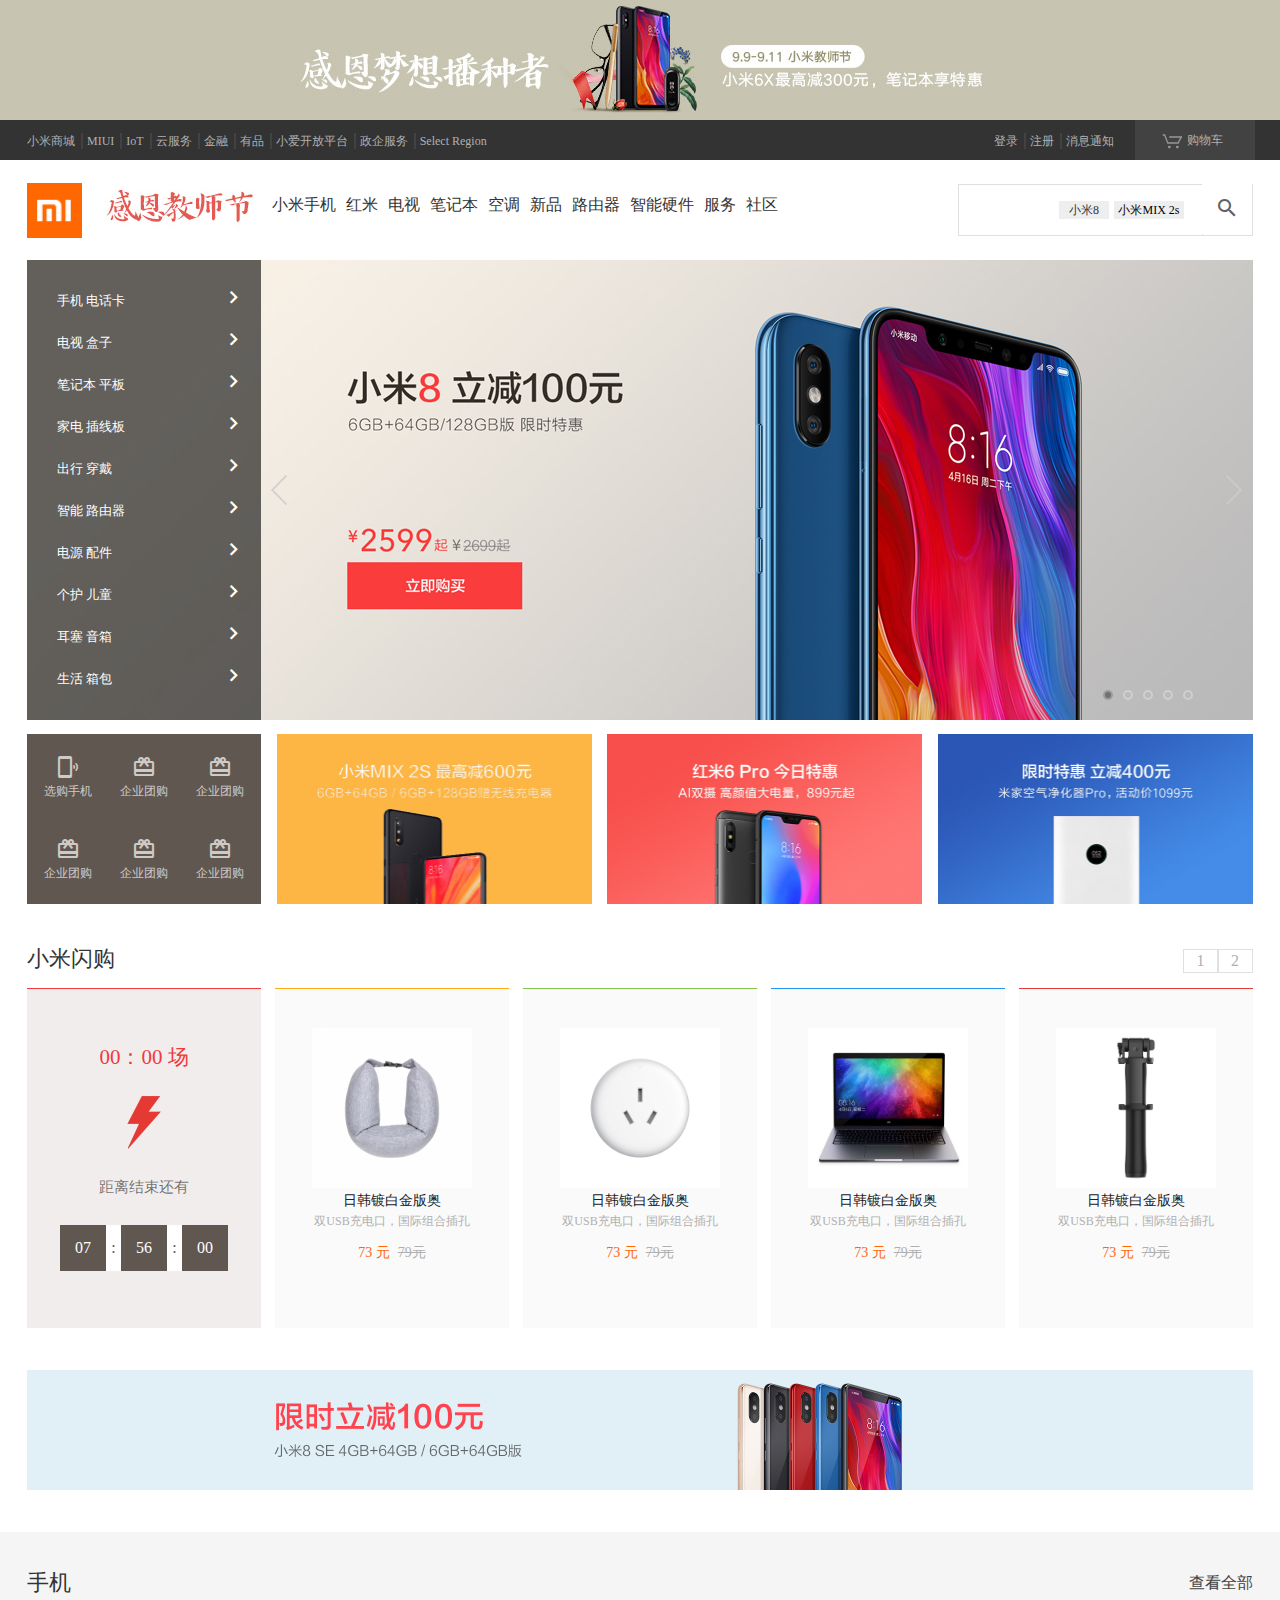
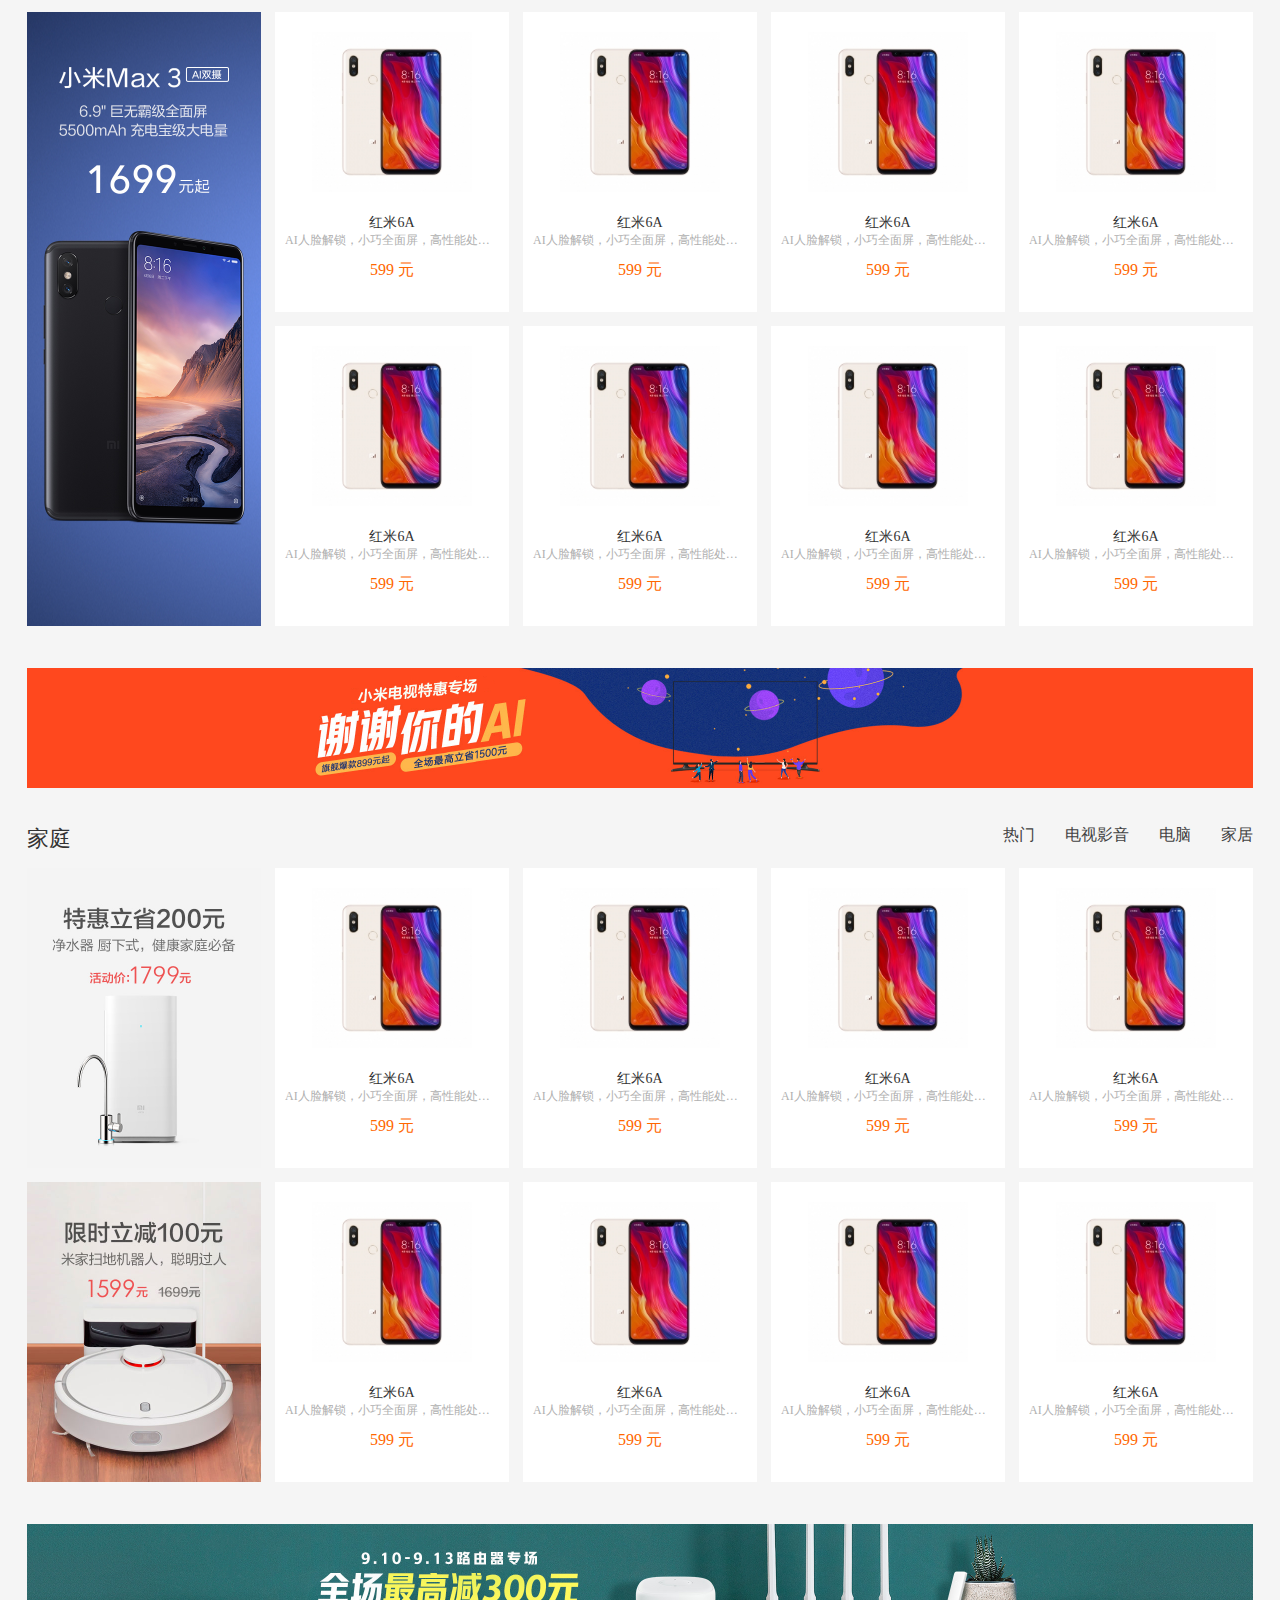
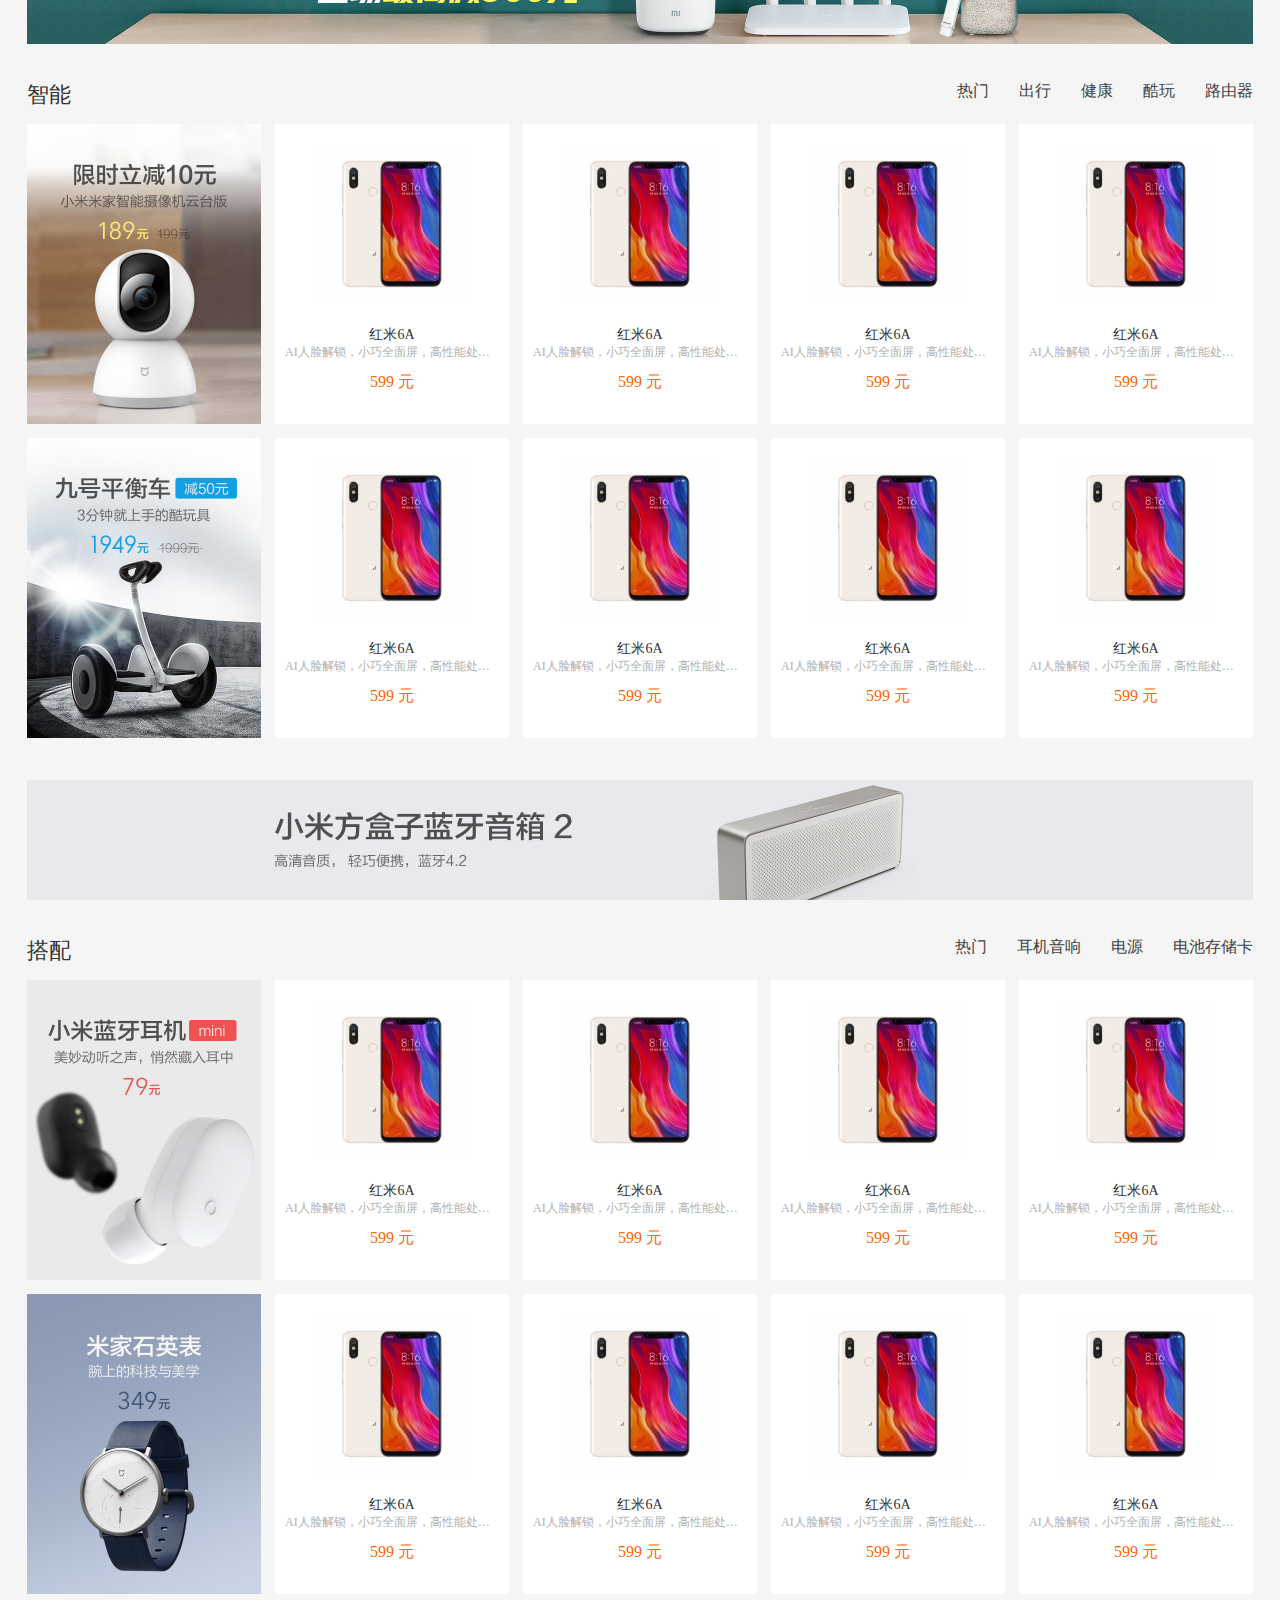
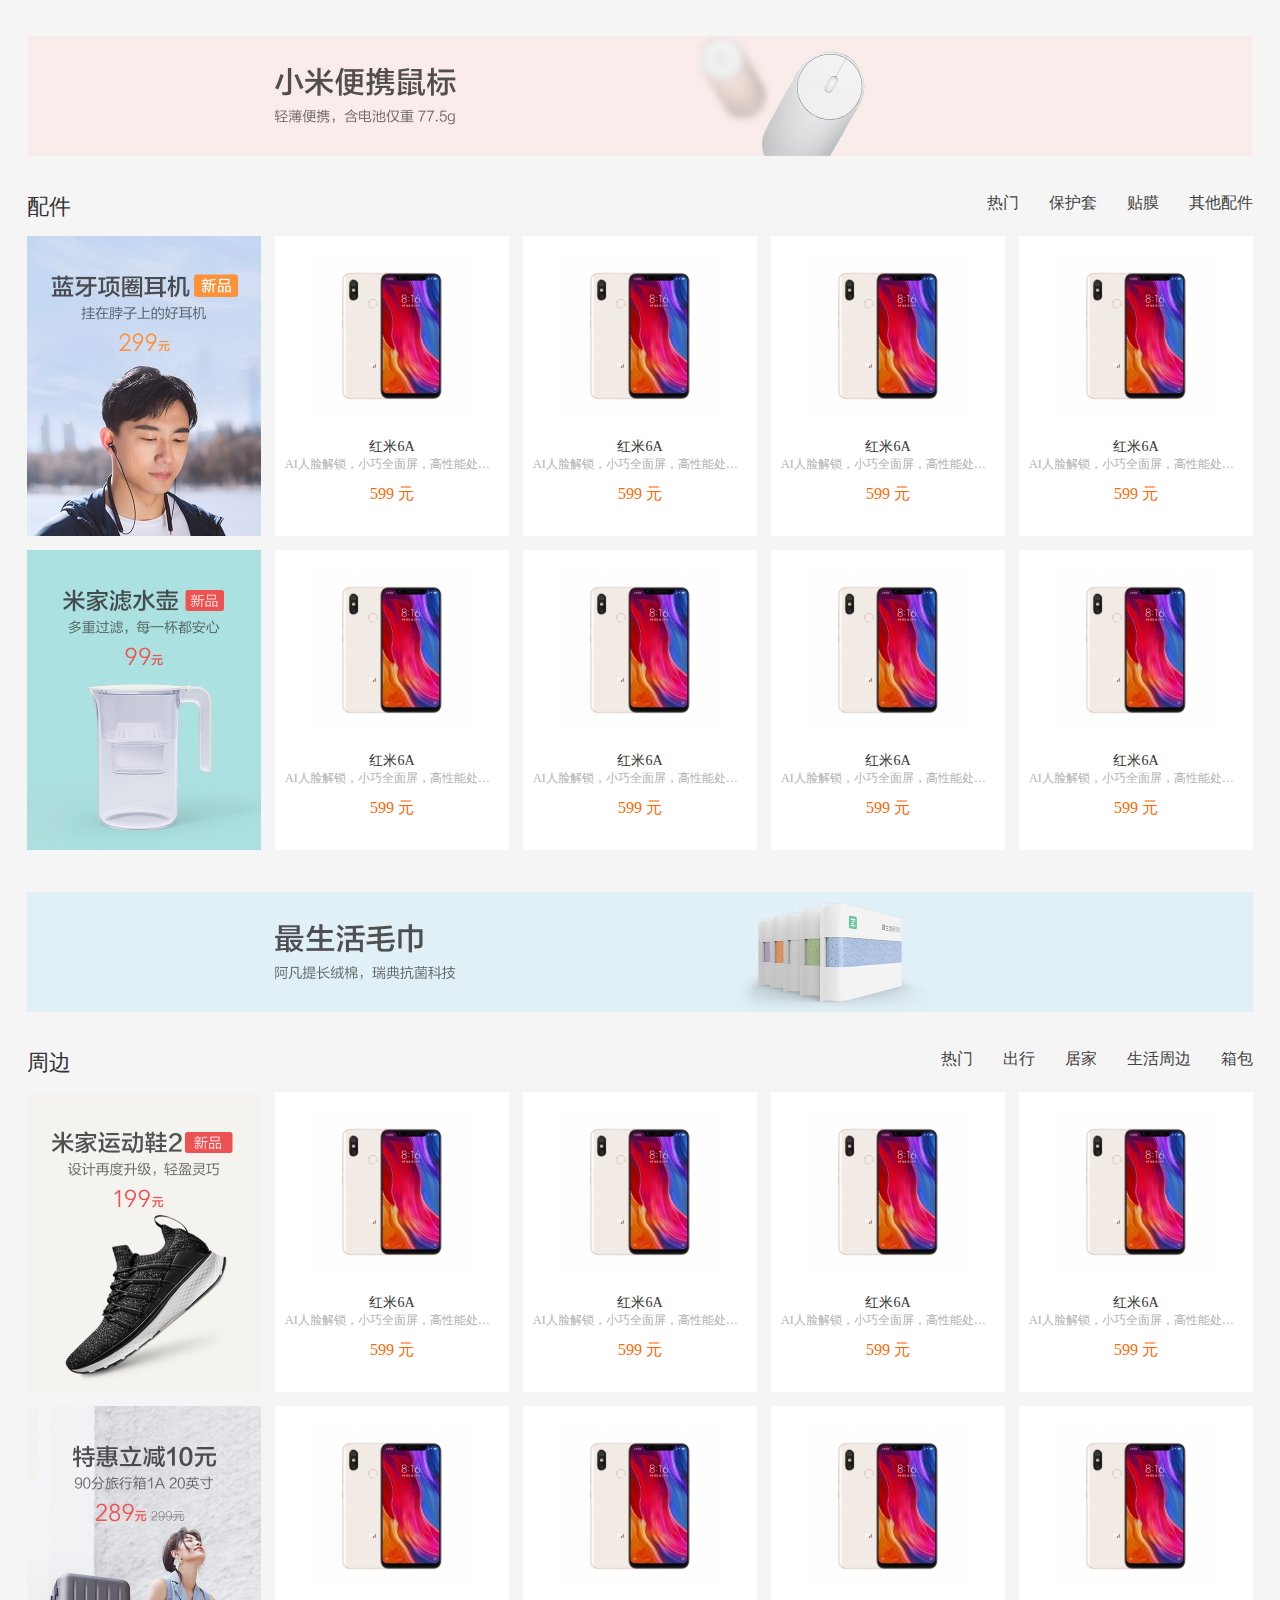
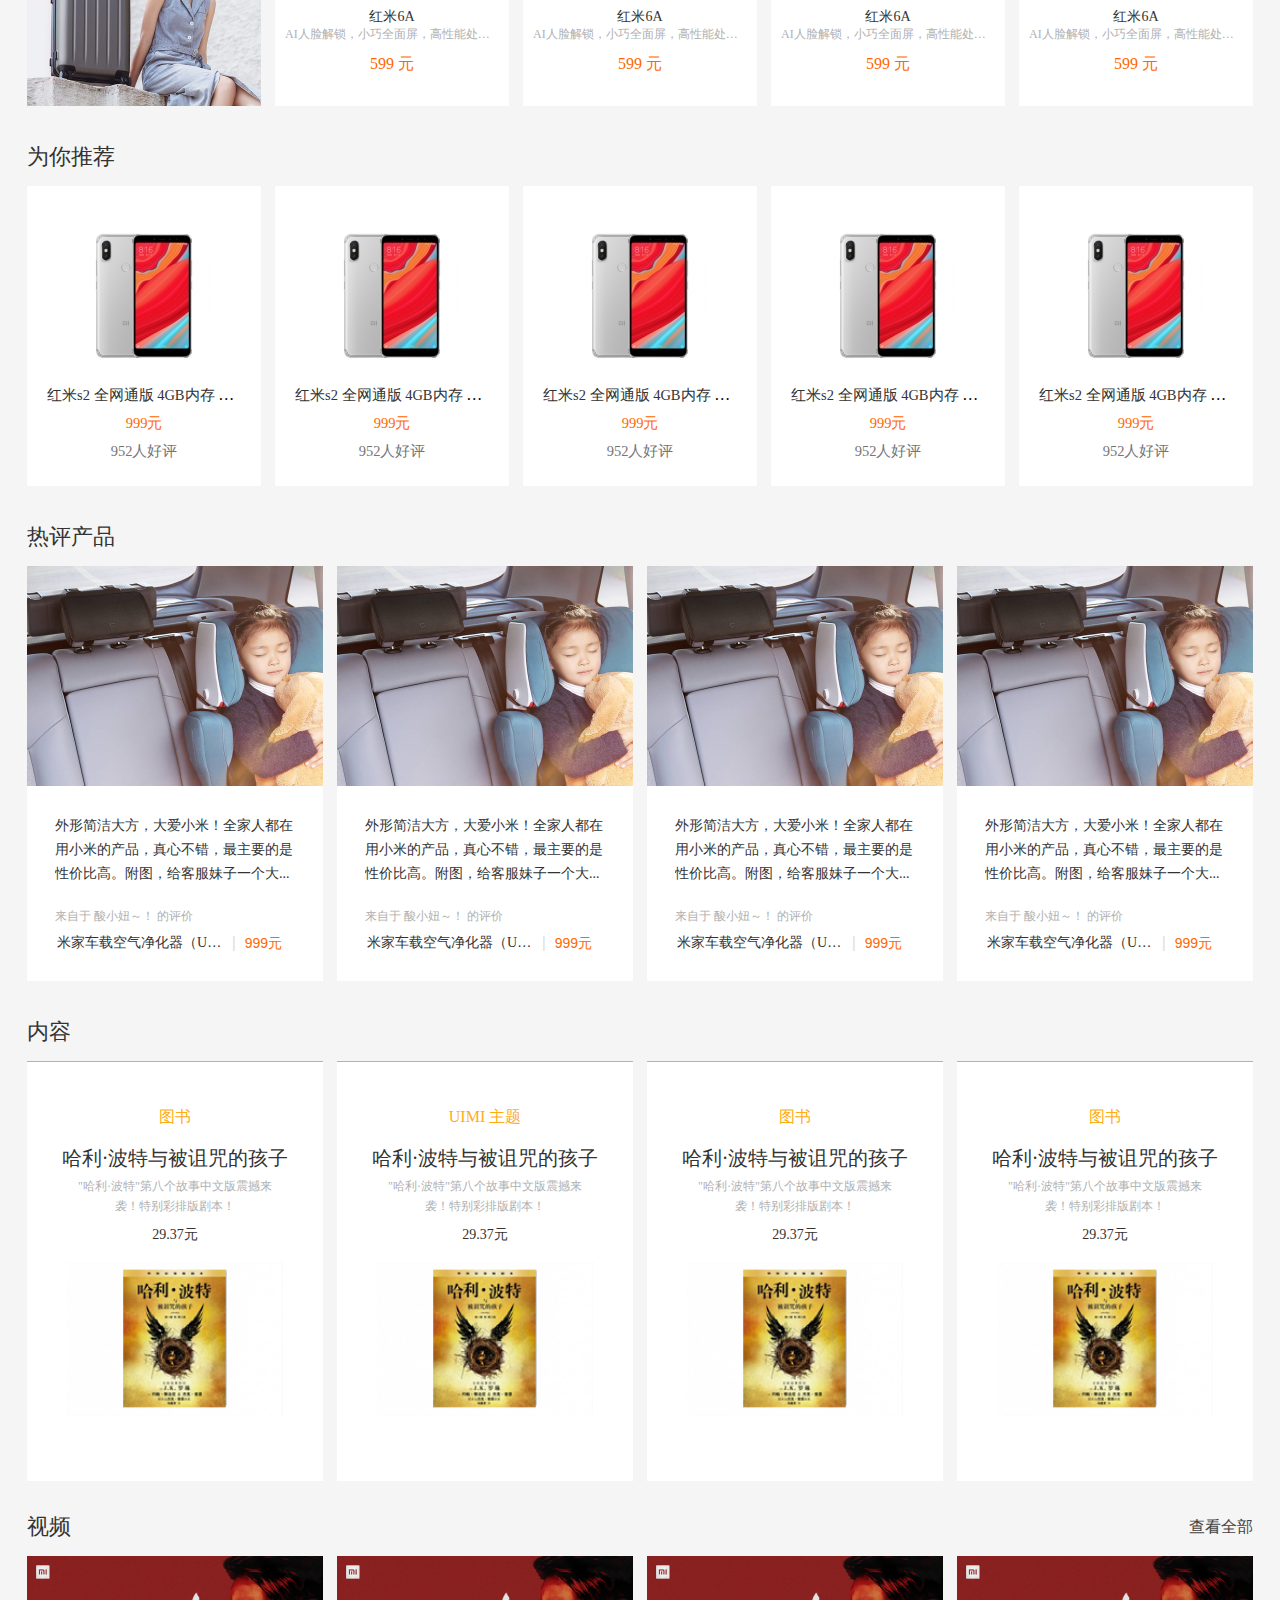
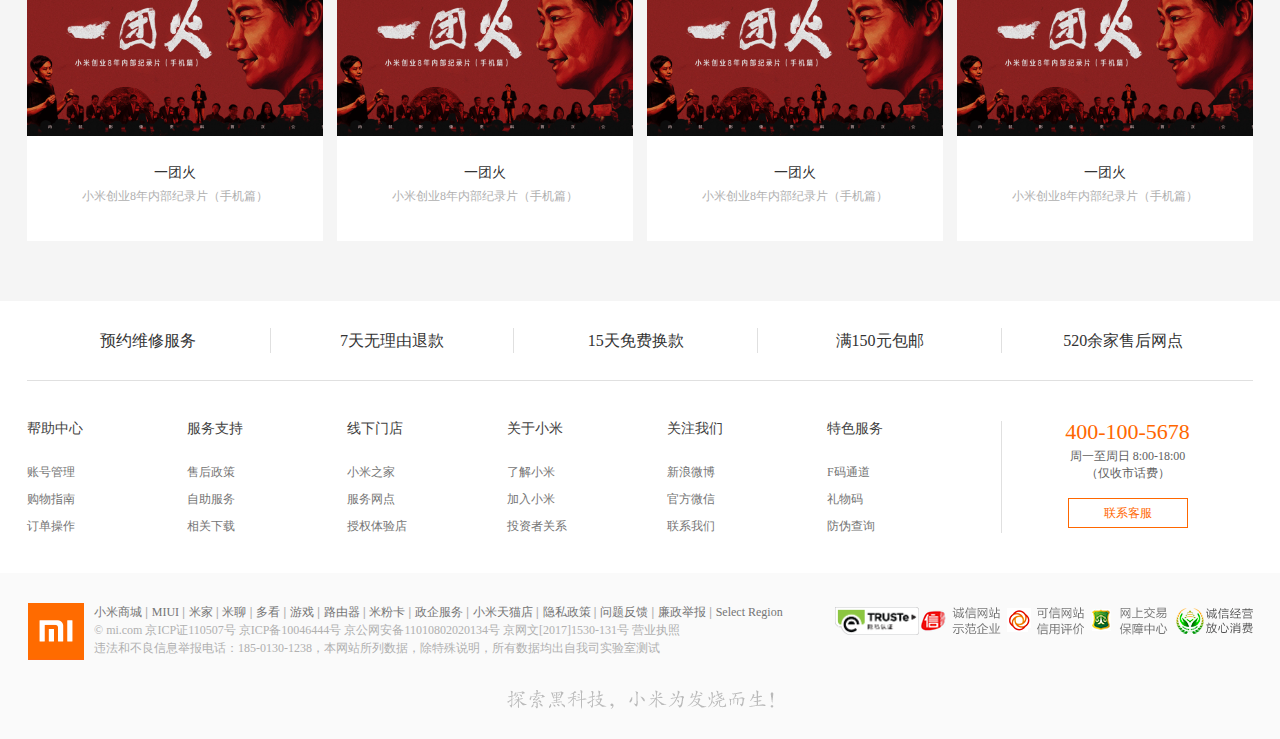
<file: index.html>
<!DOCTYPE html>
<html>
	<head>
		<meta charset="utf-8" />
		<title>小米官网</title>
		<link rel="shortcut icon" href="img/favicon.ico" type="image/x-icon">
		<link rel="stylesheet" type="text/css" href="css/cssreset.css"/>
		<link rel="stylesheet" type="text/css" href="css/stlye.css"/>
		<!-- Google Fonts -->
    	<link href="https://fonts.googleapis.com/css?family=Roboto:400,700&subset=latin,cyrillic-ext" rel="stylesheet" type="text/css">
		<link href="https://fonts.googleapis.com/icon?family=Material+Icons" rel="stylesheet" type="text/css">
		<style type="text/css">
			
		</style>
	</head>
	<body>
		<div class="header">
			<div class="logo">
			</div>
			<nav>
				<div class="nav">
					<ul class="nav-left">
					   		<li><a href="#">小米商城</a></li>
					   		<li><a href="#">MIUI</a></li>
					   		<li><a href="#">IoT</a></li>
					   		<li><a href="#">云服务</a></li>
					   		<li><a href="#">金融</a></li>
					   		<li><a href="#">有品</a></li>
					   		<li><a href="#">小爱开放平台</a></li>
					   		<li><a href="#">政企服务</a></li>
					   		<li><a href="#">Select Region</a></li>
					</ul>
					<ul class="nav-right">
					   		<li><a href="index/entry.html" target="_blank">登录</a></li>
					   		<li><a href="index/register.html" target="_blank">注册</a></li>
					   		<li><a href="#">消息通知</a></li>
					   		<li><a href="#"><img src="img/11.png"/>购物车</a>
					   			<div class="cart">
					   				<div class="">
					   					购物车中还没有商品，赶紧选购吧！
					   				</div>
					   			</div>
					   		</li>
					</ul>
				</div>
			</nav>
			<div class="nav2">
					<ul class="nav-con">
						<li><a href="#"><img src="img/mi-logo.png"/></a></li>
						<li><a href="#"><img src="img/111.jpg"/></a></li>
						<li><a href="#" >小米手机</a></li>
						<li><a href="#">红米</a></li>
						<li><a href="#">电视</a></li>
						<li><a href="#">笔记本</a></li>
						<li><a href="#">空调</a></li>
						<li><a href="#">新品</a></li>
						<li><a href="#">路由器</a></li>
						<li><a href="#">智能硬件</a></li>
						<li><a href="#">服务</a></li>
						<li><a href="#">社区</a></li>
						<li>
							<div>
								<input type="text" />
								<button><i class='material-icons'>search</i>	</button>
								<p class="pvalue">
									<a href="index/index1.html">小米8</a>
									<span>小米MIX&nbsp;2s</span>
								</p>
							</div>
						</li>
					</ul>
					<div class="">
						
					</div>
			</div>
			<div id="wrap">
	    		<ul id="box">
	    			<li><a href="#"><img src="img/xmad_15360762648527_QjlBu.jpg" alt=""></a></li>
	    			<li><a href="#"><img src="img/xmad_15357307990199_HfpnA.jpg" alt=""></a></li>
	    			<li><a href="#"><img src="img/xmad_15363212838527_wIxHl.jpg" alt=""></a></li>
	    			<li><a href="#"><img src="img/xmad_15338982677936_eQTJk .jpg" alt=""></a></li>
	    			<li><a href="#"><img src="img/xmad_15362275039661_hyGVp.jpg" alt=""></a></li>
	    		</ul>
	    		<ol id="oll">
	    			<li class="current"></li>
	    			<li></li>
	    			<li></li>
	    			<li></li>
	    			<li></li>
	    		</ol>
	    		<div class="right-left">
	    			<a class="left">左</a>
	    			<a class="right">右</a>
	    		</div>
	    		<ul class="menu">
	    			<li>
	    				<a href="#">手机&nbsp;电话卡<i class="material-icons">keyboard_arrow_right</i> </a>
	    				<div>
	    					1
	    				</div>
	    			</li>
	    			<li>
	    				<a href="#">电视&nbsp;盒子<i class="material-icons">keyboard_arrow_right</i> </a>
	    				<div>
	    					2
	    				</div>
	    			</li>
	    			<li>
	    				<a href="#">笔记本&nbsp;平板<i class="material-icons">keyboard_arrow_right</i> </a>
	    				<div>
	    					3
	    				</div>
	    			</li>
	    			<li>
	    				<a href="#">家电&nbsp;插线板<i class="material-icons">keyboard_arrow_right</i> </a>
	    				<div>
	    					4
	    				</div>
	    			</li>
	    			<li>
	    				<a href="#">出行&nbsp;穿戴<i class="material-icons">keyboard_arrow_right</i> </a>
	    				<div>
	    					5
	    				</div>
	    			</li>
	    			<li>
	    				<a href="#">智能&nbsp;路由器<i class="material-icons">keyboard_arrow_right</i> </a>
	    				<div>
	    					6
	    				</div>
	    			</li>
	    			<li>
	    				<a href="#">电源&nbsp;配件<i class="material-icons">keyboard_arrow_right</i> </a>
	    				<div>
	    					7
	    				</div>
	    			</li>
	    			<li>
	    				<a href="#">个护&nbsp;儿童<i class="material-icons">keyboard_arrow_right</i> </a>
	    				<div>
	    					8
	    				</div>
	    			</li>
	    			<li>
	    				<a href="#">耳塞&nbsp;音箱<i class="material-icons">keyboard_arrow_right</i> </a>
	    				<div>
	    					9
	    				</div>
	    			</li>
	    			<li>
	    				<a href="#">生活&nbsp;箱包<i class="material-icons">keyboard_arrow_right</i> </a>
	    				<div>
	    					10
	    				</div>
	    			</li>
	    		</ul>
    	</div>
    		<div class="content">
    			<ul>
    				<li>
    					<ul class="nav-one">
		    				<li><a href="#"><i class="material-icons">phonelink_ring</i><br />选购手机</a></li>
		    				<li><a href="#"><i class="material-icons">card_giftcard</i><br>企业团购</a></li>
		    				<li><a href="#"><i class="material-icons">card_giftcard</i><br>企业团购</a></li>
		    				<li><a href="#"><i class="material-icons">card_giftcard</i><br>企业团购</a></li>
		    				<li><a href="#"><i class="material-icons">card_giftcard</i><br>企业团购</a></li>
		    				<li><a href="#"><i class="material-icons">card_giftcard</i><br>企业团购</a></li>
		    			</ul>
    				</li>
    				<li><img src="img/xmad_15364234632354_WUkMX.jpg"></li>
    				<li><img src="img/xmad_15363201589327_fRVAO.jpg"></li>
    				<li><img src="img/xmad_15362058914119_AxeNa.jpg"></li>
    			</ul>
    		</div>
    		<div class="content-one">
    			<h3>
    				小米闪购
    				<p class="around">
    					<a >1</a>
    					<a >2</a>
    				</p>
    			</h3>
    			<div >
	    			<div class="content-one-left">
	    				<h3>00：00&nbsp;场</h3>
	    				<img src="img/flashpurchase.png"/>
	    				<p>距离结束还有</p>
	    				<ul class="clear-both">
	    					<li>07</li>
	    					<li>:</li>
	    					<li>56</li>
	    					<li>:</li>
	    					<li>00</li>
	    				</ul>
	    			</div>
	    			<div class="content-one-right">
	    				<ul>
		    				<li>
		    					<a href="#">
			    					<img src="img/43.jpg" alt="">
									<h4 class="des">日韩镀白金版奥</h4>
									<p class="desc">双USB充电口，国际组合插孔</p>
									<p class="icon">
										<span>73&nbsp;元</span>&nbsp;
										<span><del>79元</del></span>
									</p>
		    					</a>
		    				</li>
		    				<li>
		    					<a href="#">
			    					<img src="img/07.jpg" alt="">
									<h4 class="des">日韩镀白金版奥</h4>
									<p class="desc">双USB充电口，国际组合插孔</p>
									<p class="icon">
										<span>73&nbsp;元</span>&nbsp;
										<span><del>79元</del></span>
									</p>
		    					</a>
		    				</li>
		    				<li>
		    					<a href="#">
			    					<img src="img/09.jpg" alt="">
									<h4 class="des">日韩镀白金版奥</h4>
									<p class="desc">双USB充电口，国际组合插孔</p>
									<p class="icon">
										<span>73&nbsp;元</span>&nbsp;
										<span><del>79元</del></span>
									</p>
		    					</a>
		    				</li>
		    				<li>
		    					<a href="#">
			    					<img src="img/01.jpg" alt="">
									<h4 class="des">日韩镀白金版奥</h4>
									<p class="desc">双USB充电口，国际组合插孔</p>
									<p class="icon">
										<span>73&nbsp;元</span>&nbsp;
										<span><del>79元</del></span>
									</p>
		    					</a>
		    				</li>
		    				<li>
		    					<a href="#">
			    					<img src="img/02.jpg" alt="">
									<h4 class="des">日韩镀白金版奥</h4>
									<p class="desc">双USB充电口，国际组合插孔</p>
									<p class="icon">
										<span>73&nbsp;元</span>&nbsp;
										<span><del>79元</del></span>
									</p>
		    					</a>
		    				</li>
		    				<li>
		    					<a href="#">
		    					<img src="img/T1a3DvB7hv1RXrhCrK!220x220.jpg" alt="">
			    					
									<h4 class="des">日韩镀白金版奥</h4>
									<p class="desc">双USB充电口，国际组合插孔</p>
									<p class="icon">
										<span>73&nbsp;元</span>&nbsp;
										<span><del>79元</del></span>
									</p>
		    					</a>
		    				</li>
		    				<li>
		    					<a href="#">
		    					<img src="img/pms_1524636075.71677607!220x220.jpg" alt="" >
									<h4 class="des">日韩镀白金版奥</h4>
									<p class="desc">双USB充电口，国际组合插孔</p>
									<p class="icon">
										<span>73&nbsp;元</span>&nbsp;
										<span><del>79元</del></span>
									</p>
		    					</a>
		    				</li>
		    			</ul>
	    			</div>
    			</div>
    		</div>
			<div class="logo-one">
				<a href="#"><img src="img/xmad_15363122711877_Quvbz.jpg"/></a>
			</div>
		</div>
		<div class="neck">
			<!--手机-->
			<div class="neck-mobile clear-both">
				<h3>
					手机
					<a href="#">
						查看全部
					</a>
				</h3>
				<div class="neck-mobile-left clear-both">
					<a href="#">
						<img src="img/xmad_15323220713837_GLBVX.jpg"/>
				</a>
				</div>
				<div class="neck-mobile-right clear-both">
					<ul class="clear-both">
						<li>
							<a href="#">
								<img src="img/pms_1528092587.49664451!220x220.jpg"/>
								<h3>红米6A</h3>
								<p>AI人脸解锁，小巧全面屏，高性能处理器</p>
								<span>599&nbsp;元</span>
							</a>
						</li>
						<li>
							<a href="#">
								<img src="img/pms_1528092587.49664451!220x220.jpg"/>
								<h3>红米6A</h3>
								<p>AI人脸解锁，小巧全面屏，高性能处理器</p>
								<span>599&nbsp;元</span>
							</a>
						</li>
						<li>
							<a href="#">
								<img src="img/pms_1528092587.49664451!220x220.jpg"/>
								<h3>红米6A</h3>
								<p>AI人脸解锁，小巧全面屏，高性能处理器</p>
								<span>599&nbsp;元</span>
							</a>
						</li>
						<li>
							<a href="#">
								<img src="img/pms_1528092587.49664451!220x220.jpg"/>
								<h3>红米6A</h3>
								<p>AI人脸解锁，小巧全面屏，高性能处理器</p>
								<span>599&nbsp;元</span>
							</a>
						</li>
						<li>
							<a href="#">
								<img src="img/pms_1528092587.49664451!220x220.jpg"/>
								<h3>红米6A</h3>
								<p>AI人脸解锁，小巧全面屏，高性能处理器</p>
								<span>599&nbsp;元</span>
							</a>
						</li>
						<li>
							<a href="#">
								<img src="img/pms_1528092587.49664451!220x220.jpg"/>
								<h3>红米6A</h3>
								<p>AI人脸解锁，小巧全面屏，高性能处理器</p>
								<span>599&nbsp;元</span>
							</a>
						</li>
						<li>
							<a href="#">
								<img src="img/pms_1528092587.49664451!220x220.jpg"/>
								<h3>红米6A</h3>
								<p>AI人脸解锁，小巧全面屏，高性能处理器</p>
								<span>599&nbsp;元</span>
							</a>
						</li>
						<li>
							<a href="#">
								<img src="img/pms_1528092587.49664451!220x220.jpg"/>
								<h3>红米6A</h3>
								<p>AI人脸解锁，小巧全面屏，高性能处理器</p>
								<span>599&nbsp;元</span>
							</a>
						</li>
					</ul>
				</div>
			</div>
			<!--家庭-->
			<div class="neck-content">
				<div class="logo-one logo-two">
					<a href="#">
						<img src="img/xmad_15364219242183_TjUaK.jpg"/>
					</a>
				</div>
				<div class="neck-home clear_both">
					<h3>
						家庭
						<a href="#">家居</a>
						<a href="#">电脑</a>
						<a href="#">电视影音</a>
						<a href="#">热门</a>
					</h3>
					<div class="neck-home-left clear-both">
						<ul>
							<li><a href="#"><img src="img/xmad_15361148002852_yjEHC.jpg"></a></li>
							<li><a href="#"><img src="img/xmad_15166222304108_QxWFY.jpg"></a></li>
						</ul>
					</div>
					<div class="neck-home-right clear-both">
						<ul class="clear-both">
							<li>
								<a href="#">
									<img src="img/pms_1528092587.49664451!220x220.jpg"/>
									<h3>红米6A</h3>
									<p>AI人脸解锁，小巧全面屏，高性能处理器</p>
									<span>599&nbsp;元</span>
								</a>
								<div class="review-wrapper"> 
									<a href="//item.mi.com/1181600012.html"  target="_blank" > 
										<span class="review">一如既往的好，小米情怀</span> 
										<span class="author"> 来自于 惊喜 的评价 <span class="date" data-date="1526391225"></span> </span> 
									</a> 
								</div>
							</li>
							<li>
								<a href="#">
									<img src="img/pms_1528092587.49664451!220x220.jpg"/>
									<h3>红米6A</h3>
									<p>AI人脸解锁，小巧全面屏，高性能处理器</p>
									<span>599&nbsp;元</span>
								</a>
								<div class="review-wrapper"> 
									<a href="//item.mi.com/1181600012.html"  target="_blank" > 
										<span class="review">一如既往的好，小米情怀</span> 
										<span class="author"> 来自于 惊喜 的评价 <span class="date" data-date="1526391225"></span> </span> 
									</a> 
								</div>
							</li>
							<li>
								<a href="#">
									<img src="img/pms_1528092587.49664451!220x220.jpg"/>
									<h3>红米6A</h3>
									<p>AI人脸解锁，小巧全面屏，高性能处理器</p>
									<span>599&nbsp;元</span>
								</a>
								<div class="review-wrapper"> 
									<a href="//item.mi.com/1181600012.html"  target="_blank" > 
										<span class="review">一如既往的好，小米情怀</span> 
										<span class="author"> 来自于 惊喜 的评价 <span class="date" data-date="1526391225"></span> </span> 
									</a> 
								</div>
							</li>
							<li>
								<a href="#">
									<img src="img/pms_1528092587.49664451!220x220.jpg"/>
									<h3>红米6A</h3>
									<p>AI人脸解锁，小巧全面屏，高性能处理器</p>
									<span>599&nbsp;元</span>
								</a>
								<div class="review-wrapper"> 
									<a href="//item.mi.com/1181600012.html"  target="_blank" > 
										<span class="review">一如既往的好，小米情怀</span> 
										<span class="author"> 来自于 惊喜 的评价 <span class="date" data-date="1526391225"></span> </span> 
									</a> 
								</div>
							</li>
							<li>
								<a href="#">
									<img src="img/pms_1528092587.49664451!220x220.jpg"/>
									<h3>红米6A</h3>
									<p>AI人脸解锁，小巧全面屏，高性能处理器</p>
									<span>599&nbsp;元</span>
								</a>
								<div class="review-wrapper"> 
									<a href="//item.mi.com/1181600012.html"  target="_blank" > 
										<span class="review">一如既往的好，小米情怀</span> 
										<span class="author"> 来自于 惊喜 的评价 <span class="date" data-date="1526391225"></span> </span> 
									</a> 
								</div>
							</li>
							<li>
								<a href="#">
									<img src="img/pms_1528092587.49664451!220x220.jpg"/>
									<h3>红米6A</h3>
									<p>AI人脸解锁，小巧全面屏，高性能处理器</p>
									<span>599&nbsp;元</span>
								</a>
								<div class="review-wrapper"> 
									<a href="//item.mi.com/1181600012.html"  target="_blank" > 
										<span class="review">一如既往的好，小米情怀</span> 
										<span class="author"> 来自于 惊喜 的评价 <span class="date" data-date="1526391225"></span> </span> 
									</a> 
								</div>
							</li>
							<li>
								<a href="#">
									<img src="img/pms_1528092587.49664451!220x220.jpg"/>
									<h3>红米6A</h3>
									<p>AI人脸解锁，小巧全面屏，高性能处理器</p>
									<span>599&nbsp;元</span>
								</a>
								<div class="review-wrapper"> 
									<a href="//item.mi.com/1181600012.html"  target="_blank" > 
										<span class="review">一如既往的好，小米情怀</span> 
										<span class="author"> 来自于 惊喜 的评价 <span class="date" data-date="1526391225"></span> </span> 
									</a> 
								</div>
							</li>
							<li>
								<a href="#">
									<img src="img/pms_1528092587.49664451!220x220.jpg"/>
									<h3>红米6A</h3>
									<p>AI人脸解锁，小巧全面屏，高性能处理器</p>
									<span>599&nbsp;元</span>
								</a>
								<div class="review-wrapper"> 
									<a href="//item.mi.com/1181600012.html"  target="_blank" > 
										<span class="review">一如既往的好，小米情怀</span> 
										<span class="author"> 来自于 惊喜 的评价 <span class="date" data-date="1526391225"></span> </span> 
									</a> 
								</div>
							</li>
						</ul>
					</div>
				</div>
			</div>
			<!--智能-->
			<div class="neck-content">
				<div class="logo-one logo-two">
					<a href="#">
						<img src="img/xmad_15362274272398_etmdW.jpg"/>
					</a>
				</div>
				<div class="neck-home clear_both">
					<h3>
						智能
						<a href="#">路由器</a>
						<a href="#">酷玩</a>
						<a href="#">健康</a>
						<a href="#">出行</a>
						<a href="#">热门</a>
					</h3>
					<div class="neck-home-left clear-both">
						<ul>
							<li><a href="#"><img src="img/xmad_15362056386308_pRJOv.jpg"></a></li>
							<li><a href="#"><img src="img/xmad_14969993997626_ElorF.jpg"></a></li>
						</ul>
					</div>
					<div class="neck-home-right clear-both">
						<ul class="clear-both">
							<li>
								<a href="#">
									<img src="img/pms_1528092587.49664451!220x220.jpg"/>
									<h3>红米6A</h3>
									<p>AI人脸解锁，小巧全面屏，高性能处理器</p>
									<span>599&nbsp;元</span>
								</a>
								<div class="review-wrapper"> 
									<a href="//item.mi.com/1181600012.html"  target="_blank" > 
										<span class="review">一如既往的好，小米情怀</span> 
										<span class="author"> 来自于 惊喜 的评价 <span class="date" data-date="1526391225"></span> </span> 
									</a> 
								</div>
							</li>
							<li>
								<a href="#">
									<img src="img/pms_1528092587.49664451!220x220.jpg"/>
									<h3>红米6A</h3>
									<p>AI人脸解锁，小巧全面屏，高性能处理器</p>
									<span>599&nbsp;元</span>
								</a>
								<div class="review-wrapper"> 
									<a href="//item.mi.com/1181600012.html"  target="_blank" > 
										<span class="review">一如既往的好，小米情怀</span> 
										<span class="author"> 来自于 惊喜 的评价 <span class="date" data-date="1526391225"></span> </span> 
									</a> 
								</div>
							</li>
							<li>
								<a href="#">
									<img src="img/pms_1528092587.49664451!220x220.jpg"/>
									<h3>红米6A</h3>
									<p>AI人脸解锁，小巧全面屏，高性能处理器</p>
									<span>599&nbsp;元</span>
								</a>
								<div class="review-wrapper"> 
									<a href="//item.mi.com/1181600012.html"  target="_blank" > 
										<span class="review">一如既往的好，小米情怀</span> 
										<span class="author"> 来自于 惊喜 的评价 <span class="date" data-date="1526391225"></span> </span> 
									</a> 
								</div>
							</li>
							<li>
								<a href="#">
									<img src="img/pms_1528092587.49664451!220x220.jpg"/>
									<h3>红米6A</h3>
									<p>AI人脸解锁，小巧全面屏，高性能处理器</p>
									<span>599&nbsp;元</span>
								</a>
								<div class="review-wrapper"> 
									<a href="//item.mi.com/1181600012.html"  target="_blank" > 
										<span class="review">一如既往的好，小米情怀</span> 
										<span class="author"> 来自于 惊喜 的评价 <span class="date" data-date="1526391225"></span> </span> 
									</a> 
								</div>
							</li>
							<li>
								<a href="#">
									<img src="img/pms_1528092587.49664451!220x220.jpg"/>
									<h3>红米6A</h3>
									<p>AI人脸解锁，小巧全面屏，高性能处理器</p>
									<span>599&nbsp;元</span>
								</a>
								<div class="review-wrapper"> 
									<a href="//item.mi.com/1181600012.html"  target="_blank" > 
										<span class="review">一如既往的好，小米情怀</span> 
										<span class="author"> 来自于 惊喜 的评价 <span class="date" data-date="1526391225"></span> </span> 
									</a> 
								</div>
							</li>
							<li>
								<a href="#">
									<img src="img/pms_1528092587.49664451!220x220.jpg"/>
									<h3>红米6A</h3>
									<p>AI人脸解锁，小巧全面屏，高性能处理器</p>
									<span>599&nbsp;元</span>
								</a>
								<div class="review-wrapper"> 
									<a href="//item.mi.com/1181600012.html"  target="_blank" > 
										<span class="review">一如既往的好，小米情怀</span> 
										<span class="author"> 来自于 惊喜 的评价 <span class="date" data-date="1526391225"></span> </span> 
									</a> 
								</div>
							</li>
							<li>
								<a href="#">
									<img src="img/pms_1528092587.49664451!220x220.jpg"/>
									<h3>红米6A</h3>
									<p>AI人脸解锁，小巧全面屏，高性能处理器</p>
									<span>599&nbsp;元</span>
								</a>
								<div class="review-wrapper"> 
									<a href="//item.mi.com/1181600012.html"  target="_blank" > 
										<span class="review">一如既往的好，小米情怀</span> 
										<span class="author"> 来自于 惊喜 的评价 <span class="date" data-date="1526391225"></span> </span> 
									</a> 
								</div>
							</li>
							<li>
								<a href="#">
									<img src="img/pms_1528092587.49664451!220x220.jpg"/>
									<h3>红米6A</h3>
									<p>AI人脸解锁，小巧全面屏，高性能处理器</p>
									<span>599&nbsp;元</span>
								</a>
								<div class="review-wrapper"> 
									<a href="//item.mi.com/1181600012.html"  target="_blank" > 
										<span class="review">一如既往的好，小米情怀</span> 
										<span class="author"> 来自于 惊喜 的评价 <span class="date" data-date="1526391225"></span> </span> 
									</a> 
								</div>
							</li>
						</ul>
					</div>
					</div>
					</div>
			<!--搭配-->
			<div class="neck-content">
				<div class="logo-one logo-two">
					<a href="#">
						<img src="img/xmad_15204799796935_WjnpM.jpg"/>
					</a>
				</div>
				<div class="neck-home clear_both">
					<h3>
						搭配
						<a href="#">电池存储卡</a>
						<a href="#">电源</a>
						<a href="#">耳机音响</a>
						<a href="#">热门</a>
					</h3>
					<div class="neck-home-left clear-both">
						<ul>
							<li><a href="#"><img src="img/xmad_15365645746268_AbyRf.jpg"></a></li>
							<li><a href="#"><img src="img/xmad_15361151164481_dhyZE.jpg"></a></li>
						</ul>
					</div>
					<div class="neck-home-right clear-both">
						<ul class="clear-both">
							<li>
								<a href="#">
									<img src="img/pms_1528092587.49664451!220x220.jpg"/>
									<h3>红米6A</h3>
									<p>AI人脸解锁，小巧全面屏，高性能处理器</p>
									<span>599&nbsp;元</span>
								</a>
								<div class="review-wrapper"> 
									<a href="//item.mi.com/1181600012.html"  target="_blank" > 
										<span class="review">一如既往的好，小米情怀</span> 
										<span class="author"> 来自于 惊喜 的评价 <span class="date" data-date="1526391225"></span> </span> 
									</a> 
								</div>
							</li>
							<li>
								<a href="#">
									<img src="img/pms_1528092587.49664451!220x220.jpg"/>
									<h3>红米6A</h3>
									<p>AI人脸解锁，小巧全面屏，高性能处理器</p>
									<span>599&nbsp;元</span>
								</a>
								<div class="review-wrapper"> 
									<a href="//item.mi.com/1181600012.html"  target="_blank" > 
										<span class="review">一如既往的好，小米情怀</span> 
										<span class="author"> 来自于 惊喜 的评价 <span class="date" data-date="1526391225"></span> </span> 
									</a> 
								</div>
							</li>
							<li>
								<a href="#">
									<img src="img/pms_1528092587.49664451!220x220.jpg"/>
									<h3>红米6A</h3>
									<p>AI人脸解锁，小巧全面屏，高性能处理器</p>
									<span>599&nbsp;元</span>
								</a>
								<div class="review-wrapper"> 
									<a href="//item.mi.com/1181600012.html"  target="_blank" > 
										<span class="review">一如既往的好，小米情怀</span> 
										<span class="author"> 来自于 惊喜 的评价 <span class="date" data-date="1526391225"></span> </span> 
									</a> 
								</div>
							</li>
							<li>
								<a href="#">
									<img src="img/pms_1528092587.49664451!220x220.jpg"/>
									<h3>红米6A</h3>
									<p>AI人脸解锁，小巧全面屏，高性能处理器</p>
									<span>599&nbsp;元</span>
								</a>
								<div class="review-wrapper"> 
									<a href="//item.mi.com/1181600012.html"  target="_blank" > 
										<span class="review">一如既往的好，小米情怀</span> 
										<span class="author"> 来自于 惊喜 的评价 <span class="date" data-date="1526391225"></span> </span> 
									</a> 
								</div>
							</li>
							<li>
								<a href="#">
									<img src="img/pms_1528092587.49664451!220x220.jpg"/>
									<h3>红米6A</h3>
									<p>AI人脸解锁，小巧全面屏，高性能处理器</p>
									<span>599&nbsp;元</span>
								</a>
								<div class="review-wrapper"> 
									<a href="//item.mi.com/1181600012.html"  target="_blank" > 
										<span class="review">一如既往的好，小米情怀</span> 
										<span class="author"> 来自于 惊喜 的评价 <span class="date" data-date="1526391225"></span> </span> 
									</a> 
								</div>
							</li>
							<li>
								<a href="#">
									<img src="img/pms_1528092587.49664451!220x220.jpg"/>
									<h3>红米6A</h3>
									<p>AI人脸解锁，小巧全面屏，高性能处理器</p>
									<span>599&nbsp;元</span>
								</a>
								<div class="review-wrapper"> 
									<a href="//item.mi.com/1181600012.html"  target="_blank" > 
										<span class="review">一如既往的好，小米情怀</span> 
										<span class="author"> 来自于 惊喜 的评价 <span class="date" data-date="1526391225"></span> </span> 
									</a> 
								</div>
							</li>
							<li>
								<a href="#">
									<img src="img/pms_1528092587.49664451!220x220.jpg"/>
									<h3>红米6A</h3>
									<p>AI人脸解锁，小巧全面屏，高性能处理器</p>
									<span>599&nbsp;元</span>
								</a>
								<div class="review-wrapper"> 
									<a href="//item.mi.com/1181600012.html"  target="_blank" > 
										<span class="review">一如既往的好，小米情怀</span> 
										<span class="author"> 来自于 惊喜 的评价 <span class="date" data-date="1526391225"></span> </span> 
									</a> 
								</div>
							</li>
							<li>
								<a href="#">
									<img src="img/pms_1528092587.49664451!220x220.jpg"/>
									<h3>红米6A</h3>
									<p>AI人脸解锁，小巧全面屏，高性能处理器</p>
									<span>599&nbsp;元</span>
								</a>
								<div class="review-wrapper"> 
									<a href="//item.mi.com/1181600012.html"  target="_blank" > 
										<span class="review">一如既往的好，小米情怀</span> 
										<span class="author"> 来自于 惊喜 的评价 <span class="date" data-date="1526391225"></span> </span> 
									</a> 
								</div>
							</li>
						</ul>
					</div>
					</div>
					</div>
			<!--配件-->
			<div class="neck-content">
				<div class="logo-one logo-two">
					<a href="#">
						<img src="img/xmad_15204798088946_YvzWs.jpg"/>
					</a>
				</div>
				<div class="neck-home clear_both">
					<h3>
						配件
						<a href="#">其他配件</a>
						<a href="#">贴膜</a>
						<a href="#">保护套</a>
						<a href="#">热门</a>
					</h3>
					<div class="neck-home-left clear-both">
						<ul>
							<li><a href="#"><img src="img/xmad_15222058002076_sWEmR.jpg"></a></li>
							<li><a href="#"><img src="img/xmad_15290668700648_LpwQf.jpg"></a></li>
						</ul>
					</div>
					<div class="neck-home-right clear-both">
						<ul class="clear-both">
							<li>
								<a href="#">
									<img src="img/pms_1528092587.49664451!220x220.jpg"/>
									<h3>红米6A</h3>
									<p>AI人脸解锁，小巧全面屏，高性能处理器</p>
									<span>599&nbsp;元</span>
								</a>
								<div class="review-wrapper"> 
									<a href="//item.mi.com/1181600012.html"  target="_blank" > 
										<span class="review">一如既往的好，小米情怀</span> 
										<span class="author"> 来自于 惊喜 的评价 <span class="date" data-date="1526391225"></span> </span> 
									</a> 
								</div>
							</li>
							<li>
								<a href="#">
									<img src="img/pms_1528092587.49664451!220x220.jpg"/>
									<h3>红米6A</h3>
									<p>AI人脸解锁，小巧全面屏，高性能处理器</p>
									<span>599&nbsp;元</span>
								</a>
								<div class="review-wrapper"> 
									<a href="//item.mi.com/1181600012.html"  target="_blank" > 
										<span class="review">一如既往的好，小米情怀</span> 
										<span class="author"> 来自于 惊喜 的评价 <span class="date" data-date="1526391225"></span> </span> 
									</a> 
								</div>
							</li>
							<li>
								<a href="#">
									<img src="img/pms_1528092587.49664451!220x220.jpg"/>
									<h3>红米6A</h3>
									<p>AI人脸解锁，小巧全面屏，高性能处理器</p>
									<span>599&nbsp;元</span>
								</a>
								<div class="review-wrapper"> 
									<a href="//item.mi.com/1181600012.html"  target="_blank" > 
										<span class="review">一如既往的好，小米情怀</span> 
										<span class="author"> 来自于 惊喜 的评价 <span class="date" data-date="1526391225"></span> </span> 
									</a> 
								</div>
							</li>
							<li>
								<a href="#">
									<img src="img/pms_1528092587.49664451!220x220.jpg"/>
									<h3>红米6A</h3>
									<p>AI人脸解锁，小巧全面屏，高性能处理器</p>
									<span>599&nbsp;元</span>
								</a>
								<div class="review-wrapper"> 
									<a href="//item.mi.com/1181600012.html"  target="_blank" > 
										<span class="review">一如既往的好，小米情怀</span> 
										<span class="author"> 来自于 惊喜 的评价 <span class="date" data-date="1526391225"></span> </span> 
									</a> 
								</div>
							</li>
							<li>
								<a href="#">
									<img src="img/pms_1528092587.49664451!220x220.jpg"/>
									<h3>红米6A</h3>
									<p>AI人脸解锁，小巧全面屏，高性能处理器</p>
									<span>599&nbsp;元</span>
								</a>
								<div class="review-wrapper"> 
									<a href="//item.mi.com/1181600012.html"  target="_blank" > 
										<span class="review">一如既往的好，小米情怀</span> 
										<span class="author"> 来自于 惊喜 的评价 <span class="date" data-date="1526391225"></span> </span> 
									</a> 
								</div>
							</li>
							<li>
								<a href="#">
									<img src="img/pms_1528092587.49664451!220x220.jpg"/>
									<h3>红米6A</h3>
									<p>AI人脸解锁，小巧全面屏，高性能处理器</p>
									<span>599&nbsp;元</span>
								</a>
								<div class="review-wrapper"> 
									<a href="//item.mi.com/1181600012.html"  target="_blank" > 
										<span class="review">一如既往的好，小米情怀</span> 
										<span class="author"> 来自于 惊喜 的评价 <span class="date" data-date="1526391225"></span> </span> 
									</a> 
								</div>
							</li>
							<li>
								<a href="#">
									<img src="img/pms_1528092587.49664451!220x220.jpg"/>
									<h3>红米6A</h3>
									<p>AI人脸解锁，小巧全面屏，高性能处理器</p>
									<span>599&nbsp;元</span>
								</a>
								<div class="review-wrapper"> 
									<a href="//item.mi.com/1181600012.html"  target="_blank" > 
										<span class="review">一如既往的好，小米情怀</span> 
										<span class="author"> 来自于 惊喜 的评价 <span class="date" data-date="1526391225"></span> </span> 
									</a> 
								</div>
							</li>
							<li>
								<a href="#">
									<img src="img/pms_1528092587.49664451!220x220.jpg"/>
									<h3>红米6A</h3>
									<p>AI人脸解锁，小巧全面屏，高性能处理器</p>
									<span>599&nbsp;元</span>
								</a>
								<div class="review-wrapper"> 
									<a href="//item.mi.com/1181600012.html"  target="_blank" > 
										<span class="review">一如既往的好，小米情怀</span> 
										<span class="author"> 来自于 惊喜 的评价 <span class="date" data-date="1526391225"></span> </span> 
									</a> 
								</div>
							</li>
						</ul>
					</div>
					</div>
					</div>
			<!--周边-->
			<div class="neck-content">
				<div class="logo-one logo-two">
					<a href="#">
						<img src="img/xmad_15282822747649_UXhkN.jpg"/>
					</a>
				</div>
				<div class="neck-home clear_both">
					<h3>
						周边
						<a href="#">箱包</a>
						<a href="#">生活周边</a>
						<a href="#">居家</a>
						<a href="#">出行</a>
						<a href="#">热门</a>
					</h3>
					<div class="neck-home-left clear-both">
						<ul>
							<li><a href="#"><img src="img/xmad_15284596646115_wNMGC.jpg"></a></li>
							<li><a href="#"><img src="img/xmad_15362056723006_PDzpN.jpg"></a></li>
						</ul>
					</div>
					<div class="neck-home-right clear-both">
						<ul class="clear-both">
							<li>
								<a href="#">
									<img src="img/pms_1528092587.49664451!220x220.jpg"/>
									<h3>红米6A</h3>
									<p>AI人脸解锁，小巧全面屏，高性能处理器</p>
									<span>599&nbsp;元</span>
								</a>
								<div class="review-wrapper"> 
									<a href="//item.mi.com/1181600012.html"  target="_blank" > 
										<span class="review">一如既往的好，小米情怀</span> 
										<span class="author"> 来自于 惊喜 的评价 <span class="date" data-date="1526391225"></span> </span> 
									</a> 
								</div>
							</li>
							<li>
								<a href="#">
									<img src="img/pms_1528092587.49664451!220x220.jpg"/>
									<h3>红米6A</h3>
									<p>AI人脸解锁，小巧全面屏，高性能处理器</p>
									<span>599&nbsp;元</span>
								</a>
								<div class="review-wrapper"> 
									<a href="//item.mi.com/1181600012.html"  target="_blank" > 
										<span class="review">一如既往的好，小米情怀</span> 
										<span class="author"> 来自于 惊喜 的评价 <span class="date" data-date="1526391225"></span> </span> 
									</a> 
								</div>
							</li>
							<li>
								<a href="#">
									<img src="img/pms_1528092587.49664451!220x220.jpg"/>
									<h3>红米6A</h3>
									<p>AI人脸解锁，小巧全面屏，高性能处理器</p>
									<span>599&nbsp;元</span>
								</a>
								<div class="review-wrapper"> 
									<a href="//item.mi.com/1181600012.html"  target="_blank" > 
										<span class="review">一如既往的好，小米情怀</span> 
										<span class="author"> 来自于 惊喜 的评价 <span class="date" data-date="1526391225"></span> </span> 
									</a> 
								</div>
							</li>
							<li>
								<a href="#">
									<img src="img/pms_1528092587.49664451!220x220.jpg"/>
									<h3>红米6A</h3>
									<p>AI人脸解锁，小巧全面屏，高性能处理器</p>
									<span>599&nbsp;元</span>
								</a>
								<div class="review-wrapper"> 
									<a href="//item.mi.com/1181600012.html"  target="_blank" > 
										<span class="review">一如既往的好，小米情怀</span> 
										<span class="author"> 来自于 惊喜 的评价 <span class="date" data-date="1526391225"></span> </span> 
									</a> 
								</div>
							</li>
							<li>
								<a href="#">
									<img src="img/pms_1528092587.49664451!220x220.jpg"/>
									<h3>红米6A</h3>
									<p>AI人脸解锁，小巧全面屏，高性能处理器</p>
									<span>599&nbsp;元</span>
								</a>
								<div class="review-wrapper"> 
									<a href="//item.mi.com/1181600012.html"  target="_blank" > 
										<span class="review">一如既往的好，小米情怀</span> 
										<span class="author"> 来自于 惊喜 的评价 <span class="date" data-date="1526391225"></span> </span> 
									</a> 
								</div>
							</li>
							<li>
								<a href="#">
									<img src="img/pms_1528092587.49664451!220x220.jpg"/>
									<h3>红米6A</h3>
									<p>AI人脸解锁，小巧全面屏，高性能处理器</p>
									<span>599&nbsp;元</span>
								</a>
								<div class="review-wrapper"> 
									<a href="//item.mi.com/1181600012.html"  target="_blank" > 
										<span class="review">一如既往的好，小米情怀</span> 
										<span class="author"> 来自于 惊喜 的评价 <span class="date" data-date="1526391225"></span> </span> 
									</a> 
								</div>
							</li>
							<li>
								<a href="#">
									<img src="img/pms_1528092587.49664451!220x220.jpg"/>
									<h3>红米6A</h3>
									<p>AI人脸解锁，小巧全面屏，高性能处理器</p>
									<span>599&nbsp;元</span>
								</a>
								<div class="review-wrapper"> 
									<a href="//item.mi.com/1181600012.html"  target="_blank" > 
										<span class="review">一如既往的好，小米情怀</span> 
										<span class="author"> 来自于 惊喜 的评价 <span class="date" data-date="1526391225"></span> </span> 
									</a> 
								</div>
							</li>
							<li>
								<a href="#">
									<img src="img/pms_1528092587.49664451!220x220.jpg"/>
									<h3>红米6A</h3>
									<p>AI人脸解锁，小巧全面屏，高性能处理器</p>
									<span>599&nbsp;元</span>
								</a>
								<div class="review-wrapper"> 
									<a href="//item.mi.com/1181600012.html"  target="_blank" > 
										<span class="review">一如既往的好，小米情怀</span> 
										<span class="author"> 来自于 惊喜 的评价 <span class="date" data-date="1526391225"></span> </span> 
									</a> 
								</div>
							</li>
						</ul>
					</div>
					</div>
					</div>
			<!--为你推荐-->	
			<div class="nominate clear-both">
				<h3 class="title">为你推荐</h3>
				<div class="nominate-content rise">
					<ul>
						<li>
							<dl>
								<dt><a href="#"><img src="img/pms_1525938476.45866455!140x140.jpg"></a></dt>
								<dd><a href="#">红米s2&nbsp;全网通版&nbsp;4GB内存&nbsp;6GB</a></dd>
								<dd><a href="#"style="color:  #ff6700;">999元</a></dd>
								<dd><a href="#" style="color: #757575;">952人好评</a></dd>
								<dd><a href="#"></a></dd>
							</dl>
						</li>
						<li>
							<dl>
								<dt><a href="#"><img src="img/pms_1525938476.45866455!140x140.jpg"></a></dt>
								<dd><a href="#">红米s2&nbsp;全网通版&nbsp;4GB内存&nbsp;6GB</a></dd>
								<dd><a href="#"style="color:  #ff6700;">999元</a></dd>
								<dd><a href="#" style="color: #757575;">952人好评</a></dd>
								<dd><a href="#"></a></dd>
							</dl>
						</li>
						<li>
							<dl>
								<dt><a href="#"><img src="img/pms_1525938476.45866455!140x140.jpg"></a></dt>
								<dd><a href="#">红米s2&nbsp;全网通版&nbsp;4GB内存&nbsp;6GB</a></dd>
								<dd><a href="#"style="color:  #ff6700;">999元</a></dd>
								<dd><a href="#" style="color: #757575;">952人好评</a></dd>
								<dd><a href="#"></a></dd>
							</dl>
						</li>
						<li>
							<dl>
								<dt><a href="#"><img src="img/pms_1525938476.45866455!140x140.jpg"></a></dt>
								<dd><a href="#">红米s2&nbsp;全网通版&nbsp;4GB内存&nbsp;6GB</a></dd>
								<dd><a href="#"style="color:  #ff6700;">999元</a></dd>
								<dd><a href="#" style="color: #757575;">952人好评</a></dd>
								<dd><a href="#"></a></dd>
							</dl>
						</li>
						<li>
							<dl>
								<dt><a href="#"><img src="img/pms_1525938476.45866455!140x140.jpg"></a></dt>
								<dd><a href="#">红米s2&nbsp;全网通版&nbsp;4GB内存&nbsp;6GB</a></dd>
								<dd><a href="#"style="color:  #ff6700;">999元</a></dd>
								<dd><a href="#" style="color: #757575;">952人好评</a></dd>
								<dd><a href="#"></a></dd>
							</dl>
						</li>
					</ul>
				</div>
			</div>
			<!--热评产品-->
			<div class="comment clear-both">
				<h3 class="title">热评产品</h3>
				<div class="comment-content clear-both rise">
					<ul>
						<li>
							<a href="">
								<dl>
									<dt><img src="img/xmad_15094337975564_BSRIq.jpg"></dt>
									<dd><p>外形简洁大方，大爱小米！全家人都在用小米的产品，真心不错，最主要的是性价比高。附图，给客服妹子一个大...</p></dd>
									<dd><span> 来自于 酸小妞～！ 的评价 </span></dd>
									<dd>
										<h3>米家车载空气净化器（USB车充版） 灰色</h3>
										<span>|</span>
										<span>999元</span>
									</dd>
								</dl>
							</a>
						</li>
						<li>
							<a href="">
								<dl>
									<dt><img src="img/xmad_15094337975564_BSRIq.jpg"></dt>
									<dd><p>外形简洁大方，大爱小米！全家人都在用小米的产品，真心不错，最主要的是性价比高。附图，给客服妹子一个大...</p></dd>
									<dd><span> 来自于 酸小妞～！ 的评价 </span></dd>
									<dd>
										<h3>米家车载空气净化器（USB车充版） 灰色</h3>
										<span>|</span>
										<span>999元</span>
									</dd>
								</dl>
							</a>
						</li>
						<li>
							<a href="">
								<dl>
									<dt><img src="img/xmad_15094337975564_BSRIq.jpg"></dt>
									<dd><p>外形简洁大方，大爱小米！全家人都在用小米的产品，真心不错，最主要的是性价比高。附图，给客服妹子一个大...</p></dd>
									<dd><span> 来自于 酸小妞～！ 的评价 </span></dd>
									<dd>
										<h3>米家车载空气净化器（USB车充版） 灰色</h3>
										<span>|</span>
										<span>999元</span>
									</dd>
								</dl>
							</a>
						</li>
						<li>
							<a href="">
								<dl>
									<dt><img src="img/xmad_15094337975564_BSRIq.jpg"></dt>
									<dd><p>外形简洁大方，大爱小米！全家人都在用小米的产品，真心不错，最主要的是性价比高。附图，给客服妹子一个大...</p></dd>
									<dd><span> 来自于 酸小妞～！ 的评价 </span></dd>
									<dd>
										<h3>米家车载空气净化器（USB车充版） 灰色</h3>
										<span>|</span>
										<span>999元</span>
									</dd>
								</dl>
							</a>
						</li>
					</ul>
			</div>
			</div>
			<!--内容-->
			<div class="substance">
				<h3 class="title">内容</h3>
				<div class="substance-content clear-both rise">
					<ul>
						<li>
							<h3>图书</h3>
							<div class="item-content">
								<ul class="itemize">
								<li>
									<dl>
									<dt><h4><a href="#"> 哈利·波特与被诅咒的孩子</a></h4></dt>
									<dd><a href="#">"哈利·波特"第八个故事中文版震撼来袭！特别彩排版剧本！ </a></dd>
									<dd><a href="#">29.37元</a></dd>
									<dd>
										<a href="">
										<img src="img/5e5.png" />
									</a>
									</dd>
								</dl>
								</li>
								</ul>
								<ol>
									<li></li>
									<li></li>
									<li></li>
								</ol>
							</div>
						</li>
						<li>
							<h3>UIMI 主题</h3>
							<div class="item-content">
								<ul class="itemize">
								<li>
									<dl>
									<dt><h4><a href="#"> 哈利·波特与被诅咒的孩子</a></h4></dt>
									<dd><a href="#">"哈利·波特"第八个故事中文版震撼来袭！特别彩排版剧本！ </a></dd>
									<dd><a href="#">29.37元</a></dd>
									<dd>
										<a href="">
										<img src="img/5e5.png" />
									</a>
									</dd>
								</dl>
								</li>
								</ul>
							</div>
						</li>
						<li>
							<h3>图书</h3>
							<div class="item-content">
								<ul class="itemize">
								<li>
									<dl>
									<dt><h4><a href="#"> 哈利·波特与被诅咒的孩子</a></h4></dt>
									<dd><a href="#">"哈利·波特"第八个故事中文版震撼来袭！特别彩排版剧本！ </a></dd>
									<dd><a href="#">29.37元</a></dd>
									<dd>
										<a href="">
										<img src="img/5e5.png" />
									</a>
									</dd>
								</dl>
								</li>
								</ul>
							</div>
						</li>
						<li>
							<h3>图书</h3>
							<div class="item-content">
								<ul class="itemize">
								<li>
									<dl>
									<dt><h4><a href="#"> 哈利·波特与被诅咒的孩子</a></h4></dt>
									<dd><a href="#">"哈利·波特"第八个故事中文版震撼来袭！特别彩排版剧本！ </a></dd>
									<dd><a href="#">29.37元</a></dd>
									<dd>
										<a href="">
										<img src="img/5e5.png" />
									</a>
									</dd>
								</dl>
								</li>
								</ul>
							</div>
						</li>
					</ul>
			</div>
			</div>
			<!--视频-->
			<div class="vdt">
				<h3 class="title">视频
				<a href="#">
					查看全部
				</a>
				</h3>
				<div class="vdt-content clear-both rise">
					<ul>
						<li>
								<dl>
									<dt><a href="#"><img src="img/xmad_15318974928021_cthgC.jpg"></a></dt>
									<dd><a href="#">一团火</a></dd>
									<dd>小米创业8年内部纪录片（手机篇）</dd>
								</dl>
						</li>
						<li>
								<dl>
									<dt><a href="#"><img src="img/xmad_15318974928021_cthgC.jpg"></a></dt>
									<dd><a href="#">一团火</a></dd>
									<dd>小米创业8年内部纪录片（手机篇）</dd>
								</dl>
						</li>
						<li>
								<dl>
									<dt><a href="#"><img src="img/xmad_15318974928021_cthgC.jpg"></a></dt>
									<dd><a href="#">一团火</a></dd>
									<dd>小米创业8年内部纪录片（手机篇）</dd>
								</dl>
						</li>
						<li>
								<dl>
									<dt><a href="#"><img src="img/xmad_15318974928021_cthgC.jpg"></a></dt>
									<dd><a href="#">一团火</a></dd>
									<dd>小米创业8年内部纪录片（手机篇）</dd>
								</dl>
						</li>
					</ul>
			</div>
			</div>
			<div id="additional">
					
			</div>
		</div>
		<div class="site-footer clear-both">
			<div class="site-footer-container">
				<div class="footer-service clear-both">
					<ul class="clear-both">
						<li><a href="#">预约维修服务</a></li>
						<li><a href="#">7天无理由退款</a></li>
						<li><a href="#">15天免费换款</a></li>
						<li><a href="#">满150元包邮</a></li>
						<li><a href="#">520余家售后网点</a></li>
					</ul>
				</div>
				<div class="footer-links clear-both">
							<dl>
								<dt>帮助中心</dt>
								<dd><a href="#">账号管理</a></dd>
								<dd><a href="#">购物指南</a></dd>
								<dd><a href="#">订单操作</a></dd>
							</dl>
							<dl>
								<dt>服务支持</dt>
								<dd><a href="#">售后政策</a></dd>
								<dd><a href="#">自助服务</a></dd>
								<dd><a href="#">相关下载</a></dd>
							</dl>
							<dl>
								<dt>线下门店</dt>
								<dd><a href="#">小米之家</a></dd>
								<dd><a href="#">服务网点</a></dd>
								<dd><a href="#">授权体验店</a></dd>
							</dl>
							<dl>
								<dt>关于小米</dt>
								<dd><a href="#">了解小米</a></dd>
								<dd><a href="#">加入小米</a></dd>
								<dd><a href="#">投资者关系</a></dd>
							</dl>
							<dl>
								<dt>关注我们</dt>
								<dd><a href="#">新浪微博</a></dd>
								<dd><a href="#">官方微信</a></dd>
								<dd><a href="#">联系我们</a></dd>
							</dl>
							<dl>
								<dt>特色服务</dt>
								<dd><a href="#">F码通道</a></dd>
								<dd><a href="#">礼物码</a></dd>
								<dd><a href="#">防伪查询</a></dd>
							</dl>
							<div class="col-contact">
								<p class="phone">400-100-5678</p>
								<p class="">
 									周一至周日 8:00-18:00<br />
 									（仅收市话费）
								</p>
								<a href="#">
									联系客服
								</a>
							</div>
				</div>
			</div>
			<div class="site-info clear-borh">
				<div class="site-info-container">
					<div class="site-info-logo"></div>
					<div class="info-text">
						<p>
							<a href="#">小米商城</a><span>|</span>
							<a href="#">MIUI</a><span>|</span>
							<a href="#">米家</a><span>|</span>
							<a href="#">米聊</a><span>|</span>
							<a href="#">多看</a><span>|</span>
							<a href="#">游戏</a><span>|</span>
							<a href="#">路由器</a><span>|</span>
							<a href="#">米粉卡</a><span>|</span>
							<a href="#">政企服务</a><span>|</span>
							<a href="#">小米天猫店</a><span>|</span>
							<a href="#">隐私政策</a><span>|</span>
							<a href="#">问题反馈</a><span>|</span>
							<a href="#">廉政举报</a><span>|</span>
							<a href="#">Select Region</a>
						</p>
						<p>&copy; 
							<a href="#">mi.com</a> 
							京ICP证110507号 
							<a href="#">京ICP备10046444号</a>
							<a href="#">京公网安备11010802020134号 </a>
							<a href="#">京网文[2017]1530-131号 </a>
							<a href="#">营业执照 </a><br />
							违法和不良信息举报电话：185-0130-1238，本网站所列数据，除特殊说明，所有数据均出自我司实验室测试
						</p>
					</div>
					<div class="info-links">
						<a href="#">
							<img src="img/truste.png"/>
						</a>
						<a href="#">
							<img src="img/v-logo-2.png"/>
						</a>
						<a href="#">
							<img src="img/v-logo-1.png"/>
						</a>
						<a href="#">
							<img src="img/v-logo-3.png"/>
						</a>
						<a href="#">
							<img src="img/10.png"/>
						</a>
						
					</div>
				</div>
				<div class="slogan clear-borh">
						
					</div>
			</div>
		</div>
		<script type="text/javascript" src="js/jquery-2.1.0.js" ></script>
		<script type="text/javascript" src="js/miui.js" ></script>
	</body>
</html>
</file>
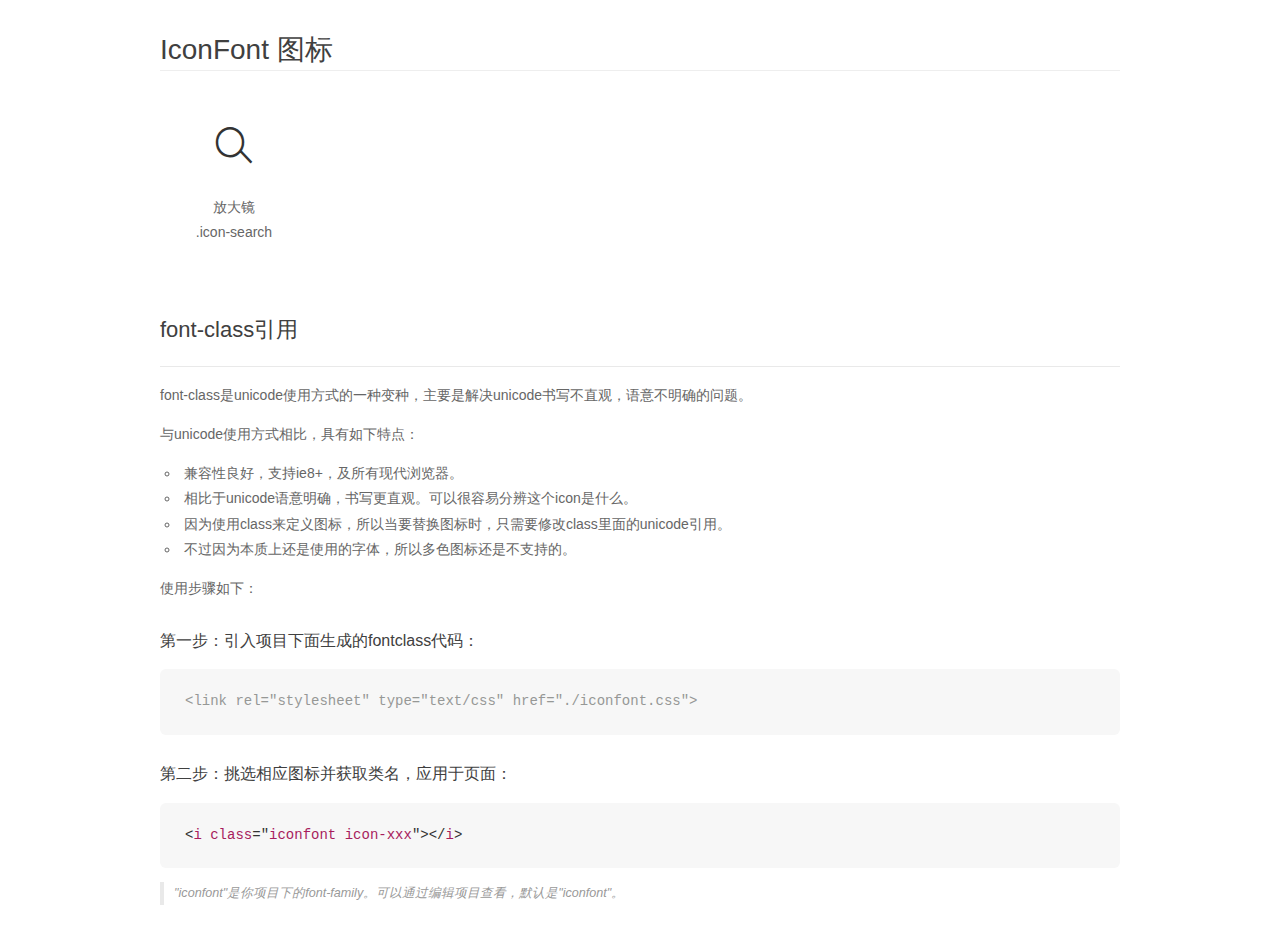
<file: font_23ak9wexmna/demo_fontclass.html>
<!DOCTYPE html>
<html>
<head>
    <meta charset="utf-8"/>
    <title>IconFont</title>
    <link rel="stylesheet" href="demo.css">
    <link rel="stylesheet" href="iconfont.css">
</head>
<body>
    <div class="main markdown">
        <h1>IconFont 图标</h1>
        <ul class="icon_lists clear">
            
                <li>
                <i class="icon iconfont icon-search"></i>
                    <div class="name">放大镜</div>
                    <div class="fontclass">.icon-search</div>
                </li>
            
        </ul>

        <h2 id="font-class-">font-class引用</h2>
        <hr>

        <p>font-class是unicode使用方式的一种变种，主要是解决unicode书写不直观，语意不明确的问题。</p>
        <p>与unicode使用方式相比，具有如下特点：</p>
        <ul>
        <li>兼容性良好，支持ie8+，及所有现代浏览器。</li>
        <li>相比于unicode语意明确，书写更直观。可以很容易分辨这个icon是什么。</li>
        <li>因为使用class来定义图标，所以当要替换图标时，只需要修改class里面的unicode引用。</li>
        <li>不过因为本质上还是使用的字体，所以多色图标还是不支持的。</li>
        </ul>
        <p>使用步骤如下：</p>
        <h3 id="-fontclass-">第一步：引入项目下面生成的fontclass代码：</h3>


        <pre><code class="lang-js hljs javascript"><span class="hljs-comment">&lt;link rel="stylesheet" type="text/css" href="./iconfont.css"&gt;</span></code></pre>
        <h3 id="-">第二步：挑选相应图标并获取类名，应用于页面：</h3>
        <pre><code class="lang-css hljs">&lt;<span class="hljs-selector-tag">i</span> <span class="hljs-selector-tag">class</span>="<span class="hljs-selector-tag">iconfont</span> <span class="hljs-selector-tag">icon-xxx</span>"&gt;&lt;/<span class="hljs-selector-tag">i</span>&gt;</code></pre>
        <blockquote>
        <p>"iconfont"是你项目下的font-family。可以通过编辑项目查看，默认是"iconfont"。</p>
        </blockquote>
    </div>
</body>
</html>
</file>
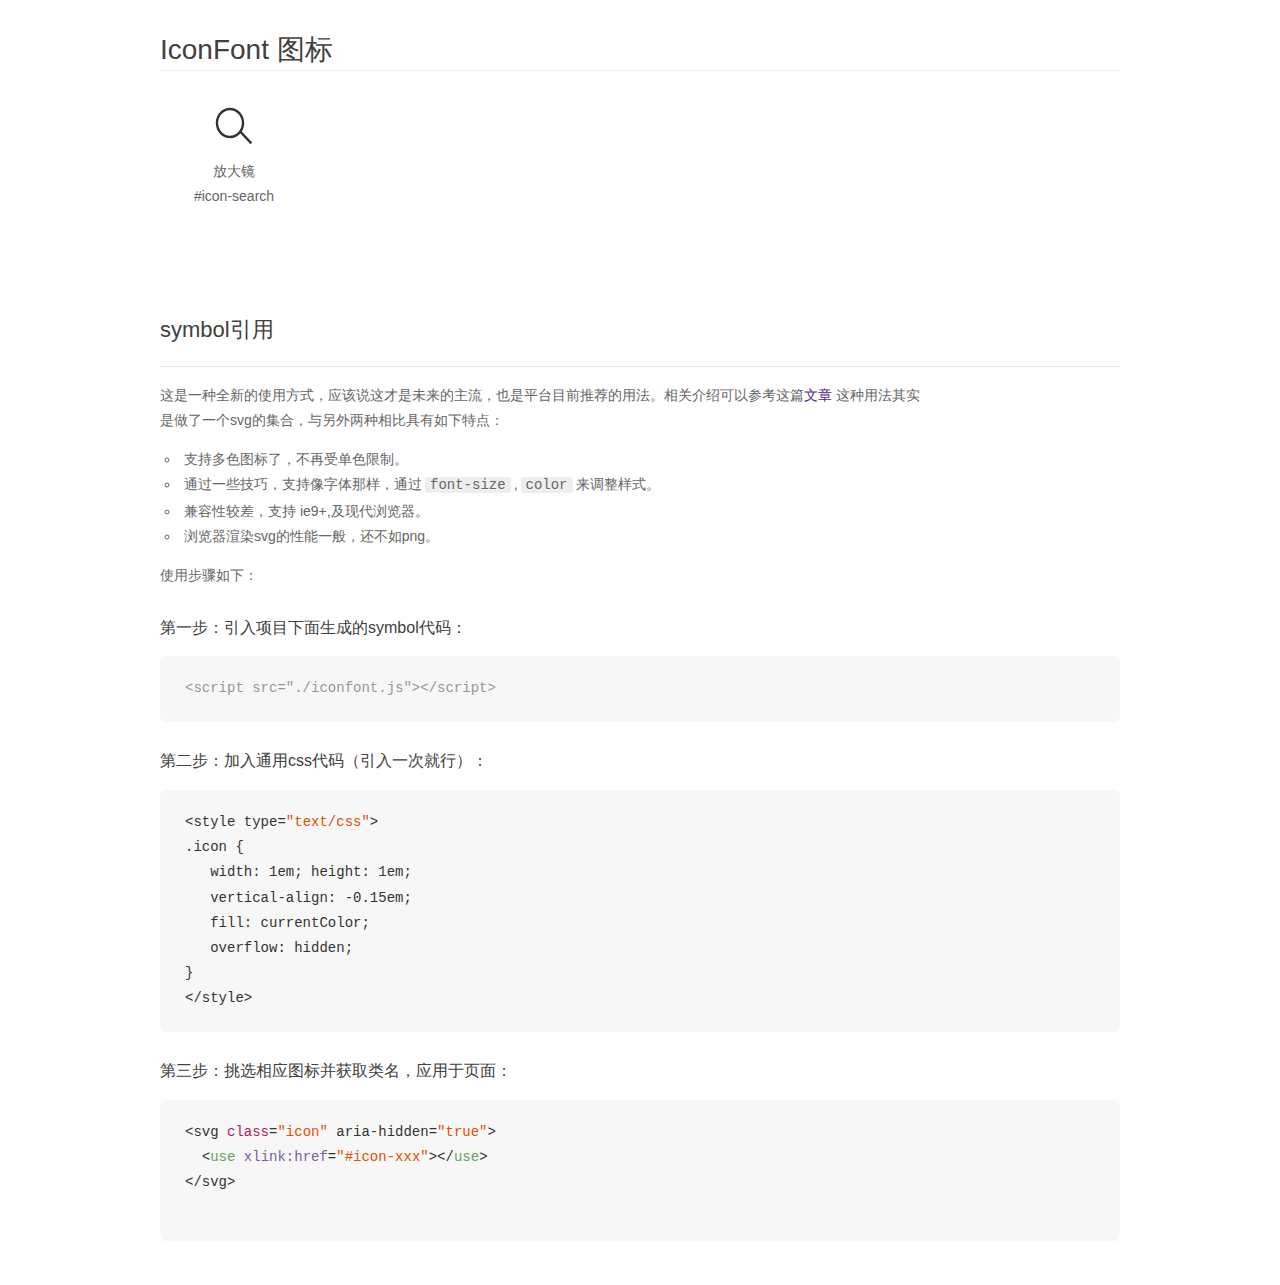
<file: font_23ak9wexmna/demo_symbol.html>
<!DOCTYPE html>
<html>
<head>
    <meta charset="utf-8"/>
    <title>IconFont</title>
    <link rel="stylesheet" href="demo.css">
    <script src="iconfont.js"></script>

    <style type="text/css">
        .icon {
          /* 通过设置 font-size 来改变图标大小 */
          width: 1em; height: 1em;
          /* 图标和文字相邻时，垂直对齐 */
          vertical-align: -0.15em;
          /* 通过设置 color 来改变 SVG 的颜色/fill */
          fill: currentColor;
          /* path 和 stroke 溢出 viewBox 部分在 IE 下会显示
             normalize.css 中也包含这行 */
          overflow: hidden;
        }

    </style>
</head>
<body>
    <div class="main markdown">
        <h1>IconFont 图标</h1>
        <ul class="icon_lists clear">
            
                <li>
                    <svg class="icon" aria-hidden="true">
                        <use xlink:href="#icon-search"></use>
                    </svg>
                    <div class="name">放大镜</div>
                    <div class="fontclass">#icon-search</div>
                </li>
            
        </ul>


        <h2 id="symbol-">symbol引用</h2>
        <hr>

        <p>这是一种全新的使用方式，应该说这才是未来的主流，也是平台目前推荐的用法。相关介绍可以参考这篇<a href="">文章</a>
        这种用法其实是做了一个svg的集合，与另外两种相比具有如下特点：</p>
        <ul>
          <li>支持多色图标了，不再受单色限制。</li>
          <li>通过一些技巧，支持像字体那样，通过<code>font-size</code>,<code>color</code>来调整样式。</li>
          <li>兼容性较差，支持 ie9+,及现代浏览器。</li>
          <li>浏览器渲染svg的性能一般，还不如png。</li>
        </ul>
        <p>使用步骤如下：</p>
        <h3 id="-symbol-">第一步：引入项目下面生成的symbol代码：</h3>
        <pre><code class="lang-js hljs javascript"><span class="hljs-comment">&lt;script src="./iconfont.js"&gt;&lt;/script&gt;</span></code></pre>
        <h3 id="-css-">第二步：加入通用css代码（引入一次就行）：</h3>
        <pre><code class="lang-js hljs javascript">&lt;style type=<span class="hljs-string">"text/css"</span>&gt;
.icon {
   width: <span class="hljs-number">1</span>em; height: <span class="hljs-number">1</span>em;
   vertical-align: <span class="hljs-number">-0.15</span>em;
   fill: currentColor;
   overflow: hidden;
}
&lt;<span class="hljs-regexp">/style&gt;</span></code></pre>
        <h3 id="-">第三步：挑选相应图标并获取类名，应用于页面：</h3>
        <pre><code class="lang-js hljs javascript">&lt;svg <span class="hljs-class"><span class="hljs-keyword">class</span></span>=<span class="hljs-string">"icon"</span> aria-hidden=<span class="hljs-string">"true"</span>&gt;<span class="xml"><span class="hljs-tag">
  &lt;<span class="hljs-name">use</span> <span class="hljs-attr">xlink:href</span>=<span class="hljs-string">"#icon-xxx"</span>&gt;</span><span class="hljs-tag">&lt;/<span class="hljs-name">use</span>&gt;</span>
</span>&lt;<span class="hljs-regexp">/svg&gt;
        </span></code></pre>
    </div>
</body>
</html>
</file>
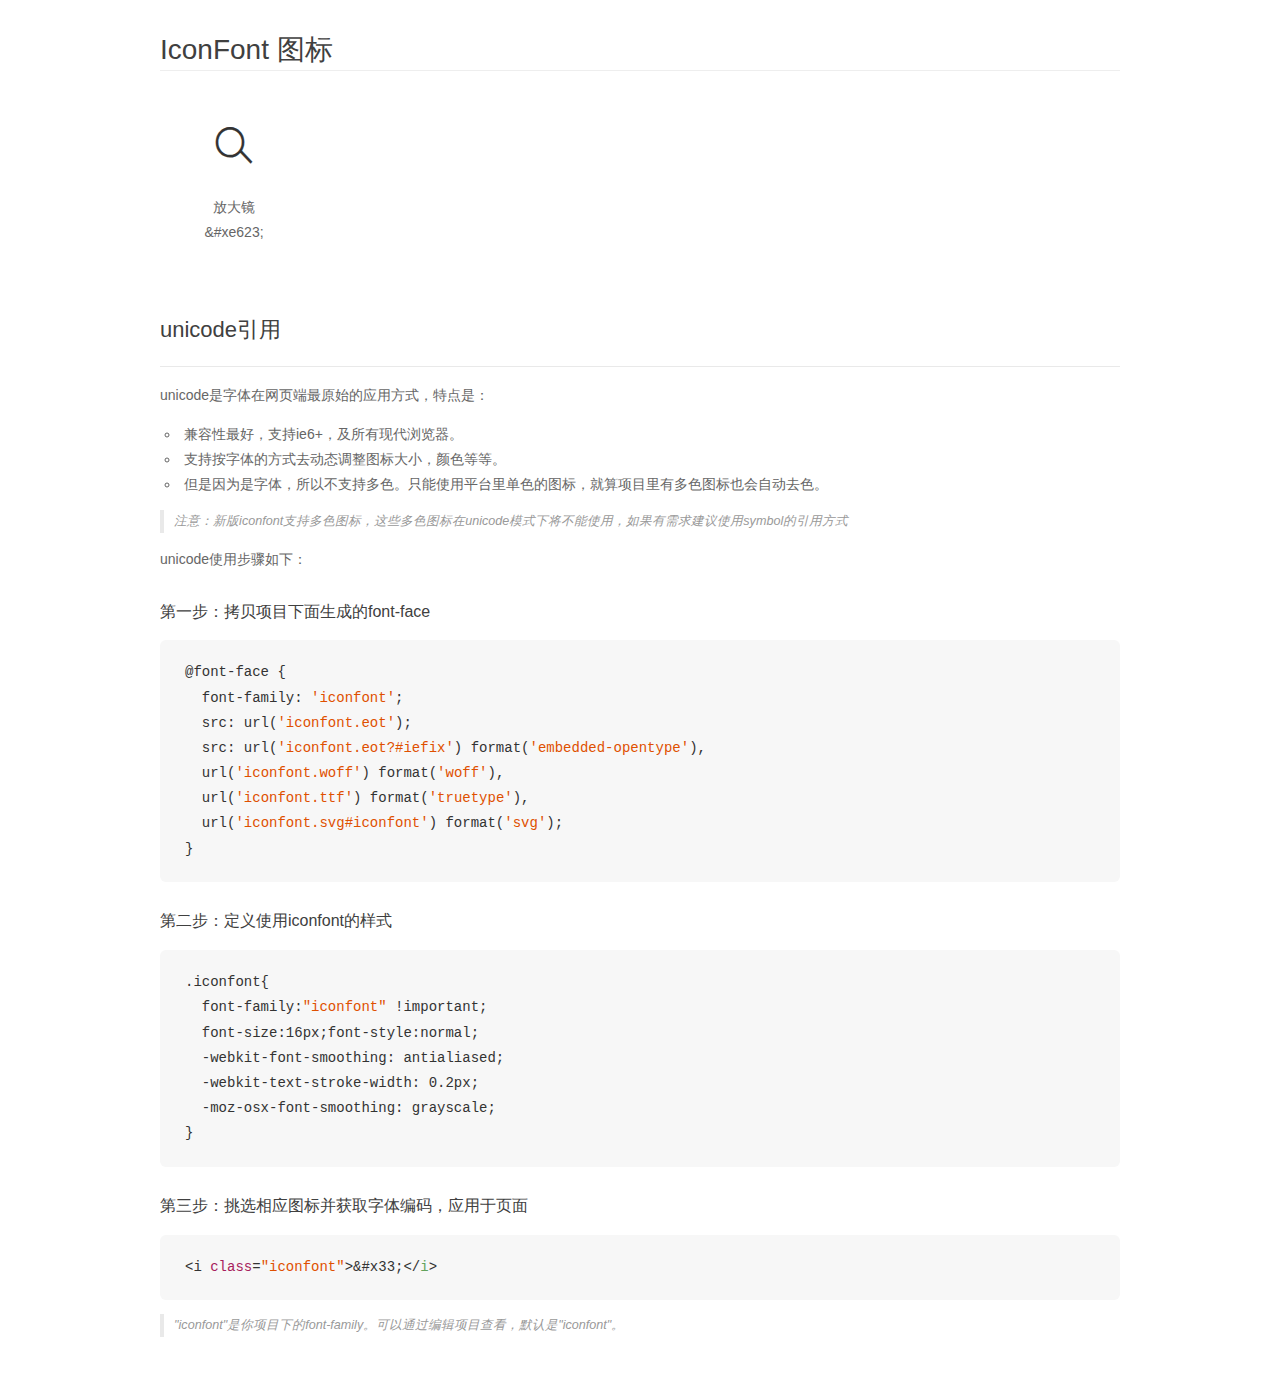
<file: font_23ak9wexmna/demo_unicode.html>
<!DOCTYPE html>
<html>
<head>
    <meta charset="utf-8"/>
    <title>IconFont</title>
    <link rel="stylesheet" href="demo.css">

    <style type="text/css">

        @font-face {font-family: "iconfont";
          src: url('iconfont.eot'); /* IE9*/
          src: url('iconfont.eot#iefix') format('embedded-opentype'), /* IE6-IE8 */
          url('iconfont.woff') format('woff'), /* chrome, firefox */
          url('iconfont.ttf') format('truetype'), /* chrome, firefox, opera, Safari, Android, iOS 4.2+*/
          url('iconfont.svg#iconfont') format('svg'); /* iOS 4.1- */
        }

        .iconfont {
          font-family:"iconfont" !important;
          font-size:16px;
          font-style:normal;
          -webkit-font-smoothing: antialiased;
          -webkit-text-stroke-width: 0.2px;
          -moz-osx-font-smoothing: grayscale;
        }

    </style>
</head>
<body>
    <div class="main markdown">
        <h1>IconFont 图标</h1>
        <ul class="icon_lists clear">
            
                <li>
                <i class="icon iconfont">&#xe623;</i>
                    <div class="name">放大镜</div>
                    <div class="code">&amp;#xe623;</div>
                </li>
            
        </ul>
        <h2 id="unicode-">unicode引用</h2>
        <hr>

        <p>unicode是字体在网页端最原始的应用方式，特点是：</p>
        <ul>
        <li>兼容性最好，支持ie6+，及所有现代浏览器。</li>
        <li>支持按字体的方式去动态调整图标大小，颜色等等。</li>
        <li>但是因为是字体，所以不支持多色。只能使用平台里单色的图标，就算项目里有多色图标也会自动去色。</li>
        </ul>
        <blockquote>
        <p>注意：新版iconfont支持多色图标，这些多色图标在unicode模式下将不能使用，如果有需求建议使用symbol的引用方式</p>
        </blockquote>
        <p>unicode使用步骤如下：</p>
        <h3 id="-font-face">第一步：拷贝项目下面生成的font-face</h3>
        <pre><code class="lang-js hljs javascript">@font-face {
  font-family: <span class="hljs-string">'iconfont'</span>;
  src: url(<span class="hljs-string">'iconfont.eot'</span>);
  src: url(<span class="hljs-string">'iconfont.eot?#iefix'</span>) format(<span class="hljs-string">'embedded-opentype'</span>),
  url(<span class="hljs-string">'iconfont.woff'</span>) format(<span class="hljs-string">'woff'</span>),
  url(<span class="hljs-string">'iconfont.ttf'</span>) format(<span class="hljs-string">'truetype'</span>),
  url(<span class="hljs-string">'iconfont.svg#iconfont'</span>) format(<span class="hljs-string">'svg'</span>);
}
</code></pre>
        <h3 id="-iconfont-">第二步：定义使用iconfont的样式</h3>
        <pre><code class="lang-js hljs javascript">.iconfont{
  font-family:<span class="hljs-string">"iconfont"</span> !important;
  font-size:<span class="hljs-number">16</span>px;font-style:normal;
  -webkit-font-smoothing: antialiased;
  -webkit-text-stroke-width: <span class="hljs-number">0.2</span>px;
  -moz-osx-font-smoothing: grayscale;
}
</code></pre>
        <h3 id="-">第三步：挑选相应图标并获取字体编码，应用于页面</h3>
        <pre><code class="lang-js hljs javascript">&lt;i <span class="hljs-class"><span class="hljs-keyword">class</span></span>=<span class="hljs-string">"iconfont"</span>&gt;&amp;#x33;<span class="xml"><span class="hljs-tag">&lt;/<span class="hljs-name">i</span>&gt;</span></span></code></pre>

        <blockquote>
        <p>"iconfont"是你项目下的font-family。可以通过编辑项目查看，默认是"iconfont"。</p>
        </blockquote>
    </div>


</body>
</html>
</file>
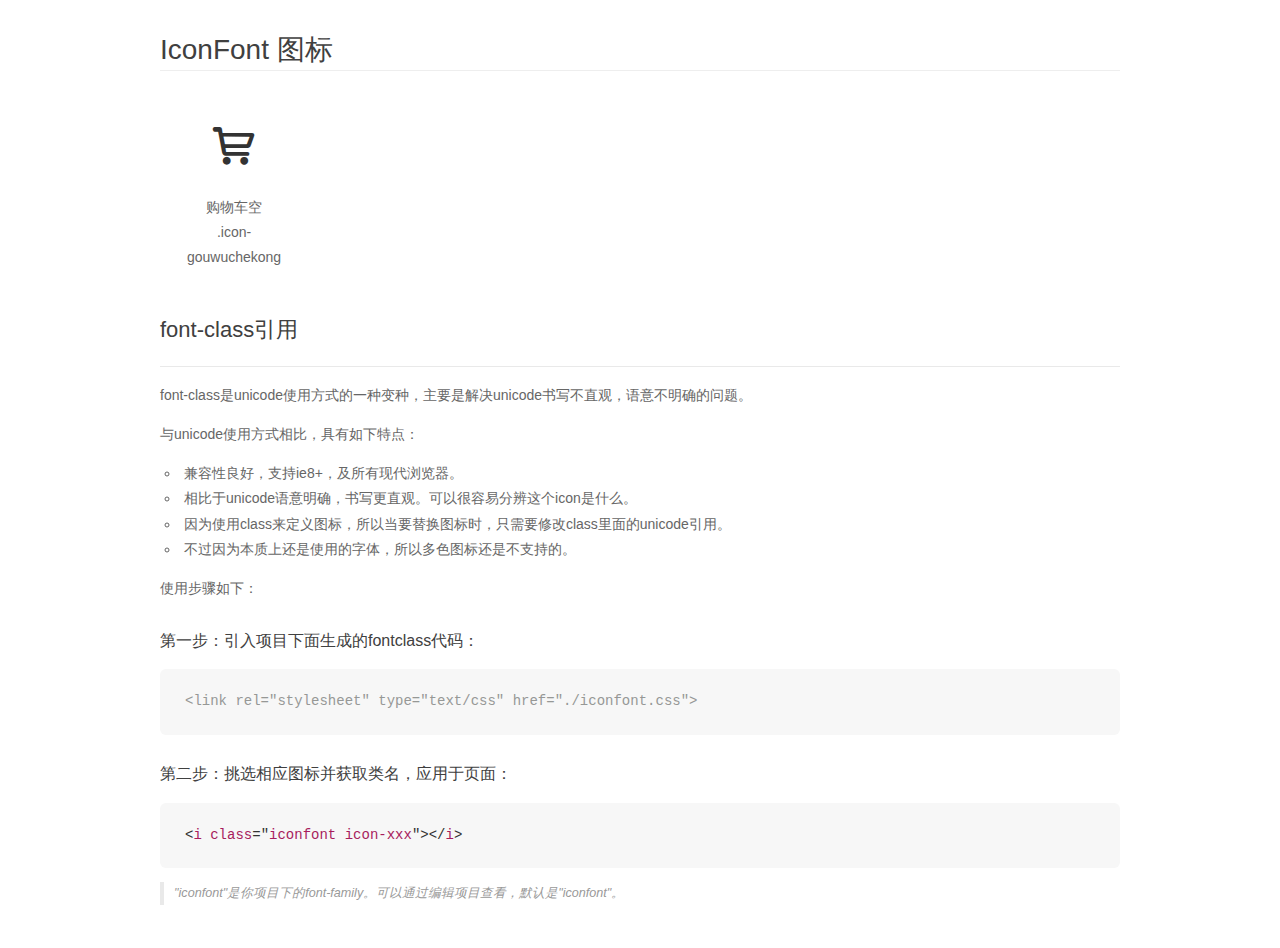
<file: font_5ingszvmma/demo_fontclass.html>
<!DOCTYPE html>
<html>
<head>
    <meta charset="utf-8"/>
    <title>IconFont</title>
    <link rel="stylesheet" href="demo.css">
    <link rel="stylesheet" href="iconfont.css">
</head>
<body>
    <div class="main markdown">
        <h1>IconFont 图标</h1>
        <ul class="icon_lists clear">
            
                <li>
                <i class="icon iconfont icon-gouwuchekong"></i>
                    <div class="name">购物车空</div>
                    <div class="fontclass">.icon-gouwuchekong</div>
                </li>
            
        </ul>

        <h2 id="font-class-">font-class引用</h2>
        <hr>

        <p>font-class是unicode使用方式的一种变种，主要是解决unicode书写不直观，语意不明确的问题。</p>
        <p>与unicode使用方式相比，具有如下特点：</p>
        <ul>
        <li>兼容性良好，支持ie8+，及所有现代浏览器。</li>
        <li>相比于unicode语意明确，书写更直观。可以很容易分辨这个icon是什么。</li>
        <li>因为使用class来定义图标，所以当要替换图标时，只需要修改class里面的unicode引用。</li>
        <li>不过因为本质上还是使用的字体，所以多色图标还是不支持的。</li>
        </ul>
        <p>使用步骤如下：</p>
        <h3 id="-fontclass-">第一步：引入项目下面生成的fontclass代码：</h3>


        <pre><code class="lang-js hljs javascript"><span class="hljs-comment">&lt;link rel="stylesheet" type="text/css" href="./iconfont.css"&gt;</span></code></pre>
        <h3 id="-">第二步：挑选相应图标并获取类名，应用于页面：</h3>
        <pre><code class="lang-css hljs">&lt;<span class="hljs-selector-tag">i</span> <span class="hljs-selector-tag">class</span>="<span class="hljs-selector-tag">iconfont</span> <span class="hljs-selector-tag">icon-xxx</span>"&gt;&lt;/<span class="hljs-selector-tag">i</span>&gt;</code></pre>
        <blockquote>
        <p>"iconfont"是你项目下的font-family。可以通过编辑项目查看，默认是"iconfont"。</p>
        </blockquote>
    </div>
</body>
</html>
</file>
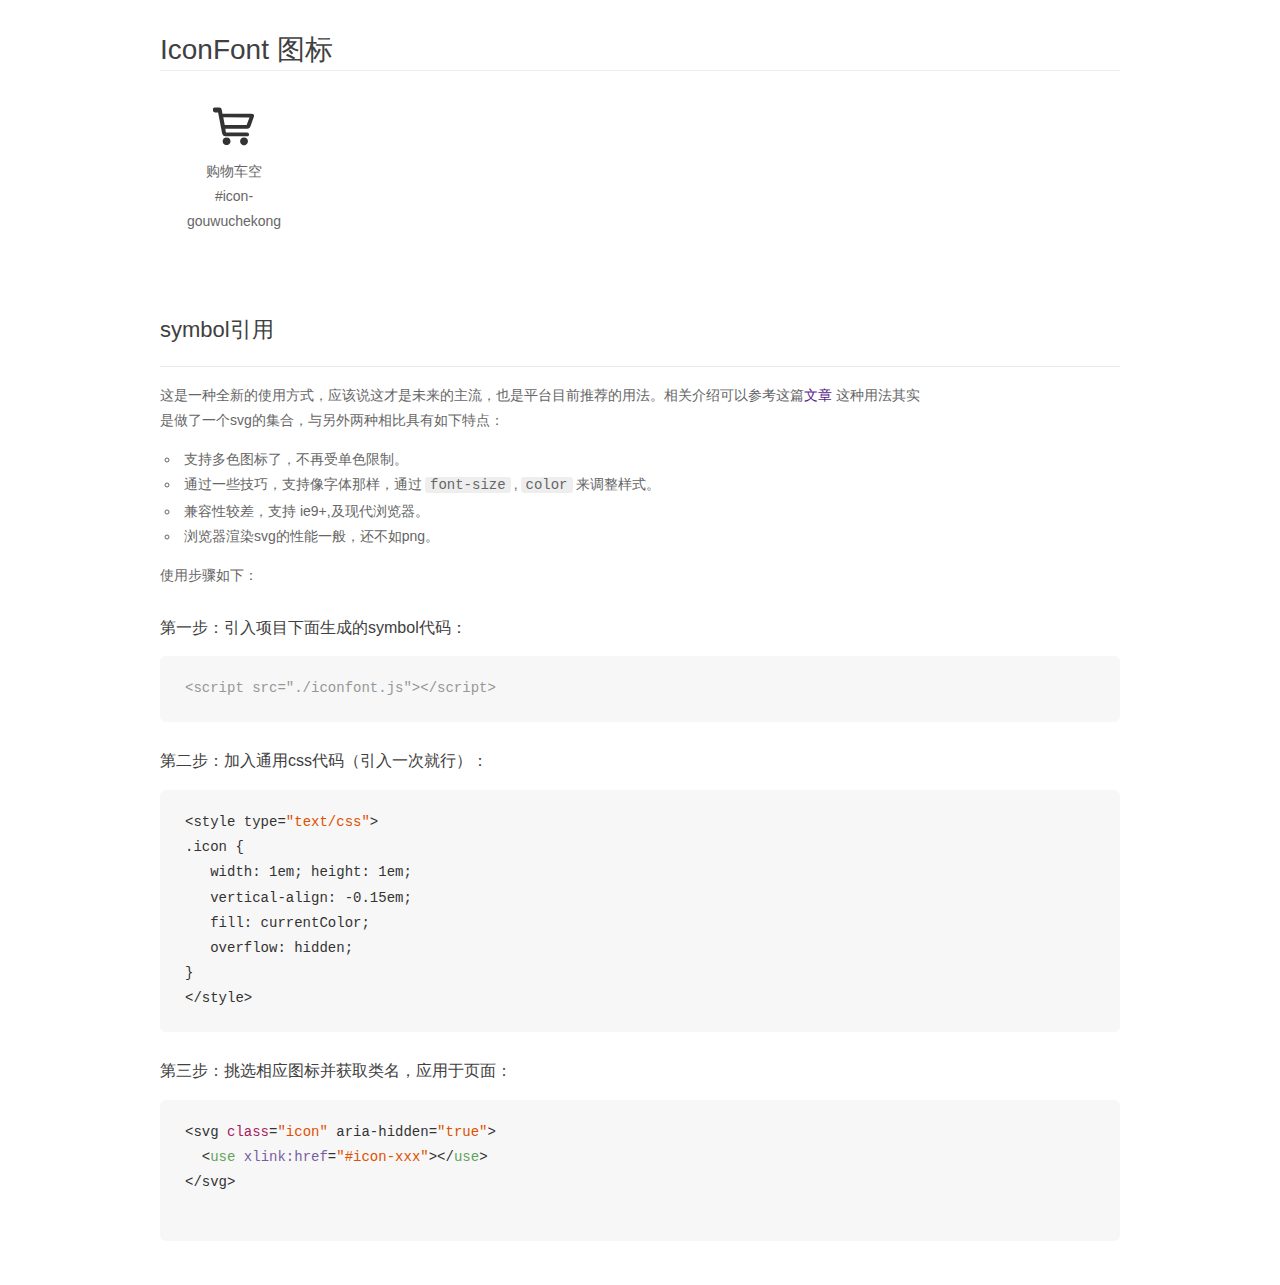
<file: font_5ingszvmma/demo_symbol.html>
<!DOCTYPE html>
<html>
<head>
    <meta charset="utf-8"/>
    <title>IconFont</title>
    <link rel="stylesheet" href="demo.css">
    <script src="iconfont.js"></script>

    <style type="text/css">
        .icon {
          /* 通过设置 font-size 来改变图标大小 */
          width: 1em; height: 1em;
          /* 图标和文字相邻时，垂直对齐 */
          vertical-align: -0.15em;
          /* 通过设置 color 来改变 SVG 的颜色/fill */
          fill: currentColor;
          /* path 和 stroke 溢出 viewBox 部分在 IE 下会显示
             normalize.css 中也包含这行 */
          overflow: hidden;
        }

    </style>
</head>
<body>
    <div class="main markdown">
        <h1>IconFont 图标</h1>
        <ul class="icon_lists clear">
            
                <li>
                    <svg class="icon" aria-hidden="true">
                        <use xlink:href="#icon-gouwuchekong"></use>
                    </svg>
                    <div class="name">购物车空</div>
                    <div class="fontclass">#icon-gouwuchekong</div>
                </li>
            
        </ul>


        <h2 id="symbol-">symbol引用</h2>
        <hr>

        <p>这是一种全新的使用方式，应该说这才是未来的主流，也是平台目前推荐的用法。相关介绍可以参考这篇<a href="">文章</a>
        这种用法其实是做了一个svg的集合，与另外两种相比具有如下特点：</p>
        <ul>
          <li>支持多色图标了，不再受单色限制。</li>
          <li>通过一些技巧，支持像字体那样，通过<code>font-size</code>,<code>color</code>来调整样式。</li>
          <li>兼容性较差，支持 ie9+,及现代浏览器。</li>
          <li>浏览器渲染svg的性能一般，还不如png。</li>
        </ul>
        <p>使用步骤如下：</p>
        <h3 id="-symbol-">第一步：引入项目下面生成的symbol代码：</h3>
        <pre><code class="lang-js hljs javascript"><span class="hljs-comment">&lt;script src="./iconfont.js"&gt;&lt;/script&gt;</span></code></pre>
        <h3 id="-css-">第二步：加入通用css代码（引入一次就行）：</h3>
        <pre><code class="lang-js hljs javascript">&lt;style type=<span class="hljs-string">"text/css"</span>&gt;
.icon {
   width: <span class="hljs-number">1</span>em; height: <span class="hljs-number">1</span>em;
   vertical-align: <span class="hljs-number">-0.15</span>em;
   fill: currentColor;
   overflow: hidden;
}
&lt;<span class="hljs-regexp">/style&gt;</span></code></pre>
        <h3 id="-">第三步：挑选相应图标并获取类名，应用于页面：</h3>
        <pre><code class="lang-js hljs javascript">&lt;svg <span class="hljs-class"><span class="hljs-keyword">class</span></span>=<span class="hljs-string">"icon"</span> aria-hidden=<span class="hljs-string">"true"</span>&gt;<span class="xml"><span class="hljs-tag">
  &lt;<span class="hljs-name">use</span> <span class="hljs-attr">xlink:href</span>=<span class="hljs-string">"#icon-xxx"</span>&gt;</span><span class="hljs-tag">&lt;/<span class="hljs-name">use</span>&gt;</span>
</span>&lt;<span class="hljs-regexp">/svg&gt;
        </span></code></pre>
    </div>
</body>
</html>
</file>
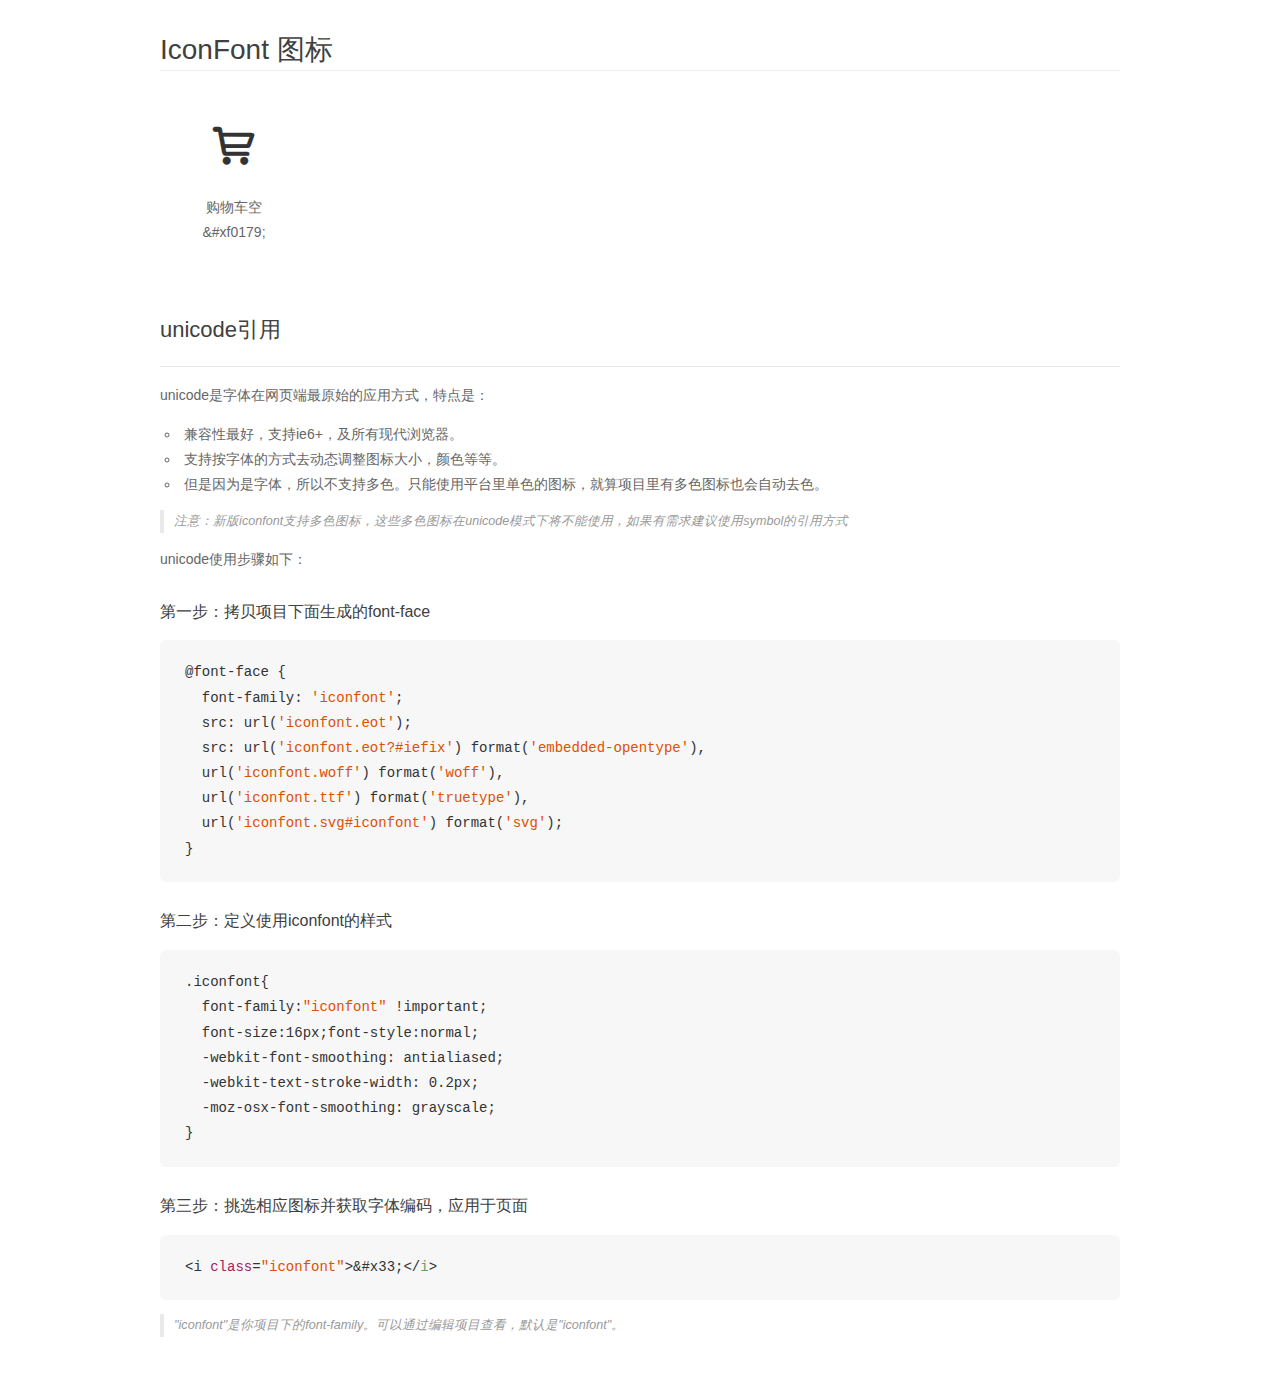
<file: font_5ingszvmma/demo_unicode.html>
<!DOCTYPE html>
<html>
<head>
    <meta charset="utf-8"/>
    <title>IconFont</title>
    <link rel="stylesheet" href="demo.css">

    <style type="text/css">

        @font-face {font-family: "iconfont";
          src: url('iconfont.eot'); /* IE9*/
          src: url('iconfont.eot#iefix') format('embedded-opentype'), /* IE6-IE8 */
          url('iconfont.woff') format('woff'), /* chrome, firefox */
          url('iconfont.ttf') format('truetype'), /* chrome, firefox, opera, Safari, Android, iOS 4.2+*/
          url('iconfont.svg#iconfont') format('svg'); /* iOS 4.1- */
        }

        .iconfont {
          font-family:"iconfont" !important;
          font-size:16px;
          font-style:normal;
          -webkit-font-smoothing: antialiased;
          -webkit-text-stroke-width: 0.2px;
          -moz-osx-font-smoothing: grayscale;
        }

    </style>
</head>
<body>
    <div class="main markdown">
        <h1>IconFont 图标</h1>
        <ul class="icon_lists clear">
            
                <li>
                <i class="icon iconfont">&#xf0179;</i>
                    <div class="name">购物车空</div>
                    <div class="code">&amp;#xf0179;</div>
                </li>
            
        </ul>
        <h2 id="unicode-">unicode引用</h2>
        <hr>

        <p>unicode是字体在网页端最原始的应用方式，特点是：</p>
        <ul>
        <li>兼容性最好，支持ie6+，及所有现代浏览器。</li>
        <li>支持按字体的方式去动态调整图标大小，颜色等等。</li>
        <li>但是因为是字体，所以不支持多色。只能使用平台里单色的图标，就算项目里有多色图标也会自动去色。</li>
        </ul>
        <blockquote>
        <p>注意：新版iconfont支持多色图标，这些多色图标在unicode模式下将不能使用，如果有需求建议使用symbol的引用方式</p>
        </blockquote>
        <p>unicode使用步骤如下：</p>
        <h3 id="-font-face">第一步：拷贝项目下面生成的font-face</h3>
        <pre><code class="lang-js hljs javascript">@font-face {
  font-family: <span class="hljs-string">'iconfont'</span>;
  src: url(<span class="hljs-string">'iconfont.eot'</span>);
  src: url(<span class="hljs-string">'iconfont.eot?#iefix'</span>) format(<span class="hljs-string">'embedded-opentype'</span>),
  url(<span class="hljs-string">'iconfont.woff'</span>) format(<span class="hljs-string">'woff'</span>),
  url(<span class="hljs-string">'iconfont.ttf'</span>) format(<span class="hljs-string">'truetype'</span>),
  url(<span class="hljs-string">'iconfont.svg#iconfont'</span>) format(<span class="hljs-string">'svg'</span>);
}
</code></pre>
        <h3 id="-iconfont-">第二步：定义使用iconfont的样式</h3>
        <pre><code class="lang-js hljs javascript">.iconfont{
  font-family:<span class="hljs-string">"iconfont"</span> !important;
  font-size:<span class="hljs-number">16</span>px;font-style:normal;
  -webkit-font-smoothing: antialiased;
  -webkit-text-stroke-width: <span class="hljs-number">0.2</span>px;
  -moz-osx-font-smoothing: grayscale;
}
</code></pre>
        <h3 id="-">第三步：挑选相应图标并获取字体编码，应用于页面</h3>
        <pre><code class="lang-js hljs javascript">&lt;i <span class="hljs-class"><span class="hljs-keyword">class</span></span>=<span class="hljs-string">"iconfont"</span>&gt;&amp;#x33;<span class="xml"><span class="hljs-tag">&lt;/<span class="hljs-name">i</span>&gt;</span></span></code></pre>

        <blockquote>
        <p>"iconfont"是你项目下的font-family。可以通过编辑项目查看，默认是"iconfont"。</p>
        </blockquote>
    </div>


</body>
</html>
</file>
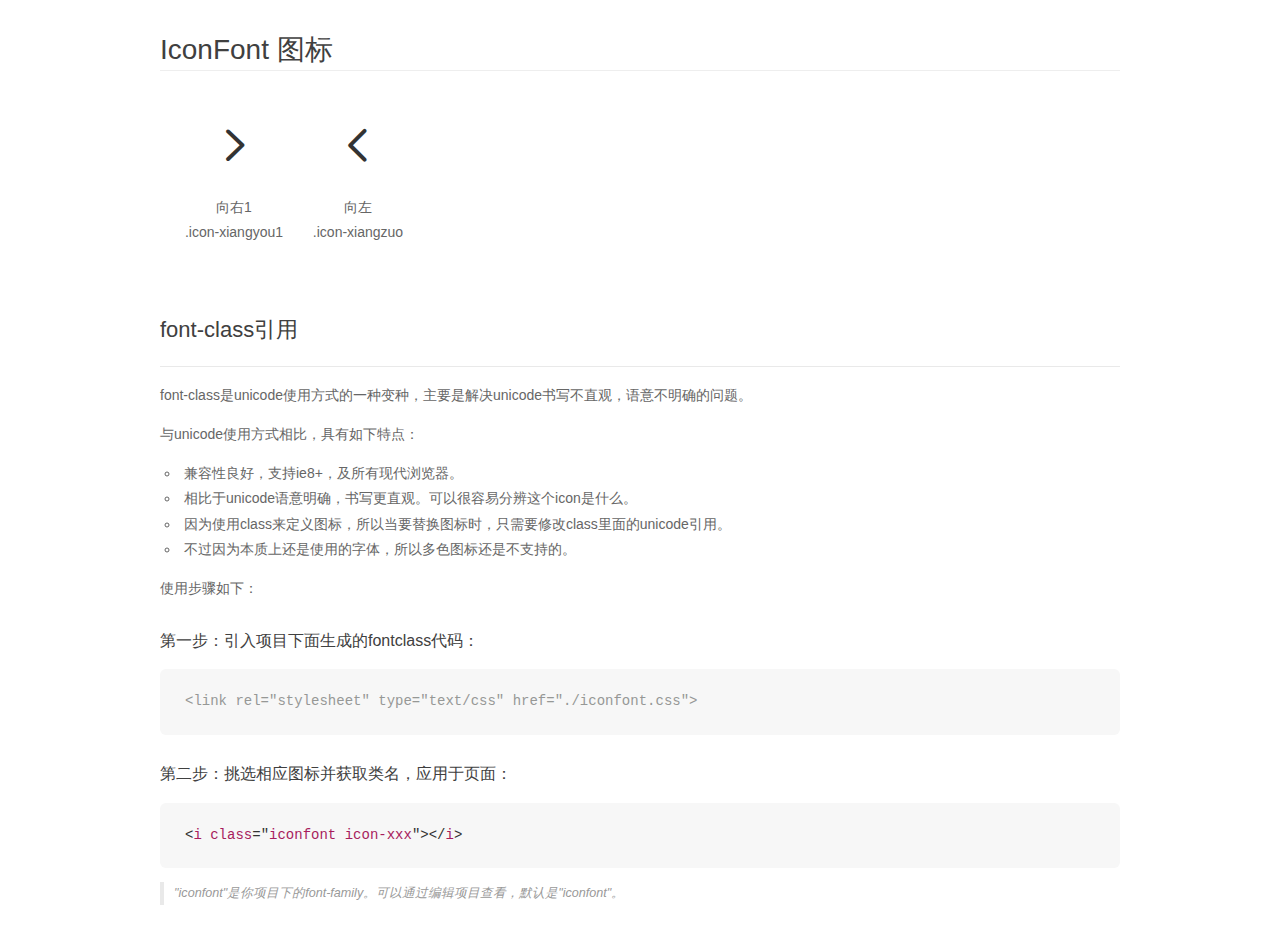
<file: font_ng1dyoop8mt/demo_fontclass.html>
<!DOCTYPE html>
<html>
<head>
    <meta charset="utf-8"/>
    <title>IconFont</title>
    <link rel="stylesheet" href="demo.css">
    <link rel="stylesheet" href="iconfont.css">
</head>
<body>
    <div class="main markdown">
        <h1>IconFont 图标</h1>
        <ul class="icon_lists clear">
            
                <li>
                <i class="icon iconfont icon-xiangyou1"></i>
                    <div class="name">向右1</div>
                    <div class="fontclass">.icon-xiangyou1</div>
                </li>
            
                <li>
                <i class="icon iconfont icon-xiangzuo"></i>
                    <div class="name">向左</div>
                    <div class="fontclass">.icon-xiangzuo</div>
                </li>
            
        </ul>

        <h2 id="font-class-">font-class引用</h2>
        <hr>

        <p>font-class是unicode使用方式的一种变种，主要是解决unicode书写不直观，语意不明确的问题。</p>
        <p>与unicode使用方式相比，具有如下特点：</p>
        <ul>
        <li>兼容性良好，支持ie8+，及所有现代浏览器。</li>
        <li>相比于unicode语意明确，书写更直观。可以很容易分辨这个icon是什么。</li>
        <li>因为使用class来定义图标，所以当要替换图标时，只需要修改class里面的unicode引用。</li>
        <li>不过因为本质上还是使用的字体，所以多色图标还是不支持的。</li>
        </ul>
        <p>使用步骤如下：</p>
        <h3 id="-fontclass-">第一步：引入项目下面生成的fontclass代码：</h3>


        <pre><code class="lang-js hljs javascript"><span class="hljs-comment">&lt;link rel="stylesheet" type="text/css" href="./iconfont.css"&gt;</span></code></pre>
        <h3 id="-">第二步：挑选相应图标并获取类名，应用于页面：</h3>
        <pre><code class="lang-css hljs">&lt;<span class="hljs-selector-tag">i</span> <span class="hljs-selector-tag">class</span>="<span class="hljs-selector-tag">iconfont</span> <span class="hljs-selector-tag">icon-xxx</span>"&gt;&lt;/<span class="hljs-selector-tag">i</span>&gt;</code></pre>
        <blockquote>
        <p>"iconfont"是你项目下的font-family。可以通过编辑项目查看，默认是"iconfont"。</p>
        </blockquote>
    </div>
</body>
</html>
</file>
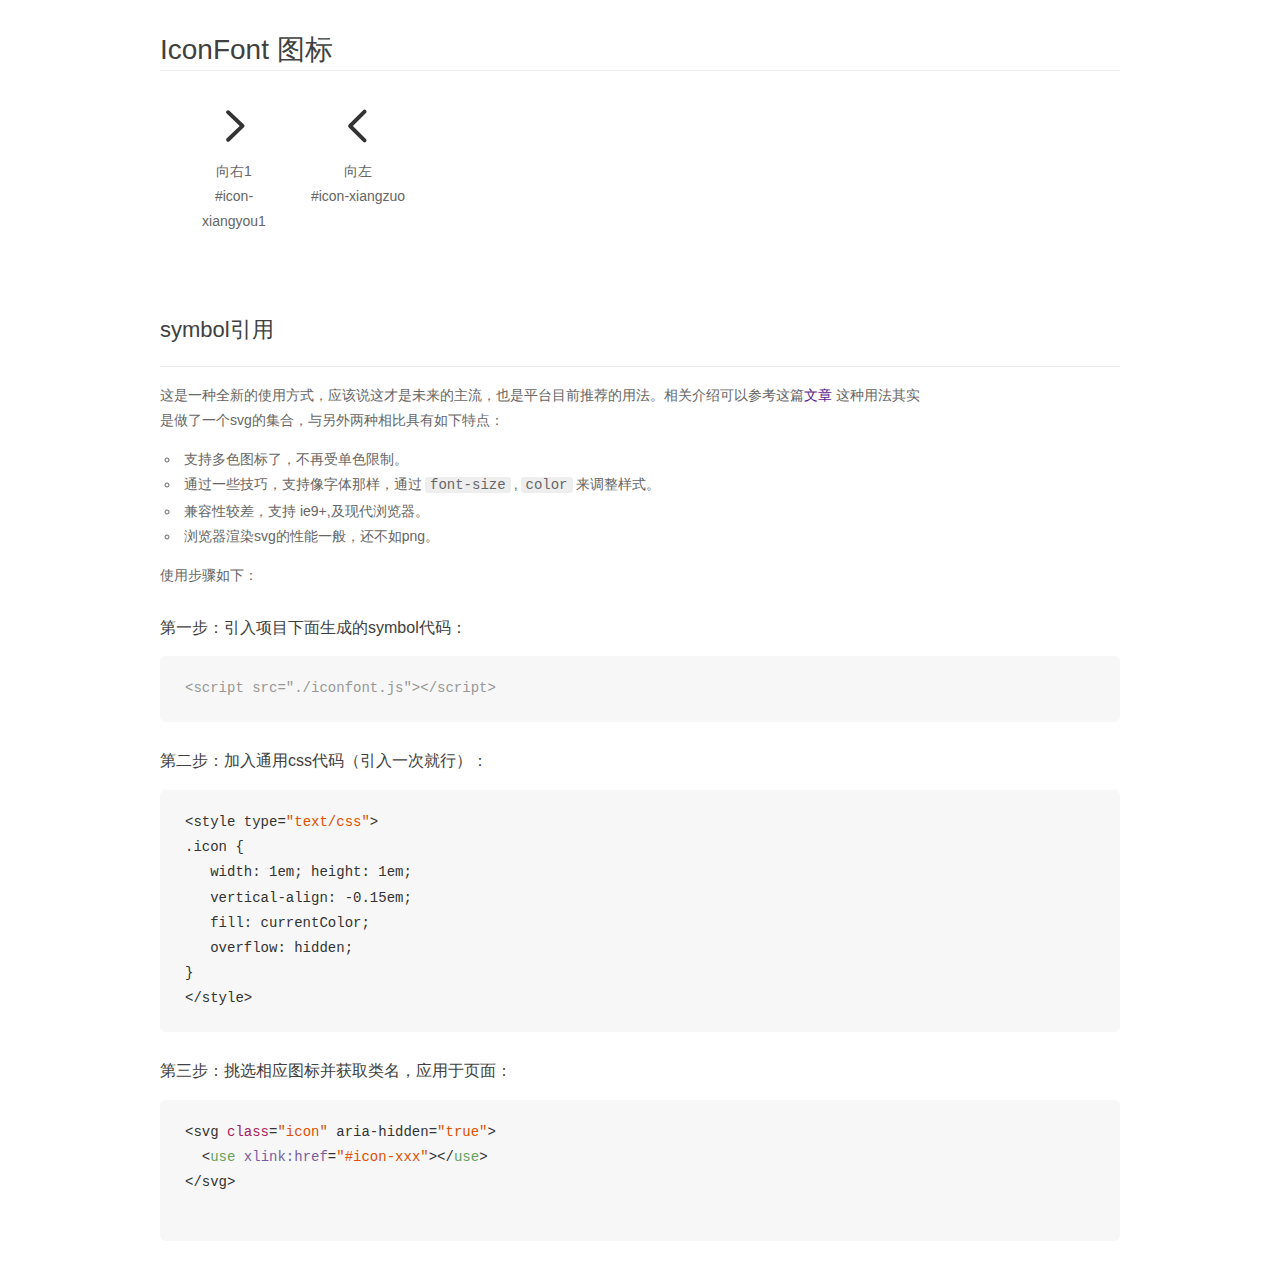
<file: font_ng1dyoop8mt/demo_symbol.html>
<!DOCTYPE html>
<html>
<head>
    <meta charset="utf-8"/>
    <title>IconFont</title>
    <link rel="stylesheet" href="demo.css">
    <script src="iconfont.js"></script>

    <style type="text/css">
        .icon {
          /* 通过设置 font-size 来改变图标大小 */
          width: 1em; height: 1em;
          /* 图标和文字相邻时，垂直对齐 */
          vertical-align: -0.15em;
          /* 通过设置 color 来改变 SVG 的颜色/fill */
          fill: currentColor;
          /* path 和 stroke 溢出 viewBox 部分在 IE 下会显示
             normalize.css 中也包含这行 */
          overflow: hidden;
        }

    </style>
</head>
<body>
    <div class="main markdown">
        <h1>IconFont 图标</h1>
        <ul class="icon_lists clear">
            
                <li>
                    <svg class="icon" aria-hidden="true">
                        <use xlink:href="#icon-xiangyou1"></use>
                    </svg>
                    <div class="name">向右1</div>
                    <div class="fontclass">#icon-xiangyou1</div>
                </li>
            
                <li>
                    <svg class="icon" aria-hidden="true">
                        <use xlink:href="#icon-xiangzuo"></use>
                    </svg>
                    <div class="name">向左</div>
                    <div class="fontclass">#icon-xiangzuo</div>
                </li>
            
        </ul>


        <h2 id="symbol-">symbol引用</h2>
        <hr>

        <p>这是一种全新的使用方式，应该说这才是未来的主流，也是平台目前推荐的用法。相关介绍可以参考这篇<a href="">文章</a>
        这种用法其实是做了一个svg的集合，与另外两种相比具有如下特点：</p>
        <ul>
          <li>支持多色图标了，不再受单色限制。</li>
          <li>通过一些技巧，支持像字体那样，通过<code>font-size</code>,<code>color</code>来调整样式。</li>
          <li>兼容性较差，支持 ie9+,及现代浏览器。</li>
          <li>浏览器渲染svg的性能一般，还不如png。</li>
        </ul>
        <p>使用步骤如下：</p>
        <h3 id="-symbol-">第一步：引入项目下面生成的symbol代码：</h3>
        <pre><code class="lang-js hljs javascript"><span class="hljs-comment">&lt;script src="./iconfont.js"&gt;&lt;/script&gt;</span></code></pre>
        <h3 id="-css-">第二步：加入通用css代码（引入一次就行）：</h3>
        <pre><code class="lang-js hljs javascript">&lt;style type=<span class="hljs-string">"text/css"</span>&gt;
.icon {
   width: <span class="hljs-number">1</span>em; height: <span class="hljs-number">1</span>em;
   vertical-align: <span class="hljs-number">-0.15</span>em;
   fill: currentColor;
   overflow: hidden;
}
&lt;<span class="hljs-regexp">/style&gt;</span></code></pre>
        <h3 id="-">第三步：挑选相应图标并获取类名，应用于页面：</h3>
        <pre><code class="lang-js hljs javascript">&lt;svg <span class="hljs-class"><span class="hljs-keyword">class</span></span>=<span class="hljs-string">"icon"</span> aria-hidden=<span class="hljs-string">"true"</span>&gt;<span class="xml"><span class="hljs-tag">
  &lt;<span class="hljs-name">use</span> <span class="hljs-attr">xlink:href</span>=<span class="hljs-string">"#icon-xxx"</span>&gt;</span><span class="hljs-tag">&lt;/<span class="hljs-name">use</span>&gt;</span>
</span>&lt;<span class="hljs-regexp">/svg&gt;
        </span></code></pre>
    </div>
</body>
</html>
</file>
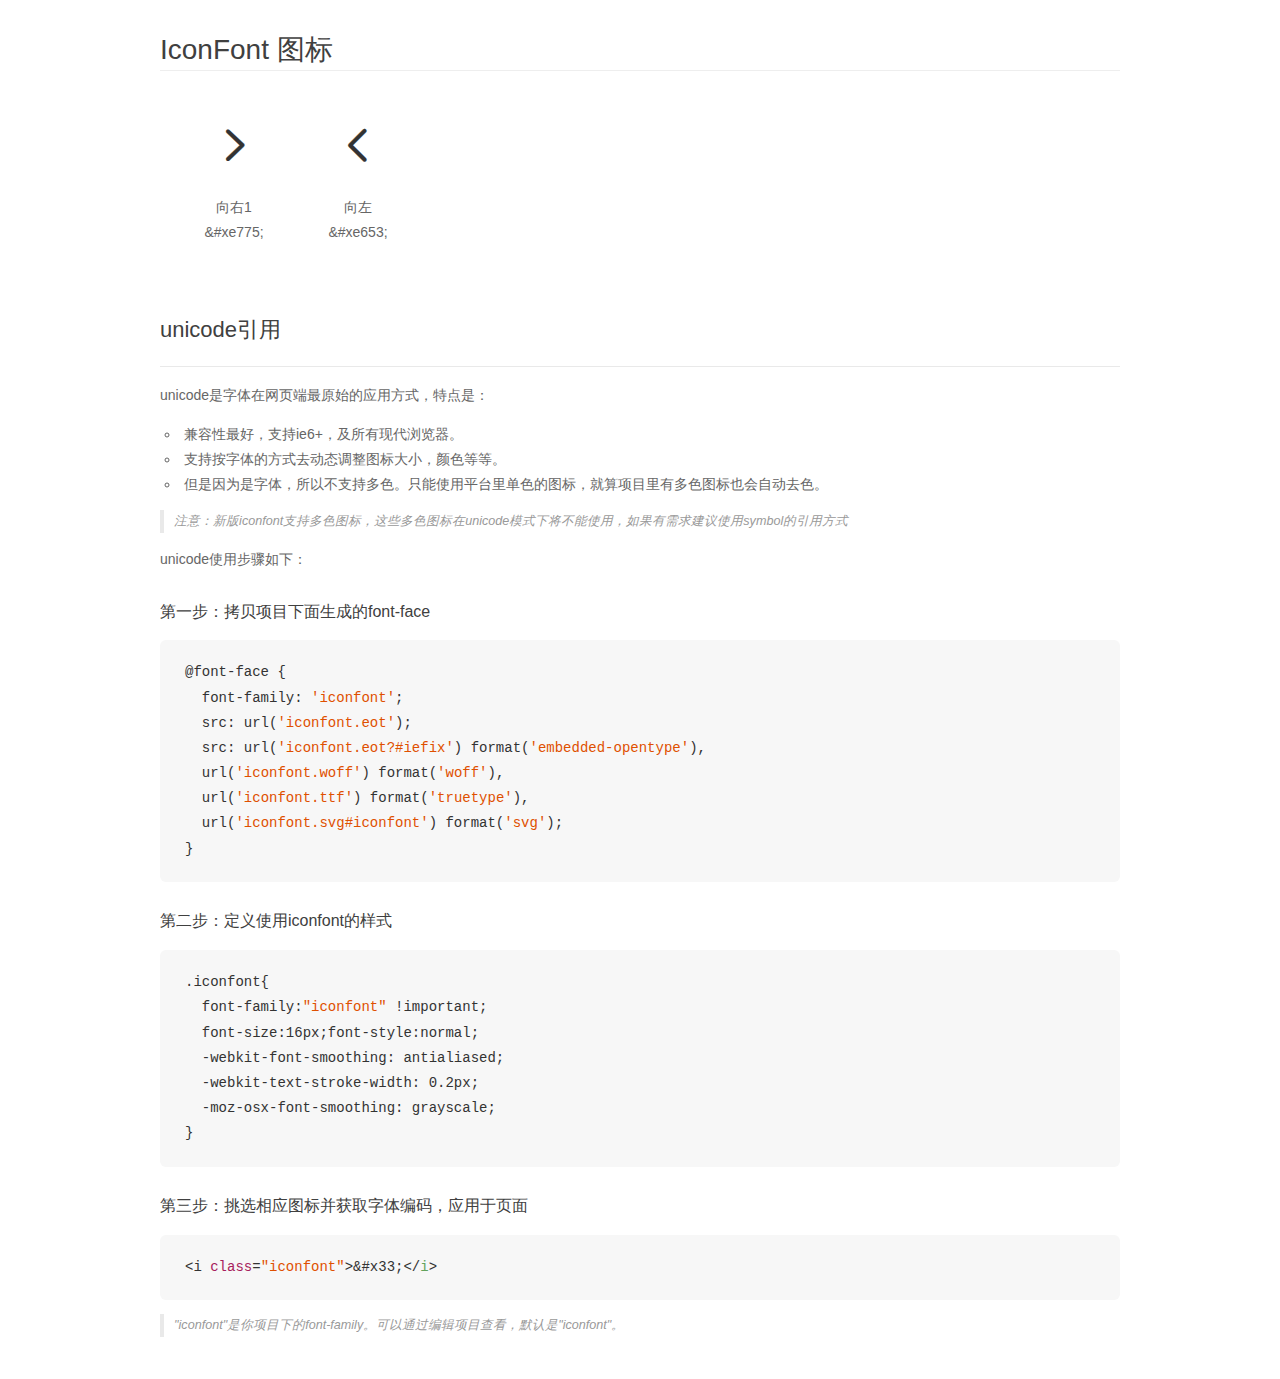
<file: font_ng1dyoop8mt/demo_unicode.html>
<!DOCTYPE html>
<html>
<head>
    <meta charset="utf-8"/>
    <title>IconFont</title>
    <link rel="stylesheet" href="demo.css">

    <style type="text/css">

        @font-face {font-family: "iconfont";
          src: url('iconfont.eot'); /* IE9*/
          src: url('iconfont.eot#iefix') format('embedded-opentype'), /* IE6-IE8 */
          url('iconfont.woff') format('woff'), /* chrome, firefox */
          url('iconfont.ttf') format('truetype'), /* chrome, firefox, opera, Safari, Android, iOS 4.2+*/
          url('iconfont.svg#iconfont') format('svg'); /* iOS 4.1- */
        }

        .iconfont {
          font-family:"iconfont" !important;
          font-size:16px;
          font-style:normal;
          -webkit-font-smoothing: antialiased;
          -webkit-text-stroke-width: 0.2px;
          -moz-osx-font-smoothing: grayscale;
        }

    </style>
</head>
<body>
    <div class="main markdown">
        <h1>IconFont 图标</h1>
        <ul class="icon_lists clear">
            
                <li>
                <i class="icon iconfont">&#xe775;</i>
                    <div class="name">向右1</div>
                    <div class="code">&amp;#xe775;</div>
                </li>
            
                <li>
                <i class="icon iconfont">&#xe653;</i>
                    <div class="name">向左</div>
                    <div class="code">&amp;#xe653;</div>
                </li>
            
        </ul>
        <h2 id="unicode-">unicode引用</h2>
        <hr>

        <p>unicode是字体在网页端最原始的应用方式，特点是：</p>
        <ul>
        <li>兼容性最好，支持ie6+，及所有现代浏览器。</li>
        <li>支持按字体的方式去动态调整图标大小，颜色等等。</li>
        <li>但是因为是字体，所以不支持多色。只能使用平台里单色的图标，就算项目里有多色图标也会自动去色。</li>
        </ul>
        <blockquote>
        <p>注意：新版iconfont支持多色图标，这些多色图标在unicode模式下将不能使用，如果有需求建议使用symbol的引用方式</p>
        </blockquote>
        <p>unicode使用步骤如下：</p>
        <h3 id="-font-face">第一步：拷贝项目下面生成的font-face</h3>
        <pre><code class="lang-js hljs javascript">@font-face {
  font-family: <span class="hljs-string">'iconfont'</span>;
  src: url(<span class="hljs-string">'iconfont.eot'</span>);
  src: url(<span class="hljs-string">'iconfont.eot?#iefix'</span>) format(<span class="hljs-string">'embedded-opentype'</span>),
  url(<span class="hljs-string">'iconfont.woff'</span>) format(<span class="hljs-string">'woff'</span>),
  url(<span class="hljs-string">'iconfont.ttf'</span>) format(<span class="hljs-string">'truetype'</span>),
  url(<span class="hljs-string">'iconfont.svg#iconfont'</span>) format(<span class="hljs-string">'svg'</span>);
}
</code></pre>
        <h3 id="-iconfont-">第二步：定义使用iconfont的样式</h3>
        <pre><code class="lang-js hljs javascript">.iconfont{
  font-family:<span class="hljs-string">"iconfont"</span> !important;
  font-size:<span class="hljs-number">16</span>px;font-style:normal;
  -webkit-font-smoothing: antialiased;
  -webkit-text-stroke-width: <span class="hljs-number">0.2</span>px;
  -moz-osx-font-smoothing: grayscale;
}
</code></pre>
        <h3 id="-">第三步：挑选相应图标并获取字体编码，应用于页面</h3>
        <pre><code class="lang-js hljs javascript">&lt;i <span class="hljs-class"><span class="hljs-keyword">class</span></span>=<span class="hljs-string">"iconfont"</span>&gt;&amp;#x33;<span class="xml"><span class="hljs-tag">&lt;/<span class="hljs-name">i</span>&gt;</span></span></code></pre>

        <blockquote>
        <p>"iconfont"是你项目下的font-family。可以通过编辑项目查看，默认是"iconfont"。</p>
        </blockquote>
    </div>


</body>
</html>
</file>
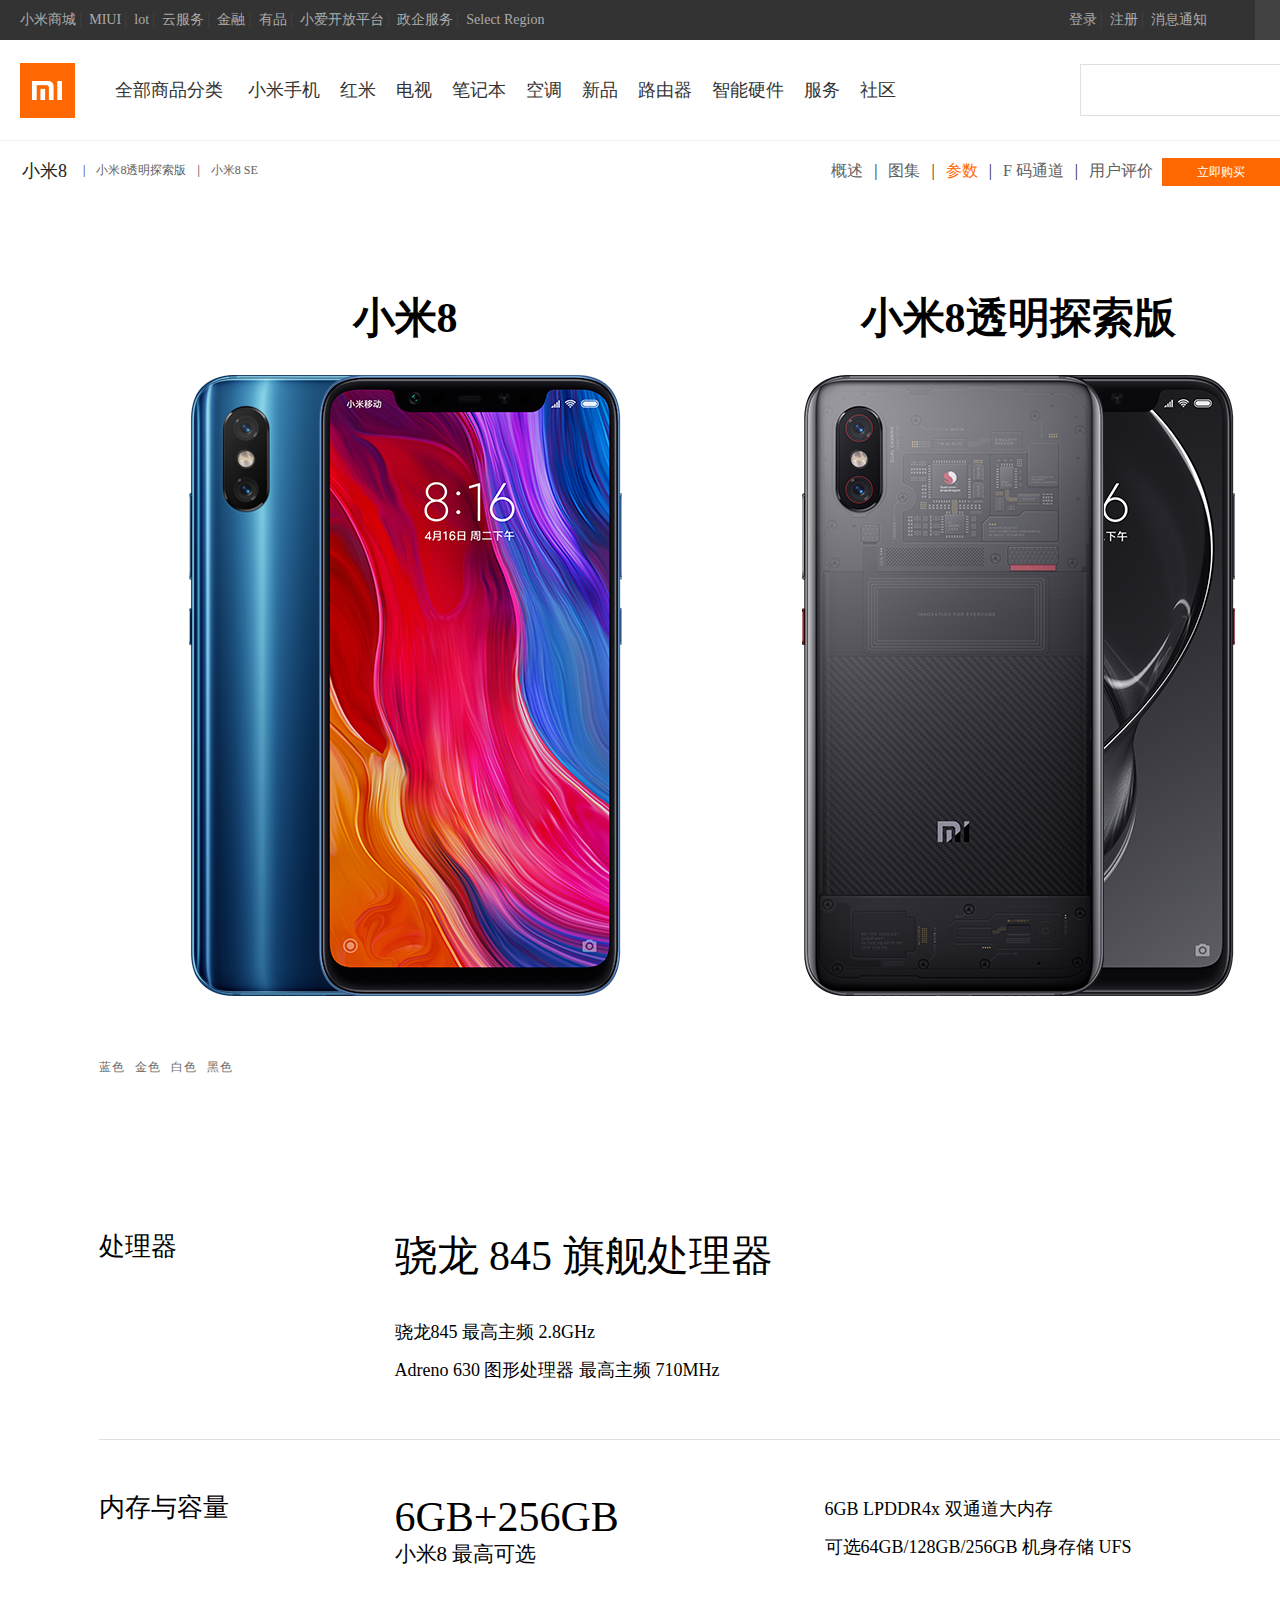
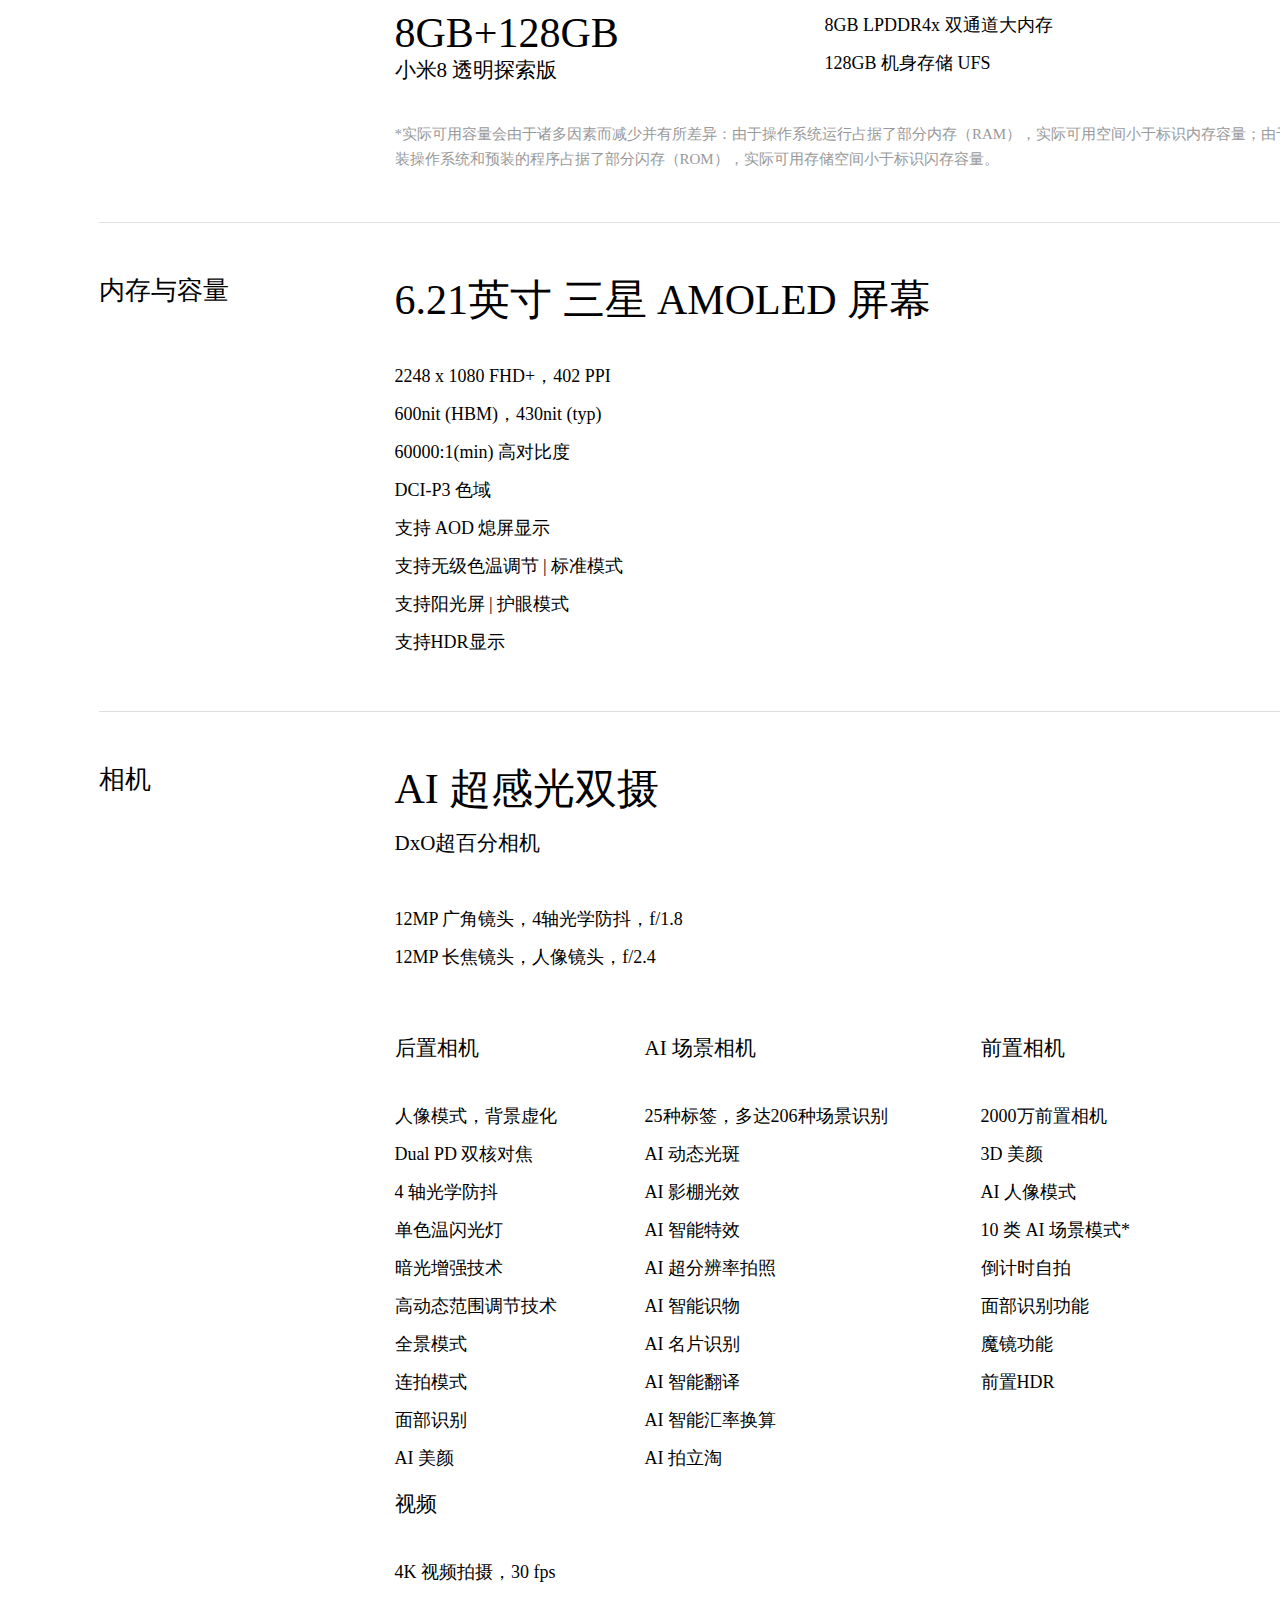
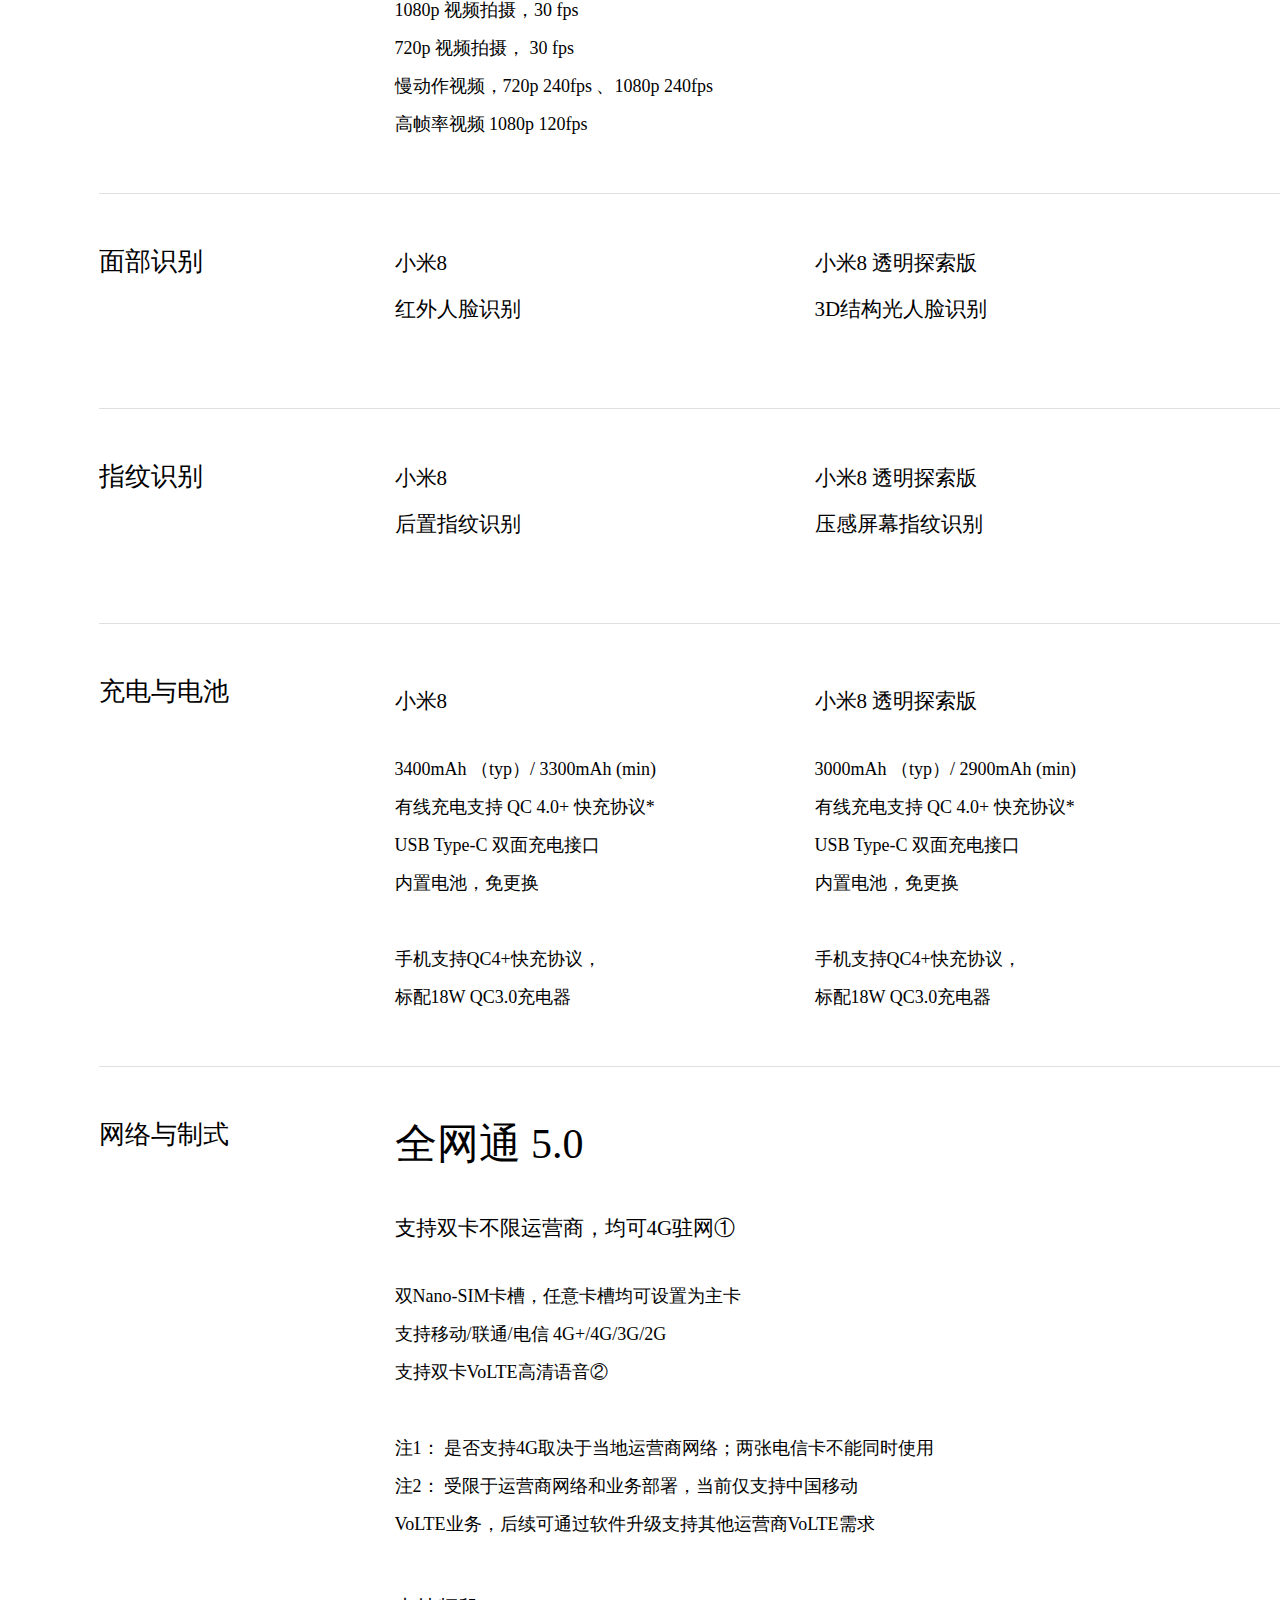
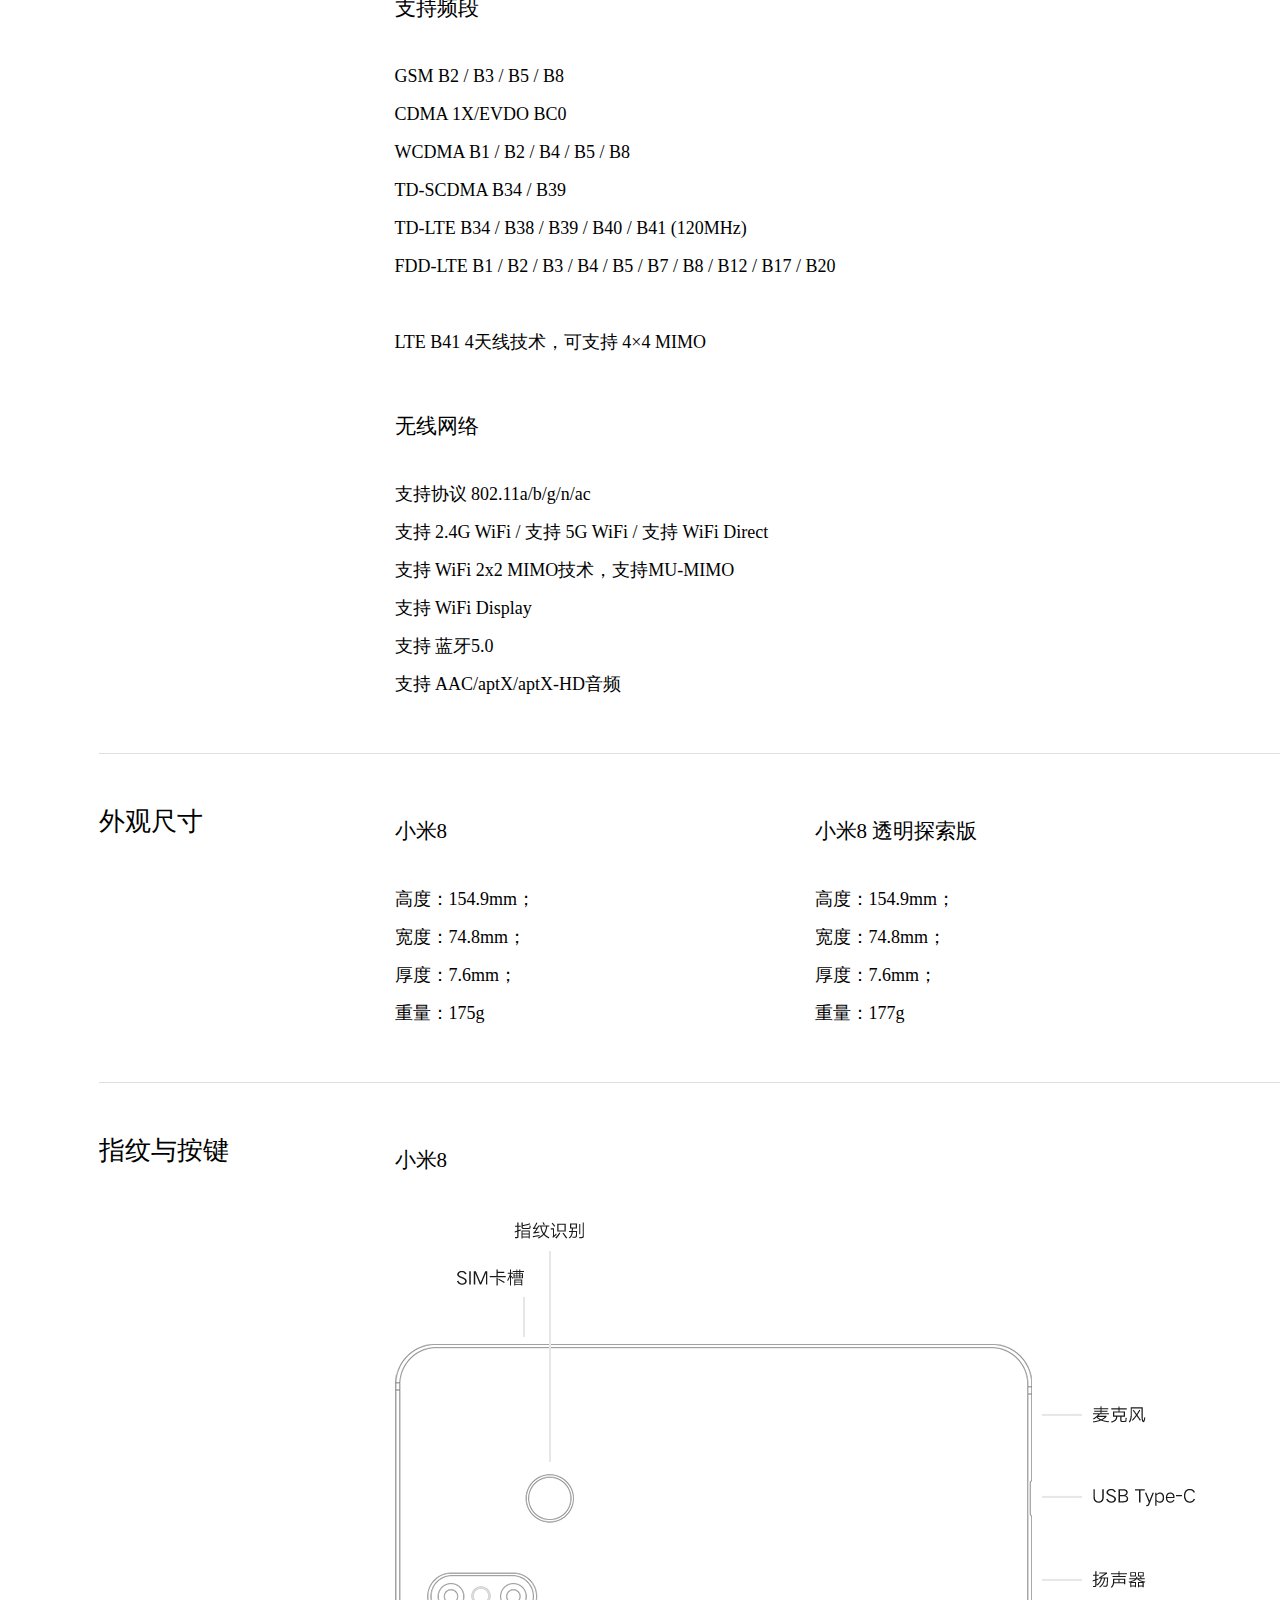
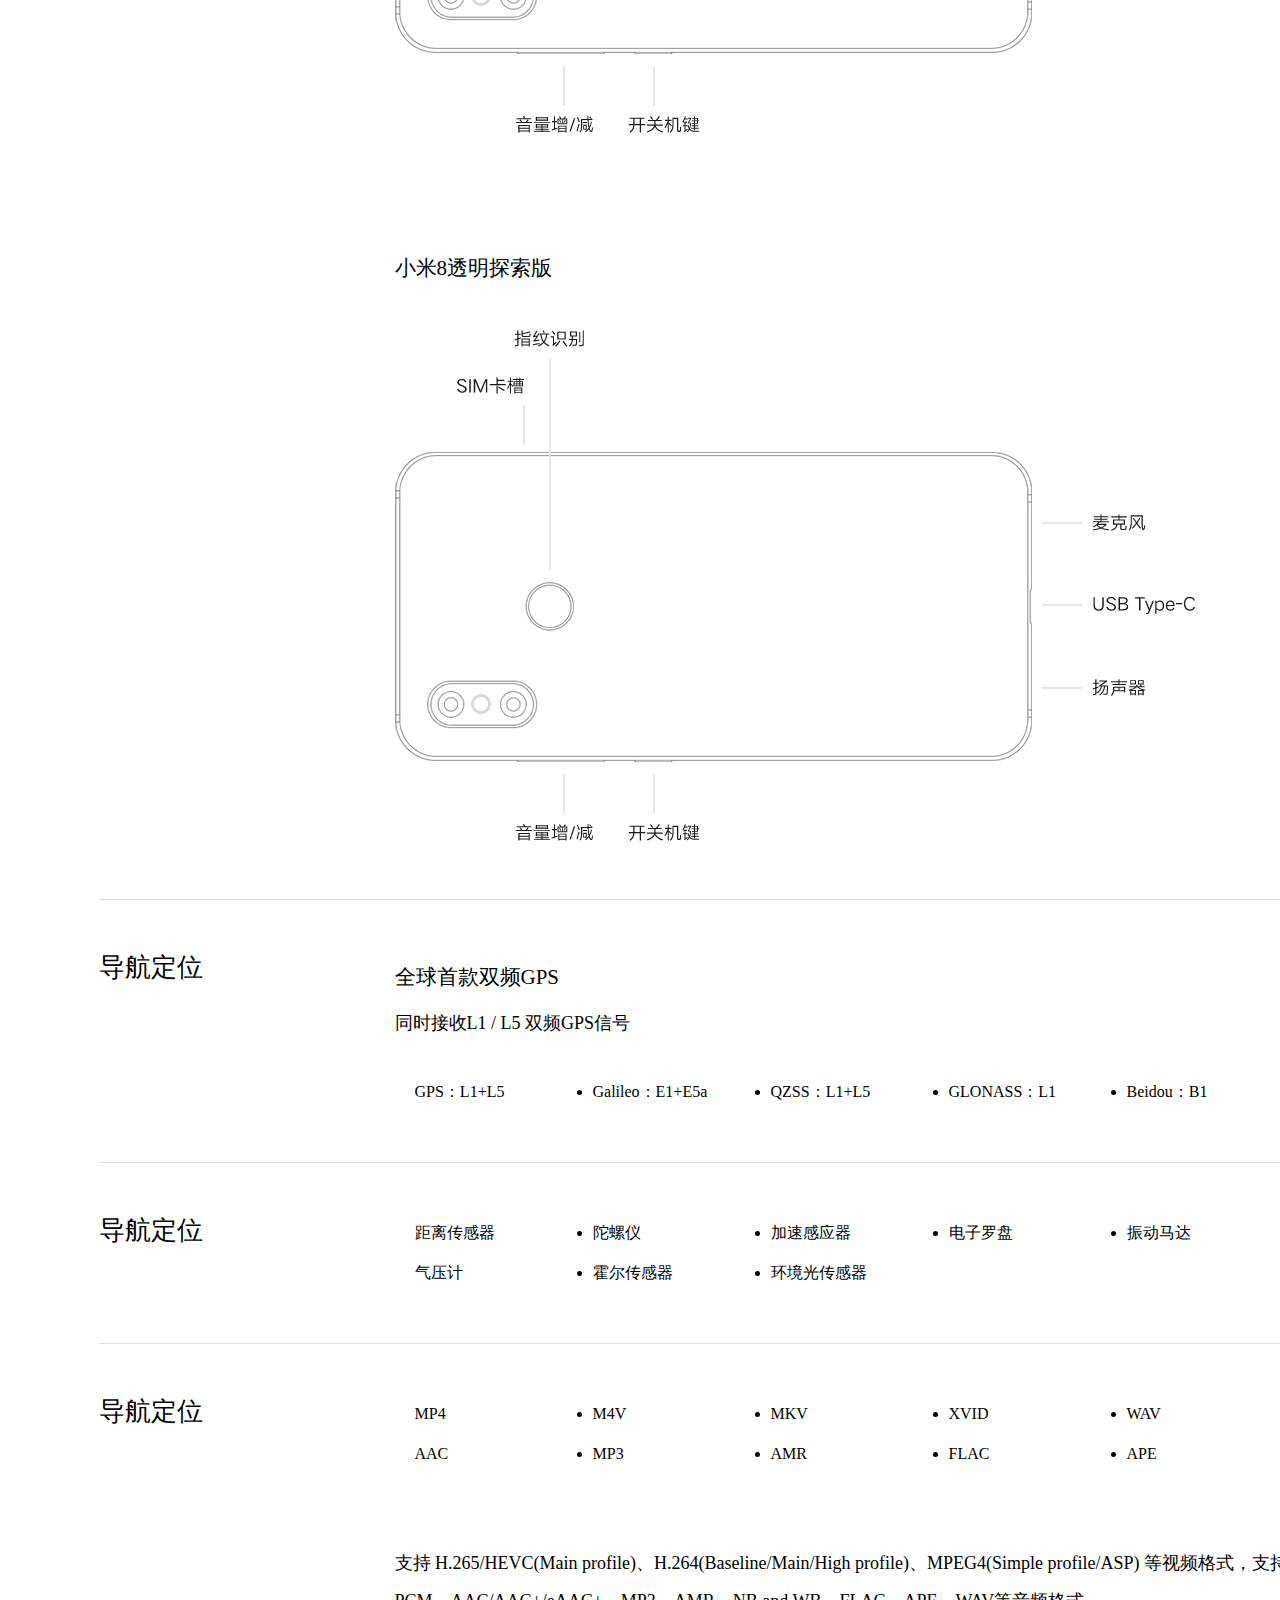
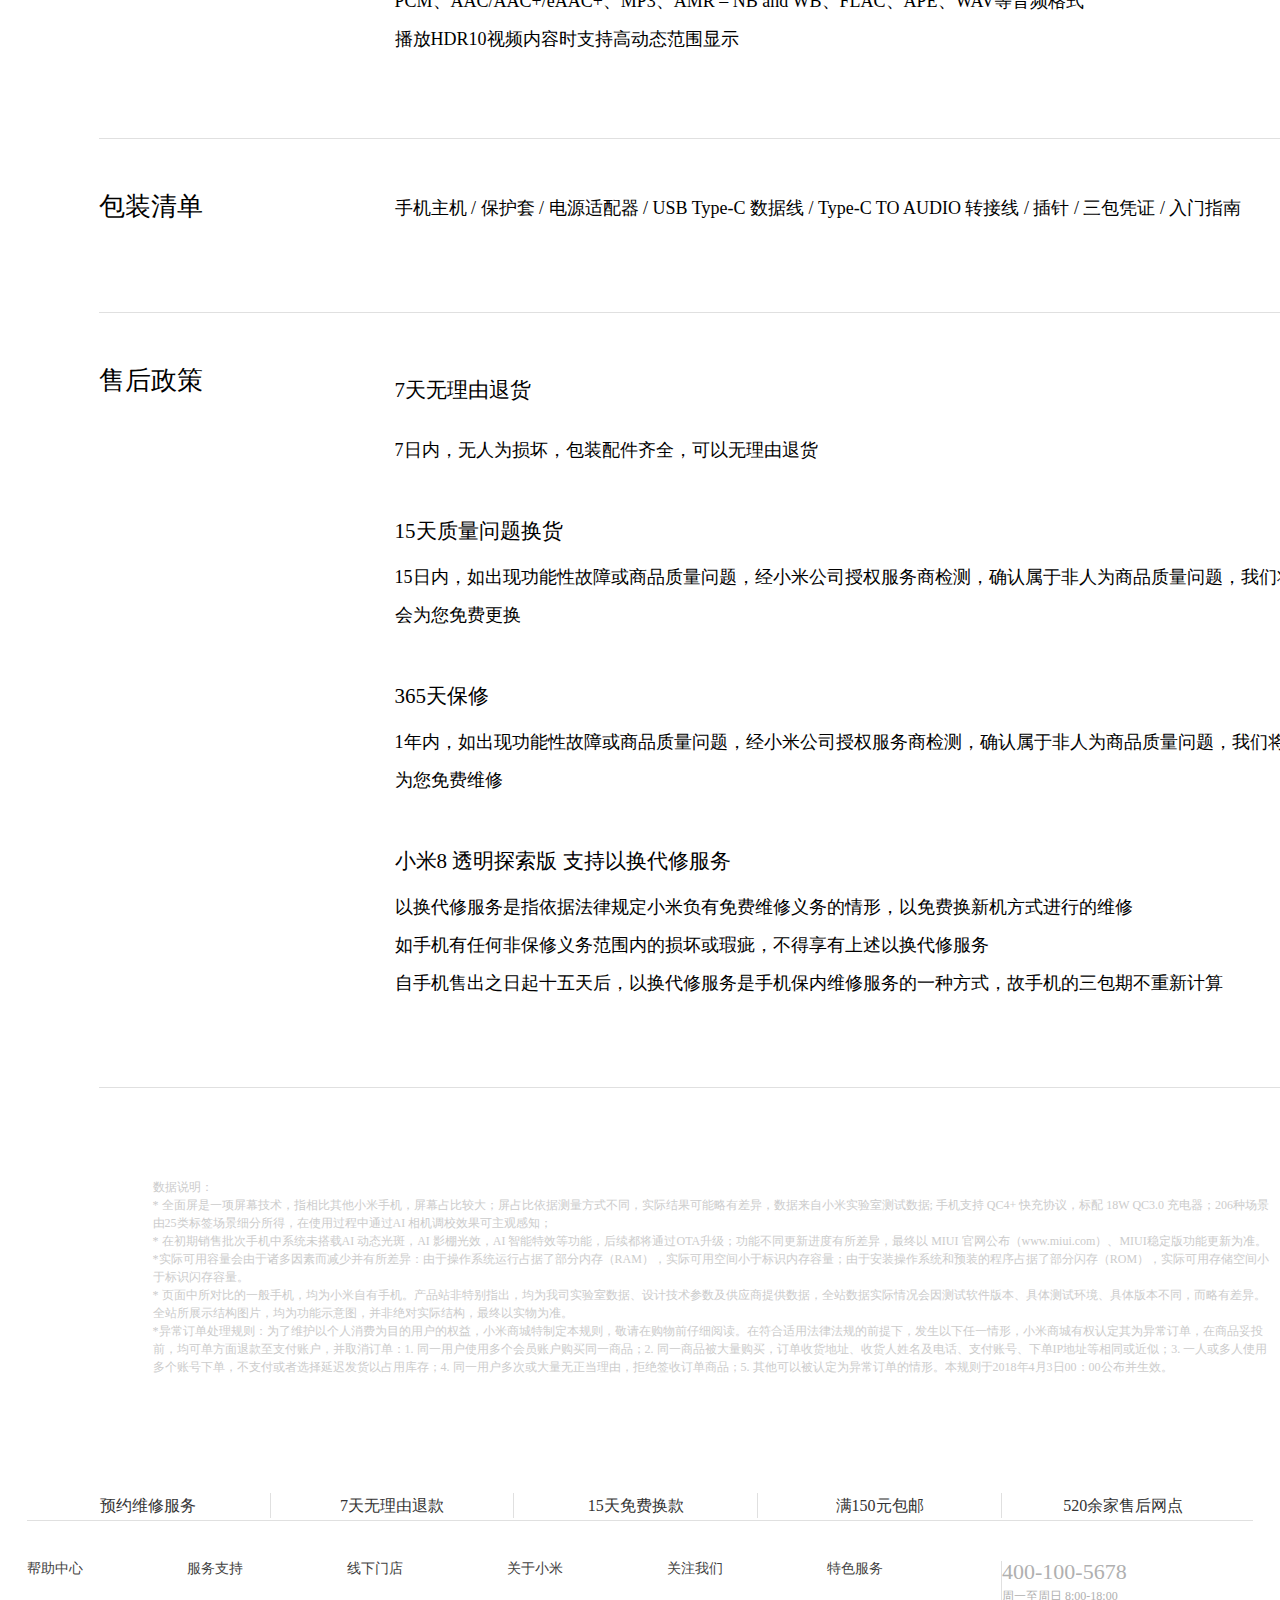
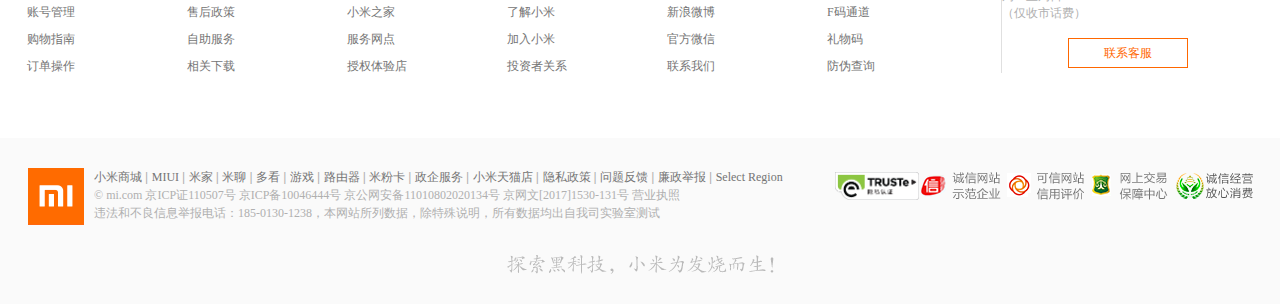
<file: index/configure.html>
<!DOCTYPE html>
<html>
	<head>
		<meta charset="UTF-8">
		<title>小米8 参数 - 小米商城</title>
		<link rel="shortcut icon" href="../img/favicon.ico" type="image/x-icon">
		<link rel="stylesheet" type="text/css" href="../css/stylecjz.css"/>
		<link rel="stylesheet" href="../css/stylecjz2.css" />
		<link rel="stylesheet" type="text/css" href="../font_5ingszvmma/iconfont.css"/>
		<link rel="stylesheet" type="text/css" href="../font_23ak9wexmna/iconfont.css"/>
		<link rel="stylesheet" type="text/css" href="../font_ng1dyoop8mt/iconfont.css"/>
	</head>
	<body>
	<div class="container">
		
	
	<div class="navigation-1">
				<div class="box-nav">
				<div class="top-nav">
					<dl>
						<dt><a href="">小米商城</a></dt><span class="sep">|</span>
						<dt><a href="">MIUI</a></dt><span class="sep">|</span>
						<dt><a href="">lot</a></dt><span class="sep">|</span>
						<dt><a href="">云服务</a></dt><span class="sep">|</span>
						<dt><a href="">金融</a></dt><span class="sep">|</span>
						<dt><a href="">有品</a></dt><span class="sep">|</span>
						<dt><a href="">小爱开放平台</a></dt><span class="sep">|</span>
						<dt><a href="">政企服务</a></dt><span class="sep">|</span>
						<dt><a href="">Select Region</a></dt>
					</dl>
					
				</div>
				<div class="shopping-cart">
					<a href=""><i class=" iconfont icon-gouwuchekong"></i>购物车</a>
				</div>
				<div class="user-handle">
					<dl>
						<dt><a href="">登录</a></dt><span class="sep">|</span>
						<dt><a href="">注册</a></dt><span class="sep">|</span>
						<dt><a href="">消息通知</a></dt>
					</dl>
				</div>
				
				</div>
			</div>
			<div class="navigation-2">
				<div class="box-nav">
					<div class="nav-logo">
						<a href=""></a>
					</div>
					<nav>
						<dl>
							<dt><span >全部商品分类</span></dt>
							<dt><span>小米手机</span></dt>
							<dt><span>红米</span></dt>
							<dt><span>电视</span></dt>
							<dt><span>笔记本</span></dt>
							<dt><span>空调</span></dt>
							<dt><span>新品</span></dt>
							<dt><span>路由器</span></dt>
							<dt><span>智能硬件</span></dt>
							<dt><span>服务</span></dt>
							<dt><span>社区</span></dt>
							
						</dl>
					</nav>
					<div class="nav-search">
						
						<button><i  class="iconfont icon-search"></i></button>
						<input type="text" />
					</div>
				</div>
			</div>
			<div class="navigation-3">
				<div class="nav3-mes">
					<h2>小米8</h2>
                    <div class="nav3-mes-left">
                    	<span>|</span><a href="">小米8透明探索版</a><span>|</span><a href="">小米8 SE</a>
                    </div>
                    <div class="nav3-mes-right">
                    	<a href="index1.html" style="color:#616161;">概述</a><span>|</span><a href="pictures.html" >图集</a><span>|</span><a href="" style="color:#ff6900;">参数</a><span>|</span><a href="">F 码通道</a><span>|</span><a href="">用户评价</a>
                    <a href="">立即购买</a>
                    </div>
				</div>
			</div>
			<div class="choose">
				<div class="choose-mes">
					<ul>
					<li>
					<h2>小米8</h2>
					<img src="../img2/phone1-1.png" alt="" />
					<dl id="J_colorSwitch ">
                        <dd class="">
                            <span class="icon icon11"></span>
                            <span>蓝色</span>
                        </dd>
                        <dd class="">
                            <span class="icon icon2"></span>
                            <span>金色</span>
                        </dd>
                        <dd class="">
                            <span class="icon icon3"></span>
                            <span>白色</span>
                        </dd>
                        <dd class="">
                            <span class="icon icon4"></span>
                            <span>黑色</span>
                        </dd>
                    </dl>
					</li>
					<li>
					<h2>小米8透明探索版</h2>
					<img src="../img2/phone2.png" alt="" /></li>
					
					</ul>
				</div>
			</div>
			<div class="cpu">
				<div class="cpu-mes">
					 <div class="leftmes">
                    <h2 class="tit webfont">处理器</h2>
                </div>
                <div class="rightmes">
                    <div class="context">
                        <h3 class="webfont">骁龙 845 旗舰处理器</h3>
                        骁龙845 最高主频 2.8GHz<br>Adreno 630 图形处理器 最高主频 710MHz
                    </div>
                </div>
				</div>
			</div>
			<div class="ram">
				<div class="ram-mes">
					<div class="leftmes">
                    <h2 class="tit webfont">内存与容量</h2>
                </div>
                <div class="rightmes">
                    <div class="context ">
                        <h3 class="webfont">6GB+256GB <span>小米8  最高可选</span></h3>
                        6GB LPDDR4x 双通道大内存<br>可选64GB/128GB/256GB 机身存储 UFS
                    </div>
                    <div class="context ">
                        <h3 class="webfont">8GB+128GB <span>小米8 透明探索版</span></h3>
                        8GB LPDDR4x 双通道大内存<br>128GB 机身存储 UFS
                    </div>
                    
                    <p class="ram-remark">*实际可用容量会由于诸多因素而减少并有所差异：由于操作系统运行占据了部分内存（RAM），实际可用空间小于标识内存容量；由于安装操作系统和预装的程序占据了部分闪存（ROM），实际可用存储空间小于标识闪存容量。</p>   
				</div>
			</div>
			</div>
			
			<div class="screen">
				<div class="screen-mes">
					<div class="leftmes">
                    <h2 class="tit webfont">内存与容量</h2>
                </div>
                <div class="rightmes">
                	  <h3 class="webfont">6.21英寸 三星 AMOLED 屏幕</h3>
                       2248 x 1080 FHD+，402 PPI <br>600nit (HBM)，430nit (typ) <br>60000:1(min) 高对比度 <br>DCI-P3 色域<br>支持 AOD 熄屏显示<br>支持无级色温调节 | 标准模式<br>支持阳光屏 | 护眼模式<br>支持HDR显示
                </div>
				</div>
			</div>
			
			<div class="camera">
				<div class="camera-mes">
					<div class="leftmes">
                    <h2 class="tit webfont">相机</h2>
                </div>
                <div class="rightmes">
                    <div class="context ">
                         <h3 class="webfont">AI 超感光双摄<span>DxO超百分相机</span></h3>
                        12MP 广角镜头，4轴光学防抖，f/1.8<br>12MP 长焦镜头，人像镜头，f/2.4
                    </div>
                    <div class="context cm">
                        <div class=" span5 spe ">
                            <h4 class="webfont">后置相机</h4>
                            人像模式，背景虚化<br>Dual PD 双核对焦<br>4 轴光学防抖<br>单色温闪光灯<br>暗光增强技术<br>高动态范围调节技术<br>全景模式<br>连拍模式<br>面部识别<br>AI 美颜
                        </div>
                        <div class="span5 mr">
                            <h4 class="webfont">AI 场景相机</h4>
                            25种标签，多达206种场景识别<br>AI 动态光斑<br>AI 影棚光效<br>AI 智能特效<br>AI 超分辨率拍照<br>AI 智能识物<br>AI 名片识别<br>AI 智能翻译<br>AI 智能汇率换算<br>AI 拍立淘
                        </div>
                        <div class=" span5">
                            <h4 class="webfont">前置相机</h4>
                            2000万前置相机<br>3D 美颜<br>AI 人像模式<br>10 类 AI 场景模式*<br>倒计时自拍<br>面部识别功能<br>魔镜功能<br>前置HDR
                        </div>
                    </div>
                    <div class="context context2">
                        <h4 class="webfont">视频</h4>
                        4K 视频拍摄，30 fps<br>1080p 视频拍摄，30 fps<br>720p 视频拍摄， 30 fps<br>慢动作视频，720p 240fps 、1080p 240fps<br>高帧率视频    1080p 120fps
                    </div>
                    
                    
				</div>
				</div>
			</div>
			<div class="face">
				<div class="face-mes">
					<div class="leftmes">
                    <h2 class="tit webfont">面部识别</h2>
                </div>
                <div class="rightmes">
                	<div class="context span7">
                        <h4 class="webfont"><span>小米8</span>红外人脸识别</h4>
                       
                    </div>
                    <div class="context span7">
                        <h4 class="webfont"><span>小米8 透明探索版</span>3D结构光人脸识别</h4>
                       
                    </div>
                </div>
				</div>
			</div>
			<div class="face">
				<div class="face-mes">
					<div class="leftmes">
                    <h2 class="tit webfont">指纹识别</h2>
                </div>
                <div class="rightmes">
                	<div class="context span7">
                        <h4 class="webfont"><span>小米8</span>后置指纹识别</h4>
                       
                    </div>
                    <div class="context span7">
                        <h4 class="webfont"><span>小米8 透明探索版</span>压感屏幕指纹识别</h4>
                       
                    </div>
                </div>
				</div>
			</div>
			<div class="battery">
				<div class="battery-mes">
					<div class="leftmes">
                    <h2 class="tit webfont">充电与电池</h2>
                </div>
                <div class="rightmes">
                	<div class="context span7">
                        <h4 class="webfont">小米8</h4>
                        3400mAh （typ）/ 3300mAh (min)<br>有线充电支持 QC 4.0+ 快充协议*<br>USB Type-C 双面充电接口<br>内置电池，免更换<br><br>
                        手机支持QC4+快充协议，<br>标配18W QC3.0充电器
                    </div>
                    <div class="context span7">
                        <h4 class="webfont">小米8 透明探索版</h4>
                        3000mAh （typ）/ 2900mAh (min)<br>有线充电支持 QC 4.0+ 快充协议*<br>USB Type-C 双面充电接口<br>内置电池，免更换<br><br>
                        手机支持QC4+快充协议，<br>标配18W QC3.0充电器
                    </div>
                </div>
				</div>
			</div>
			<div class="network">
				<div class="network-mes">
					<div class="leftmes">
                    <h2 class="tit webfont">网络与制式</h2>
                </div>
                <div class="rightmes">
                	<div class="context ">
                        <h3 class="webfont">全网通 5.0</h3>
                        <h4>支持双卡不限运营商，均可4G驻网①</h4>
                        双Nano-SIM卡槽，任意卡槽均可设置为主卡<br>支持移动/联通/电信 4G+/4G/3G/2G<br>支持双卡VoLTE高清语音②<br><br>
                        注1： 是否支持4G取决于当地运营商网络；两张电信卡不能同时使用<br>注2： 受限于运营商网络和业务部署，当前仅支持中国移动<br>VoLTE业务，后续可通过软件升级支持其他运营商VoLTE需求<br><br>
                        <h4 class="webfont">支持频段  </h4>
                        GSM B2 / B3 / B5 / B8<br>CDMA 1X/EVDO BC0<br>WCDMA B1 / B2 / B4 / B5 / B8<br>TD-SCDMA B34 / B39<br>TD-LTE B34 / B38 / B39 / B40 / B41 (120MHz)<br>FDD-LTE B1 / B2 / B3 / B4 / B5 / B7 / B8 / B12 / B17 / B20<br><br>LTE B41 4天线技术，可支持 4×4 MIMO<br><br>
                        <h4 class="webfont">无线网络  </h4>
                        支持协议 802.11a/b/g/n/ac<br>支持 2.4G WiFi / 支持 5G WiFi / 支持 WiFi Direct<br>支持 WiFi 2x2 MIMO技术，支持MU-MIMO<br>支持 WiFi Display<br>支持 蓝牙5.0<br>支持 AAC/aptX/aptX-HD音频
                    </div>
                </div>
                
				</div>
			</div>
			<div class="size">
				<div class="size-mes">
					<div class="leftmes">
                    <h2 class="tit webfont">外观尺寸</h2>
                </div>
                <div class="rightmes">
                	<div class="context span7">
                        <h4 class="webfont">小米8</h4>
                        高度：154.9mm；<br>宽度：74.8mm；<br>厚度：7.6mm；<br>重量：175g
                    </div>
                    <div class="context span7">
                        <h4 class="webfont">小米8 透明探索版</h4>
                        高度：154.9mm；<br>宽度：74.8mm；<br>厚度：7.6mm；<br>重量：177g
                    </div>
                </div>
				</div>
			</div>
			<div class="button">
				<div class="button-mes">
					<div class="leftmes">
                    <h2 class="tit webfont">指纹与按键</h2>
                </div>
                <div class="rightmes">
                	<h4>小米8</h4>
                	<img src="../img2/key1.jpg"/>
                	<h4>小米8透明探索版</h4>
                	<img src="../img2/key1.jpg" style="margin-bottom: 0;"/>
                </div>
				</div>
			</div>
			<div class="nav">
				<div class="nav-mes">
					<div class="leftmes">
                    <h2 class="tit webfont">导航定位</h2>
                </div>
                <div class="rightmes">
                    <h4 class="webfont nmb">全球首款双频GPS</h4>
                    <p class="text">同时接收L1 / L5 双频GPS信号</p>
                    <ul class="">
                        <li>GPS：L1+L5</li>
                        <li>Galileo：E1+E5a </li>
                        <li>QZSS：L1+L5</li>
                        <li>GLONASS：L1 </li>
                        <li>Beidou：B1</li>
                    </ul>
                </div>
				</div>
			</div>
			<div class="nav">
				<div class="nav-mes">
					<div class="leftmes">
                    <h2 class="tit webfont">导航定位</h2>
                </div>
                <div class="rightmes"> 
                    <ul class="">
                        <li>距离传感器</li>
                        <li>陀螺仪</li>
                        <li>加速感应器</li>
                        <li>电子罗盘</li>
                        <li>振动马达</li>
                        <li>气压计</li>
                        <li>霍尔传感器</li>
                        <li>环境光传感器</li>
                    </ul>
                </div>
				</div>
			</div>
			<div class="nav">
				<div class="nav-mes">
					<div class="leftmes">
                    <h2 class="tit webfont">导航定位</h2>
                </div>
                <div class="rightmes"> 
                   <ul class="" style="margin-bottom: 70px;">
                        <li>MP4</li>
                        <li>M4V</li>
                        <li>MKV</li>
                        <li>XVID</li>
                        <li>WAV</li>
                        <li>AAC</li>
                        <li>MP3</li>
                        <li>AMR</li>
                        <li>FLAC</li>
                        <li>APE</li>
                    </ul>
                    <p class="text">
                            支持 H.265/HEVC(Main profile)、H.264(Baseline/Main/High profile)、MPEG4(Simple profile/ASP) 等视频格式，支持 PCM、AAC/AAC+/eAAC+、MP3、AMR – NB and WB、FLAC、APE、WAV等音频格式<br>播放HDR10视频内容时支持高动态范围显示
                        </p>
                </div>
				</div>
			</div>
			<div class="sale">
				<div class="sale-mes">
					<div class="leftmes">
						<h2 class="tit webfont">包装清单</h2>
					</div>
					<div class="rightmes">
						<p class="context">手机主机 / 保护套 / 电源适配器 / USB Type-C 数据线 / Type-C TO AUDIO 转接线 / 插针 / 三包凭证 / 入门指南</p>
					</div>
				</div>
			</div>
			<div class="sale">
				<div class="sale-mes">
					<div class="leftmes">
						<h2 class="tit webfont">售后政策</h2>
					</div>
					<div class="rightmes">
                        <h4 class="webfont">7天无理由退货</h4>
                        <p>7日内，无人为损坏，包装配件齐全，可以无理由退货</p>
                        <h4>15天质量问题换货</h4>
                        <p> 15日内，如出现功能性故障或商品质量问题，经小米公司授权服务商检测，确认属于非人为商品质量问题，我们将会为您免费更换</p>
                        <h4>365天保修</h4>
                        <p>1年内，如出现功能性故障或商品质量问题，经小米公司授权服务商检测，确认属于非人为商品质量问题，我们将会为您免费维修</p>
                        <h4 class="weight">小米8 透明探索版 支持以换代修服务</h4>
                        <p>以换代修服务是指依据法律规定小米负有免费维修义务的情形，以免费换新机方式进行的维修<br>
                            如手机有任何非保修义务范围内的损坏或瑕疵，不得享有上述以换代修服务<br>
                            自手机售出之日起十五天后，以换代修服务是手机保内维修服务的一种方式，故手机的三包期不重新计算
                        </p>

                    
					</div>
				</div>
			</div>
			<div class="info">
				<div class="info-mes">
					<p class="footnote-list">
                数据说明：<br>
                * 全面屏是一项屏幕技术，指相比其他小米手机，屏幕占比较大；屏占⽐依据测量方式不同，实际结果可能略有差异，数据来⾃⼩米实验室测试数据; 手机支持 QC4+ 快充协议，标配 18W QC3.0 充电器；206种场景由25类标签场景细分所得，在使用过程中通过AI 相机调校效果可主观感知；<br>* 在初期销售批次手机中系统未搭载AI 动态光斑，AI 影棚光效，AI 智能特效等功能，后续都将通过OTA升级；功能不同更新进度有所差异，最终以 MIUI 官网公布（www.miui.com）、MIUI稳定版功能更新为准。<br>*实际可用容量会由于诸多因素而减少并有所差异：由于操作系统运行占据了部分内存（RAM），实际可用空间小于标识内存容量；由于安装操作系统和预装的程序占据了部分闪存（ROM），实际可用存储空间小于标识闪存容量。<br>* 页面中所对比的一般手机，均为小米自有手机。产品站非特别指出，均为我司实验室数据、设计技术参数及供应商提供数据，全站数据实际情况会因测试软件版本、具体测试环境、具体版本不同，而略有差异。全站所展示结构图片，均为功能示意图，并非绝对实际结构，最终以实物为准。<br>*异常订单处理规则：为了维护以个人消费为目的用户的权益，小米商城特制定本规则，敬请在购物前仔细阅读。在符合适用法律法规的前提下，发生以下任一情形，小米商城有权认定其为异常订单，在商品妥投前，均可单方面退款至支付账户，并取消订单：1. 同一用户使用多个会员账户购买同一商品；2. 同一商品被大量购买，订单收货地址、收货人姓名及电话、支付账号、下单IP地址等相同或近似；3. 一人或多人使用多个账号下单，不支付或者选择延迟发货以占用库存；4. 同一用户多次或大量无正当理由，拒绝签收订单商品；5. 其他可以被认定为异常订单的情形。本规则于2018年4月3日00：00公布并生效。
            </p>
				</div>
			</div>
			<div class="site-footer clear-both">
			<div class="site-footer-container">
				<div class="footer-service clear-both">
					<ul class="clear-both">
						<li><a href="#">预约维修服务</a></li>
						<li><a href="#">7天无理由退款</a></li>
						<li><a href="#">15天免费换款</a></li>
						<li><a href="#">满150元包邮</a></li>
						<li><a href="#">520余家售后网点</a></li>
					</ul>
				</div>
				<div class="footer-links clear-both">
							<dl>
								<dt>帮助中心</dt>
								<dd><a href="#">账号管理</a></dd>
								<dd><a href="#">购物指南</a></dd>
								<dd><a href="#">订单操作</a></dd>
							</dl>
							<dl>
								<dt>服务支持</dt>
								<dd><a href="#">售后政策</a></dd>
								<dd><a href="#">自助服务</a></dd>
								<dd><a href="#">相关下载</a></dd>
							</dl>
							<dl>
								<dt>线下门店</dt>
								<dd><a href="#">小米之家</a></dd>
								<dd><a href="#">服务网点</a></dd>
								<dd><a href="#">授权体验店</a></dd>
							</dl>
							<dl>
								<dt>关于小米</dt>
								<dd><a href="#">了解小米</a></dd>
								<dd><a href="#">加入小米</a></dd>
								<dd><a href="#">投资者关系</a></dd>
							</dl>
							<dl>
								<dt>关注我们</dt>
								<dd><a href="#">新浪微博</a></dd>
								<dd><a href="#">官方微信</a></dd>
								<dd><a href="#">联系我们</a></dd>
							</dl>
							<dl>
								<dt>特色服务</dt>
								<dd><a href="#">F码通道</a></dd>
								<dd><a href="#">礼物码</a></dd>
								<dd><a href="#">防伪查询</a></dd>
							</dl>
							<div class="col-contact">
								<p class="phone">400-100-5678</p>
								<p class="">
 									周一至周日 8:00-18:00<br>
 									（仅收市话费）
								</p>
								<a href="#">
									联系客服
								</a>
							</div>
				</div>
			</div>
			<div class="site-info clear-borh">
				<div class="site-info-container">
					<div class="site-info-logo"></div>
					<div class="info-text">
						<p>
							<a href="#">小米商城</a><span>|</span>
							<a href="#">MIUI</a><span>|</span>
							<a href="#">米家</a><span>|</span>
							<a href="#">米聊</a><span>|</span>
							<a href="#">多看</a><span>|</span>
							<a href="#">游戏</a><span>|</span>
							<a href="#">路由器</a><span>|</span>
							<a href="#">米粉卡</a><span>|</span>
							<a href="#">政企服务</a><span>|</span>
							<a href="#">小米天猫店</a><span>|</span>
							<a href="#">隐私政策</a><span>|</span>
							<a href="#">问题反馈</a><span>|</span>
							<a href="#">廉政举报</a><span>|</span>
							<a href="#">Select Region</a>
						</p>
						<p>© 
							<a href="#">mi.com</a> 
							京ICP证110507号 
							<a href="#">京ICP备10046444号</a>
							<a href="#">京公网安备11010802020134号 </a>
							<a href="#">京网文[2017]1530-131号 </a>
							<a href="#">营业执照 </a><br>
							违法和不良信息举报电话：185-0130-1238，本网站所列数据，除特殊说明，所有数据均出自我司实验室测试
						</p>
					</div>
					<div class="info-links">
						<a href="#">
							<img src="../img/truste.png">
						</a>
						<a href="#">
							<img src="../img/v-logo-2.png">
						</a>
						<a href="#">
							<img src="../img/v-logo-1.png">
						</a>
						<a href="#">
							<img src="../img/v-logo-3.png">
						</a>
						<a href="#">
							<img src="../img/10.png">
						</a>
						
					</div>
				</div>
				<div class="slogan clear-borh">
						
					</div>
			</div>
		</div>
			</div>
	</body>
</html>
</file>
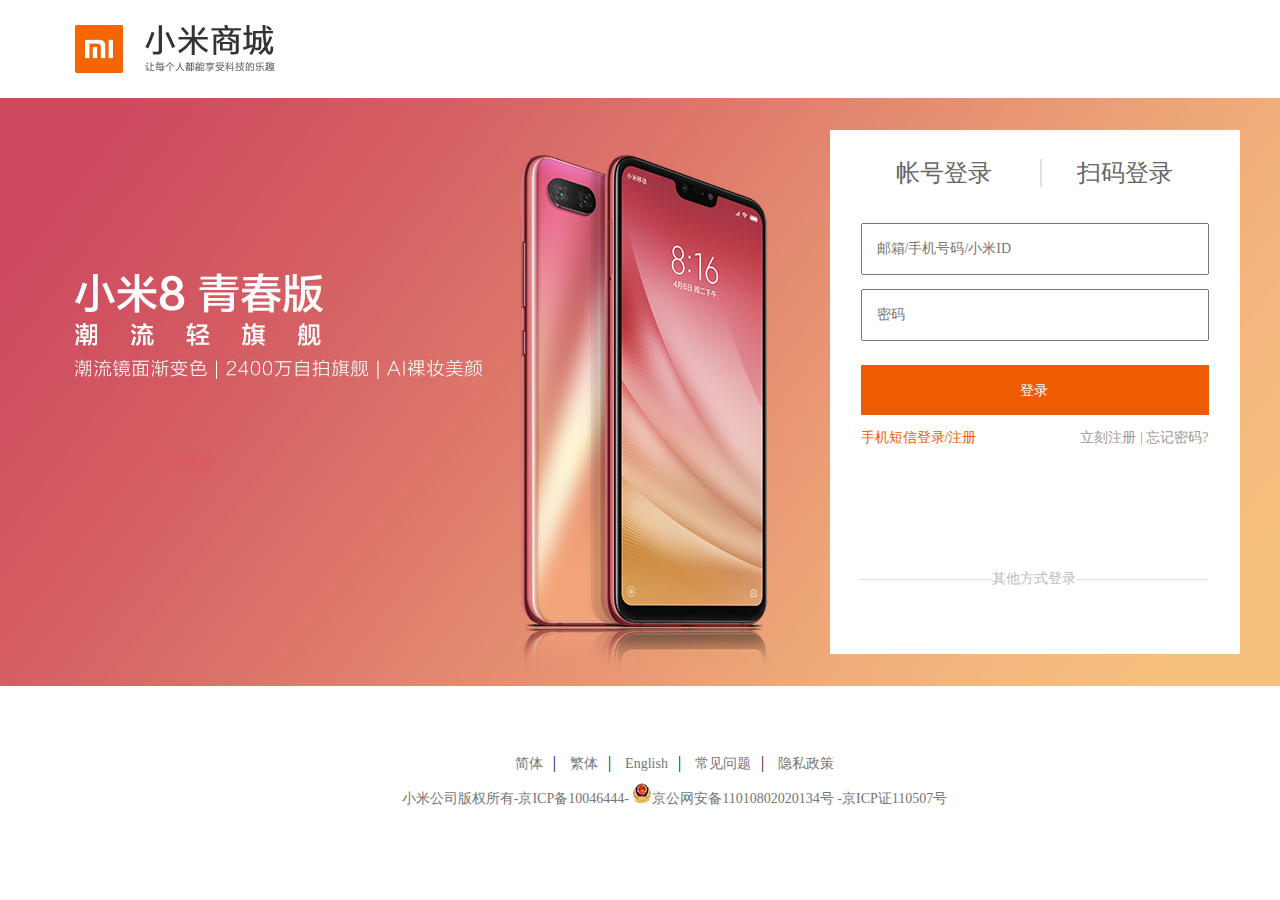
<file: index/entry.html>
<!DOCTYPE html>
<html>
	<head>
		<meta charset="UTF-8">
		<title>小米帐号 - 登录</title>
		<link rel="shortcut icon" href="../img/favicon.ico" type="image/x-icon">
		<link rel="stylesheet" href="../css/cssreset.css" />
		<link rel="stylesheet" href="../css/entry-stlye.css" />
	</head>
	<body>
		<div class="h-panel">
			<div class="h-logo">
				<a href="">小米网</a>
			</div>
		</div>
		<div class="login-banner-panel clear-borh">
			<a href="#">小米网</a>
		</div>
		<div class="wrap ">
			<div class="layout_panel">
				<div class="layout">
					<div class="nav-tabs">
						<a href="#">帐号登录</a>
						<span>
						</span>
						<a href="#">扫码登录</a>
					</div>
					<div class="tabs-con">
						<div class="login-area">
							<form action="" method="post">
								<input class="item_account" autocomplete="off" type="text" name="user" id="username" placeholder="邮箱/手机号码/小米ID">
								<input class="item_account" type="password" placeholder="密码" autocomplete="off" id="pwd" name="password">
								<input class="btnadpt" id="login-button" type="submit" value="登录">
							</form>
						</div>
					</div>
					<div class="other-panel clear-borh">
						<span><a href="#">手机短信登录/注册</a></span>
						<span>
							<a href="#">立刻注册</a>
							<span >|</span>
							<a href="#">忘记密码?</a>
						</span>
					</div>
					<div class="other-login-type">
						<fieldset class="oth_type_tit">
                            <legend align="center" class="oth_type_txt">其他方式登录</legend>
                          </fieldset>
                         <div class="oth_type_links">
                            <a class="icon_type btn_qq sns-login-link" data-type="qq" href="/pass/sns/login/auth?appid=100284651&amp;&amp;callback=https%3A%2F%2Forder.mi.com%2Flogin%2Fcallback%3Ffollowup%3Dhttps%253A%252F%252Fwww.mi.com%252F%253Fclient_id%253D180100041086%26sign%3DMzU2MGI1MjBiZWJhOTQyYTdmZmRhZDViM2NkMTFiMWQwZDAyMjE4ZQ%2C%2C&amp;sid=mi_eshop" title="QQ登录" target="_blank"><i class="btn_sns_icontype icon_default_qq"></i></a>
                            <a class="icon_type btn_weibo sns-login-link" data-type="weibo" href="/pass/sns/login/auth?appid=2996826273&amp;&amp;callback=https%3A%2F%2Forder.mi.com%2Flogin%2Fcallback%3Ffollowup%3Dhttps%253A%252F%252Fwww.mi.com%252F%253Fclient_id%253D180100041086%26sign%3DMzU2MGI1MjBiZWJhOTQyYTdmZmRhZDViM2NkMTFiMWQwZDAyMjE4ZQ%2C%2C&amp;sid=mi_eshop" title="微博登录" target="_blank"><i class="btn_sns_icontype icon_default_weibo"></i></a>
                            <a class="icon_type btn_alipay sns-login-link" data-type="alipay" href="/pass/sns/login/auth?appid=2088011127562160&amp;&amp;callback=https%3A%2F%2Forder.mi.com%2Flogin%2Fcallback%3Ffollowup%3Dhttps%253A%252F%252Fwww.mi.com%252F%253Fclient_id%253D180100041086%26sign%3DMzU2MGI1MjBiZWJhOTQyYTdmZmRhZDViM2NkMTFiMWQwZDAyMjE4ZQ%2C%2C&amp;sid=mi_eshop" title="支付宝登录" target="_blank"><i class="btn_sns_icontype icon_default_alipay"></i></a>
                            <a class="icon_type btn_weixin sns-login-link" data-type="weixin" href="/pass/sns/login/auth?appid=wxxmzh&amp;scope=snsapi_login&amp;callback=https%3A%2F%2Forder.mi.com%2Flogin%2Fcallback%3Ffollowup%3Dhttps%253A%252F%252Fwww.mi.com%252F%253Fclient_id%253D180100041086%26sign%3DMzU2MGI1MjBiZWJhOTQyYTdmZmRhZDViM2NkMTFiMWQwZDAyMjE4ZQ%2C%2C&amp;sid=mi_eshop" title="微信登录" target="_blank"><i class="btn_sns_icontype icon_default_weixin"></i></a>
                          </div>
				</div>
			</div>
		</div>
		<div class="n-footer clear-borh">
			<div class="nf-link-area clear-borh">
				<ul>
					<li><a href="#">简体</a>|</li>
					<li><a href="#">繁体</a>|</li>
					<li><a href="#">English</a>|</li>
					<li><a href="#">常见问题</a>|</li>
					<li><a href="#">隐私政策</a></li>
				</ul>
			</div>
			<p>小米公司版权所有-京ICP备10046444-
				<a href="#"><img src="../img/ghs.png"/>京公网安备11010802020134号</a>
				-京ICP证110507号</p>
		</div>
	</body>
</html>
</file>
<file: css/stlye.css>
.logo{
	min-width: 1226px;
	height: 120px;
	background: url(../img/cms_15364252960386_MQZrG.jpg);
	background-repeat: no-repeat;
	background-position: center 0; 
}
.clear-borh{
	zoom: 1;
}
.clear-both::after{
	content: '';
	display: block;
	clear: both;
}
nav{
		min-width: 1226px;
		background: #333;
}
.nav{
		width: 1226px;
		background: #333;
		height: 40px;
		margin: 0 auto;
		line-height: 40px;
}
.nav-left {
	float: left;
}
.nav li {
	display: inline-block;
}		
.nav li a {
	font-size: 12px;
	color: #b0b0b0;
}
.nav li a:hover{
	color: white;
}	
.nav li a::after {
	content: "";
	margin-left: 0.5em;
	border: 1px solid #424242;
}
.nav-left li:last-child a::after,
.nav-right li:last-child a::after ,
.nav-right li:nth-child(3) a::after {
	border: 0;
}
.nav-right{
	/*position: relative;*/
	float: right;
}
.nav-right li:last-child{
	position: relative;
    float: right;
    height: 40px;
}	
.nav-right li:last-child a{
	z-index: 32;
	display: block;
	width: 120px;
	height: 40px;
	line-height: 40px;
	margin-right: -2px;
	text-align: center;
	color: #b0b0b0;
	background: #424242;
	margin-left: 15px;		
}
.nav-right img {
	width: 20px;
	height: 20px;
	vertical-align: middle;
	margin-right: 5px;
}
.cart{
	display: none;
	position: absolute;
    right: -2px;
    top: 40px;
    z-index: 31;
    width: 316px;
    z-index: 30;
   /* height: 100px;*/
    padding: 15px 0 0;
    font-size: 12px;
    color: #424242;
    background: #fff;
     box-shadow: 0 2px 10px rgba(0,0,0,0.15);

}
.cart div{
	margin: 5px 20px 20px;
    text-align: center;
    padding: 20px 0;
    line-height: 20px;
}
.nav2 {
	min-width: 1226px;
	position: relative;
}
.nav-con {
	width: 1226px;
	height: 100px;
	margin: 0 auto;
	padding-top: 12px;
	box-sizing: border-box;
}
.nav-con li{
	float: left;
	height: 100%;
	
}
.nav-con li a{
	height: 88px;
	line-height: 66px;
	color: #333;
	margin-right: 10px;
}
.nav2>div{
	display: none;
	position: absolute;
    top: 100px;
    left: 0;
    z-index: 24;
    width: 100%;
    height: 229px;
    border-top: 1px solid #e0e0e0;
    background: #fff;
}
.nav2 .xia{
	display: block;
}
.nav-con li:first-child a{
	display: inline-block;
	margin: 10.5px  15px 0 0;
	width: 55px;
	height: 55px;
	background: #ff6700;
}
.nav-con li:first-child a img{
	width: 100%;
	height: 100%;
}
.nav-con li:nth-of-type(2) a{
	display: inline-block;
	width: 165px;
	height: 100px;
}
.nav-con li:nth-of-type(2) img{
	vertical-align: middle;
}
.nav-con li:last-child{
	float: right;
	
}
.nav-con li:last-child div{
	display: block;
	border: 1px solid #e0e0e0;
	margin-top: 12px;
	top: 0;
	height: 50px;
	line-height: 50px;
	position: relative;
}
.nav-con li:last-child input{
	width: 223px;
	height: 50px;
	padding: 0 10px;
	border: 0;
	margin-right: -5px;
	outline: none;
	border-right: 1px solid #e0e0e0;
}
.nav-con li:last-child button{
	width: 50px;
	height: 50px;
	padding: 0 5px;
	margin-top: -4px;
	vertical-align: middle;
	margin-right: 0px;
	background: white;
	border: 0;
	color: #616161
}
.nav-con li:last-child div .pvalue{
	position: absolute;
	top: 16px;
	left:100px ;
	height: 18px;
	font-size: 12px;
	line-height: 18px;
}
.pvalue span,.nav-con .pvalue a{
	display:block;
	text-align: center;
	height: 18px;
	background: #eeeeee;
}
.nav-con .pvalue a{
	float: left;
	line-height: 18px;
	margin-right: 5px;	
	width: 50px;
}
.pvalue span:last-child{
	float: right;
	width: 70px;
}
#wrap{
	width: 1226px;
	height: 460px;
	position: relative;
	margin: 0 auto;
	overflow: hidden;
}
#box{
	width: 100%;
	height: 100%;
}
#box li {
	display: none;
	width: 1226px;
	height: 460px;
}
#box li:first-child{
	display: block;
}
#box li a img{
	width: 100%;
	height: 100%;
}
#oll{
    left: auto;
    right: 30px;
    width: 125px;
    text-align: right;
    font-size: 12px;
    color: #666;
    position: absolute;
    bottom: 20px;
    z-index: 999;
}
#oll>li{
	float: left;
    width: 6px;
    height: 6px;
    margin: 0 5px;
    border: 2px solid #fff;
    border-color: rgba(255,255,255,0.3);
    border-radius: 10px;
    text-align: left;
    text-indent: -9999px;
    overflow: hidden;
}
#oll .current{
    background: #f5f5f5;
    background: rgba(0,0,0,0.4);
    -webkit-transition: all .2s;
    transition: all .2s;
}
.right-left>a{
	position: absolute;
    top: 50%;
    z-index: 999;
    width: 41px;
    height: 69px;
    margin-top: -35px;
    text-indent: -9999px;
    overflow: hidden;
    background: red;
}
.right-left .left{
	left: 234px;
	background: url(../img/icon-slides.png) no-repeat -84px 50%;
}
.right-left .left:hover{
	background: url(../img/icon-slides.png) no-repeat 0px 50%;
}
.right-left .right{
	right: 0;
	background: url(../img/icon-slides.png) no-repeat -125px 50%;
}
.right-left .right:hover{
	background: url(../img/icon-slides.png) no-repeat -42px 50%;
}
.menu{
	width: 234px;
	height: 460px;
	box-sizing: border-box;
	padding: 20px  0;
	position: absolute;
	top: 0px;
	left: 0px;
    border: 0;
    background: #333;
    background: rgba(0,0,0,0.6);
}
.menu li a{
	display: block;
	padding-left: 30px;
	color: #fff;
	height: 42px;
	font-size: 13px;
	line-height: 42px;
}
.menu li a:hover{
	background: #ff6700;
}
.menu li a i{
	font-size: 25px;
	float: right;
	margin-top: 5px;
	margin-right: 15px;
}
.menu div{
	display: none;
    position: absolute;
    left: 234px;
    top: 0;
    z-index: 24;
    width: 992px;
    height: 458px;
    border: 1px solid #e0e0e0;
    border-left: 0;
    background: #fff;
    box-shadow: 0 8px 16px rgba(0,0,0,0.18);
}
.content{
	width: 1226px;
	height: 170px;
	margin: 14px auto 0px;
	/*border: 1px solid #000;*/
}
.content>ul>li{
	height: 170px;
	float: left;
	margin-right: 15.5px;
}
.content>ul>li:last-child{
	margin-right:0;
	float: right;
}
.content>ul li img{
	width: 315px;
	height: 170px;
}
.content  .nav-one{
	height: 170px;
	width: 234px;
	margin: 0;
    padding: 3px;
    list-style-type: none;
    font-size: 12px;
    text-align: center;
    background: #5f5750;
    box-sizing: border-box;
}
.content  .nav-one::before{
	    content: " ";
    	display: table;
}
.content  .nav-one li{
	position: relative;
    float: left;
    width: 70px;
    height: 82px;
    padding: 0 3px
}
.content  .nav-one li a{
	display: block;
	width: 70px;
	height: 46px;
	padding-top: 18px;
	font-size: 12px;
	color: rgba(255,255,255,0.7);
}
.content-one{
	width: 1226px;
	margin: 26px auto 0;
	overflow: hidden;
	padding-bottom: 40px;
}
.content-one>h3{
	    margin: 0;
	    font-size: 22px;
	    font-weight: 200;
	    line-height: 58px;
	    color: #333;
}
.content-one>h3>p{
	float: right;
}
.content-one>h3>p>a{
	display: inline-block;
    text-align: center;
    color: #b0b0b0;
    margin-left: -7px;
     width: 24px;
    height: 16px;
    padding: 3px 5px;
    border: 1px solid #e0e0e0;
    font-size: 16px;
    line-height: 16px;
}
.content-one>div{
	 width: 1240px;
    height: 340px;
}
.content-one-left{
	text-align: center;
	float: left;
	width: 234px;
    height: 340px;
    margin-right:14px;
     background: #f1eded;
    border-top: 1px solid #ef3a3b;
    padding-top: 39px;
    box-sizing: border-box;
}
.content-one-left>h3{
	 font-size: 21px;
    color: #ef3a3b;
    padding-top: 15px;
}
.content-one-left>img{
	margin: 25px auto;
}
.content-one-left>p{
	 color: rgba(0,0,0,0.54);
    font-size: 15px;
}
.content-one-left>ul{
	 width: 168px;
    margin: 28px auto 0;
}
.content-one-left>ul li{
	float: left;
	width: 46px;
	height: 46px;
	color: white;
	background: #605751;
	line-height: 46px;
}
.content-one-left>ul li:nth-of-type(2n){
	width: 15px;
	height: 46px;
	color: #605751;
	background: white;
}
.content-one-right{
	height: 340px;
    overflow: hidden;
}
.content-one-right>ul{
	width: 2480px;
    margin-left: 0px;
    transition: margin-left 0.5s ease 0s;
}
.content-one-right>ul>li{
	float: left;
    border-top-width: 1px;
    border-top-style: solid;
    margin-right: 14px;
}
.content-one-right>ul>li:nth-of-type(1){
	border-top-color: #ffac13;
}
.content-one-right>ul>li:nth-of-type(2){
	border-top-color: #83c44e;
}
.content-one-right>ul>li:nth-of-type(3){
	border-top-color: #2196f3;
}
.content-one-right>ul>li:nth-of-type(4){
	border-top-color: #e53935;
}
.content-one-right>ul>li:nth-of-type(5){
	border-top-color: #00c0a5;
}
.content-one-right>ul>li:nth-of-type(6){
    border-top-color: #ffac13;	
}
.content-one-right>ul>li:nth-of-type(7){
    border-top-color: #83c44e;	
}
.content-one-right>ul>li>a{
	display: block;
	width: 234px;
	 height: 300px; 
	 padding-top: 39px;
	 text-align: center;
    background: #fafafa;
}
.content-one-right>ul>li img{
	width: 160px;
	height: 160px;
}
.content-one-right>ul>li h4{
	margin: 0 20px 3px;
    font-size: 14px;
    font-weight: 400;
    color: #212121;
    text-overflow: ellipsis;
    white-space: nowrap;
    overflow: hidden;
}
.content-one-right>ul>li .desc{
	height: 18px;
    margin: 0 20px 12px;
    font-size: 12px;
    text-overflow: ellipsis;
    white-space: nowrap;
    overflow: hidden;
    color: #b0b0b0;
}
.content-one-right>ul>li .icon>span:first-child{
	color: #ff6709;
	font-size: 14px;
}
.content-one-right>ul>li .icon>span:last-child{
	color: #b0b0b0;
	font-size: 14px;
}
.logo-one{
    width: 1226px;
    height: 120px;
     margin: 2px auto 42px;
    overflow: hidden;
}
.logo-two{
	  margin: 28px auto 22px;
}
.logo-one img{
	width: 100%;
	height: 100%;
}
.neck{
	min-width: 1226px;
	padding-top: 22px;
	background: #f5f5f5;
}
.neck-mobile,.neck-home{
	width: 1226px;
	height: 686px;
	margin: 0 auto;
}
.neck-home li{
	position: relative;
}
.review-wrapper{
	position: absolute;
    bottom: 0;
    left: 0;
	z-index: 3;
    width: 234px;
    height: 0px;
    overflow: hidden;
    font-size: 12px;
    background: #ff6700;
    opacity: 0;
    filter: alpha(opacity=0)\9;
    -webkit-transition: all .2s linear;
    transition: all .2s linear;
}
.subscript{
	height: 76px;
	opacity: 1;
}
.review{
	margin-bottom: 5px;
    color: #fff;
}
.author {
    color: #fff;
    color: rgba(255,255,255,0.6);
    text-overflow: ellipsis;
    white-space: nowrap;
    overflow: hidden;
}
.brick-item-m .date {
    margin-left: 6px;
}
.neck-mobile>h3,.neck-home>h3{
	margin: 0;
    font-size: 22px;
    font-weight: 200;
    line-height: 58px;
    color: #333;
}
.neck-mobile>h3>a,.neck-home>h3>a{
	float: right;
	display: block;
	font-size: 16px;
    color: #424242;
}
.neck-home>h3>a{
	margin-top: 12px;
	margin-left: 30px; 
	height: 26px;
	 line-height: 26px;
}
.neck-home>h3>a:hover{
	    color: #ff6700;
   		 border-bottom: 2px solid #ff6700;
}
.neck-mobile-left{
	float: left;
	width: 234px;
	height: 614;
	margin-right: 14px;
}
.neck-mobile-left>a>img{
	width: 100%;
	height: 100%;
}

.neck-mobile-right{
	float: right;
	width: 978px;
}
.neck-mobile-right>ul>li{
	float: left;
	margin-right: 14px;
	margin-bottom: 14px;
}
.neck-mobile-right>ul>li:nth-of-type(4n){
	margin-right: 0px;
}
.neck-mobile-right>ul>li>a{
	display: block;
	width: 234px;
	height: 260px;
    padding: 20px 0;
    background: #fff;
    text-align: center;
}
.an-a{
	position: relative;
	top: -2px;
	z-index: 2;
	box-shadow: 0 15px 30px rgba(0,0,0,0.1);
	transform: translate3d(0,-2px,0);
}
.neck-mobile-right>ul>li>a>img{
	width: 160px;
	height: 160px;
	margin: 0 auto 18px;
}
.neck-mobile-right>ul>li>a>h3{
	 font-size: 14px;
    font-weight: 400;
    text-align: center;
    color: #333;
}
.neck-mobile-right>ul>li>a>p{
	margin: 0 10px 10px;
    height: 18px;
    font-size: 12px;
    text-align: center;
    text-overflow: ellipsis;
    white-space: nowrap;
    overflow: hidden;
    color: #b0b0b0;
}
.neck-mobile-right>ul>li>a>span{
    color: #ff6700;
	margin-bottom: 14px;
}

.neck-home-left{
	float: left;
	width: 234px;
	height: 614;
	margin-right: 14px;
}
.neck-home-left>ul>li{
	height: 300px;
	margin-bottom: 14px;
}
.neck-home-left>ul>li>a>img{
	width: 100%;
	height: 100%;
}
.neck-home-right{
	float: right;
	width: 978px;
}
.neck-home-right>ul>li{
	float: left;
	margin-right: 14px;
	margin-bottom: 14px;
}
.neck-home-right>ul>li:nth-of-type(4n){
	margin-right: 0px;
}
.neck-home-right>ul>li>a{
	display: block;
	width: 234px;
	height: 260px;
    padding: 20px 0;
    background: #fff;
    text-align: center;
}
.neck-home-right>ul>li>a>img{
	width: 160px;
	height: 160px;
	margin: 0 auto 18px;
}
.neck-home-right>ul>li>a>h3{
	 font-size: 14px;
    font-weight: 400;
    text-align: center;
    color: #333;
}
.neck-home-right>ul>li>a>p{
	margin: 0 10px 10px;
    height: 18px;
    font-size: 12px;
    text-align: center;
    text-overflow: ellipsis;
    white-space: nowrap;
    overflow: hidden;
    color: #b0b0b0;
}
.neck-home-right>ul>li>a>span{
    color: #ff6700;
	margin-bottom: 14px;
}
.neck-content{
	margin-bottom: 8px;
}

.nominate{
	margin: 0 auto 0px;
	width: 1226px;
	height: 380px;
}
.title{
	margin: 0;
    font-size: 22px;
    font-weight: 200;
    line-height: 58px;
    color: #333;
}
.nominate-content{
	width: 1226px;
	height: 320px;
}
.nominate-content>ul>li{
	float: left;
	 margin: 0 14px 14px 0;
	 width: 234px;
    height: 300px;
    background-color: #fff;
    text-align: center;
}
.nominate-content>ul>li:last-child{
	margin-right: 0px;
}
.nominate-content>ul>li>dl{
	width: 234px;
	height: 280px;
	margin-top: 0;
	padding: 0 20px;
	box-sizing: border-box;
}
.nominate-content>ul>li>dl dt{
    padding: 40px 0 15px;
    height: 145px;
}
.nominate-content>ul>li>dl dd{
	margin-bottom: 10px;
	width: 194px;
    height: 18px;
    text-overflow: ellipsis;
    white-space: nowrap;
    overflow: hidden;
}
.nominate-content>ul>li>dl dd a{
	font-size: 14.5px;
	color: #333;
}
.comment,.substance,.vdt{
	margin: 0 auto 22px;
	width: 1226px;
	height: 473px;
}
.comment-content{
	width: 1226px;
	height: 415px;
}
.comment-content>ul>li{
	float: left;
    width: 296px;
    height: 415px;
    margin-right: 14px;
    margin-bottom: 14px;
    background: #fff;
}
.comment-content>ul>li:last-child{
	margin-right: 0;
}
.comment-content>ul>li>a>dl dt{
	width: 296px;
    height: 220px;
    margin: 0 0 28px;
}
.comment-content>ul>li img{
	width: 100%;
}
.comment-content>ul>li>a>dl dd p{
	width: 240px;
	height: 72px;
    margin: 0 28px 22px;
    font-size: 14px;
    line-height: 24px;
    font-weight: 400;
    color: #333;
     text-overflow: ellipsis;
    overflow: hidden;
}
.comment-content>ul>li>a>dl dd:nth-of-type(2){
	 height: 18px;
    margin: 0 28px 8px;
    padding: 0 10px 0 0;
    font-size: 12px;
    color: #b0b0b0;
}
.comment-content>ul>li>a>dl dd:last-child{
	width: 236px;
	height: 22px;
	 margin: 0 30px;
  }
  .comment-content>ul>li>a>dl dd:last-child h3{
  	overflow: hidden;
  	text-overflow: ellipsis;
  	 white-space: nowrap;
  	font-size: 14px;
    font-weight: 400;
    max-width: 170px;
    vertical-align: bottom;
    color: #333;
    float: left;
  }
    .comment-content>ul>li>a>dl dd:last-child span{
    	    color: #e0e0e0;
    	    margin: 0 .30em;
    		font-family: sans-serif;
    }
  .comment-content>ul>li>a>dl dd:last-child span:last-child{
  	display: inline;
    margin: 0;
    color: #ff6700;
    font-size: 14px;
  }
.substance-content>ul{
  	width: 100%;
  	height: 420px;
  }  
.substance-content>ul>li{
	float: left;
    width: 296px;
    height: 374px;
    padding: 45px 0 0;
    border-top: 1px solid #ffac13;
    margin-right: 14px;
    margin-bottom: 14px;
    background: #fff;
}
.substance-content>ul>li:last-child{
	margin-right: 0;
}
.substance-content>ul>li>h3{
	 margin: 0 10px 18px;
    font-size: 16px;
    font-weight: 400;
    text-align: center;
    color: #ffac13;
}
.item-content{
	height: 340px;
	overflow: hidden;
}
.itemize{
	width: 888px;
	height: 340px;
}
.itemize>li{
	float: left;
    width: 296px;
    height: 340px;
}
.itemize>li a{
	color: #333;
}
.itemize>li dl dt{
	 margin: 0 20px 5px;
    font-size: 20px;
    font-weight: 400;
    line-height: 1.25;
    text-align: center;
    text-overflow: ellipsis;
    white-space: nowrap;
    overflow: hidden;
}
.itemize>li dl dd:nth-of-type(1){
	 margin: 0 48px 10px;
    height: 40px;
    font-size: 12px;
    line-height: 20px;
    text-align: center;
    overflow: hidden;
}
.itemize>li dl dd:nth-of-type(1) a{
	color: #B0B0B0;
}
.itemize>li dl dd:nth-of-type(2){
	height: 21px;
	font-size: 14px;
    margin: 0 10px 15px;
    text-align: center;
}
 .itemize>li dl dd:nth-of-type(3){
 	 width: 216px;
    height: 154px;
    margin: 0 auto;
 }   
 .itemize>li dl dd:nth-of-type(3) a{
  	display: block;
    height: 154px;
 }
  .itemize>li dl dd:nth-of-type(3) a>img{
  	width: 100%;
  	height: 100%;
  }
.vdt{
	width: 1226px;
	height: 343px;
	margin-bottom: 60px;
}
.vdt>h3>a{
	display: block;
	float: right;
	font-size: 16px;
    line-height: 58px;
    color: #424242;
}
.vdt-content>ul{
	width: 1240px;
    height: 285px;
    margin: 0;
    padding: 0;
}
.vdt-content>ul>li{
    float: left;
    width: 296px;
    height: 285px;
    margin-right: 14px;
    margin-bottom: 14px;
    text-align: center;
    background: #fff;
}
.vdt-content>ul>li>dl>dt{
	width: 296px;
    height: 180px;
    margin: 0 0 28px;
}
.vdt-content>ul>li>dl>dt a{
	display: block;
	height: 180px;
}
.vdt-content>ul>li>dl>dt a img{
	width: 100%;
	height: 100%;
}
.vdt-content>ul>li>dl>dd:nth-of-type(1){
	margin: 0 0 6px;
    font-size: 14px;
    font-weight: 400;
    text-align: center;
    
}
.vdt-content>ul>li>dl>dd:nth-of-type(1) a{
	color: #333;
}
.vdt-content>ul>li>dl>dd:nth-of-type(2){
	height: 18px;
    margin: 0;
    font-size: 12px;
    color: #b0b0b0;
}
#additional{
	width: 1226px;
	height: 0.1px;
}
.site-footer{
	min-width: 1226px;
	height: 272px;
}
.site-footer-container{
	margin: 0 auto;
	width: 1226px;
	height: 272px;
}
.footer-service{
	padding: 27px 0px;
    border-bottom: 1px solid #e0e0e0;
}

.footer-service>ul>li{
	float: left;
    width: 19.8%;
    height: 25px;
    border-right: 1px solid #e0e0e0;
    font-size: 16px;
    line-height: 25px;
    text-align: center;
}
.footer-service>ul>li a{
	color: #333;
}
.footer-service>ul>li:last-child{
	 border-right: 0;
} 
.footer-links{
	    padding: 40px 0;
}
.footer-links dl{
	float: left;
    width: 160px;
    height: 112px;
    margin: 0;
}
.footer-links dl dt{
	margin: -1px 0 26px;
    font-size: 14px;
    line-height: 1.25;
    color: #424242;
}
.footer-links dl dd{
	margin: 10px 0 0;
    font-size: 12px;
}
.footer-links dl dd a{
	color: #757575;
}
.col-contact{
	float: right;
    width: 251px;
    height: 112px;
    border-left: 1px solid #e0e0e0;
    text-align: center;
    color: #616161;
}
.phone{
	margin: 0 0 5px;
    font-size: 22px;
    line-height: 1;
    color: #ff6700;
}
.col-contact p:nth-of-type(2){
	margin: 0 0 16px;
    font-size: 12px;
}
.col-contact a{
	display: block;
	margin: 0 auto;
	border:  1px solid #ff6700;
    background: #fff;
    color: #ff6700;
    width: 118px;
    height: 28px;
    font-size: 12px;
    line-height: 28px;
}
.site-info{
	min-width: 1226px;
	padding: 30px 0;
    font-size: 12px;
    background: #fafafa;
}
.site-info-container{
	 width: 1226px;
	 height: 57px;
    margin:  0 auto;
}
.site-info-logo{
	float: left;
    width: 57px;
    height: 57px;
    margin-right: 10px;
    background: url(../img/logo-footer.png) no-repeat 50% 50%;
}
.info-text{
	float: left;
    color: #b0b0b0;
}
.info-text>p{
	margin: 0;
    line-height: 18px;
}
.info-text>p:first-child a{
	
	color: #757575;
}
.info-text>p:last-child a{
	    color:  #b0b0b0;
}
.info-text>p:first-child span{
	margin: 0 .25em;
	margin-right: 0.05em;
    font-family: sans-serif;
}
.info-links{
	float: right;
    height: 28px;
    margin: 4px 0 0;
}
.info-links>a{
	color: #757575;
	padding: 0;
	
    text-decoration: none;
}
.info-links>a>img{
	width: auto;
    height: 28px;
    margin-left: 0px;
    margin-right: -3.5px;
}
.slogan{
	clear: both;
    margin: 30px auto 0;
    width: 267px;
    height: 19px;
    background: url(../img/slogan2016.png) no-repeat center 0;
}
</file>
<file: font_23ak9wexmna/iconfont.css>
@font-face {font-family: "iconfont";
  src: url('iconfont.eot?t=1535543417249'); /* IE9*/
  src: url('iconfont.eot?t=1535543417249#iefix') format('embedded-opentype'), /* IE6-IE8 */
  url('[data-uri]') format('woff'),
  url('iconfont.ttf?t=1535543417249') format('truetype'), /* chrome, firefox, opera, Safari, Android, iOS 4.2+*/
  url('iconfont.svg?t=1535543417249#iconfont') format('svg'); /* iOS 4.1- */
}

.iconfont {
  font-family:"iconfont" !important;
  font-size:16px;
  font-style:normal;
  -webkit-font-smoothing: antialiased;
  -moz-osx-font-smoothing: grayscale;
}

.icon-search:before { content: "\e623"; }
</file>
<file: font_5ingszvmma/iconfont.css>
@font-face {font-family: "iconfont";
  src: url('iconfont.eot?t=1535539471071'); /* IE9*/
  src: url('iconfont.eot?t=1535539471071#iefix') format('embedded-opentype'), /* IE6-IE8 */
  url('[data-uri]') format('woff'),
  url('iconfont.ttf?t=1535539471071') format('truetype'), /* chrome, firefox, opera, Safari, Android, iOS 4.2+*/
  url('iconfont.svg?t=1535539471071#iconfont') format('svg'); /* iOS 4.1- */
}

.iconfont {
  font-family:"iconfont" !important;
  font-size:16px;
  font-style:normal;
  -webkit-font-smoothing: antialiased;
  -moz-osx-font-smoothing: grayscale;
}

.icon-gouwuchekong:before { content: "\f0179"; }
</file>
<file: font_ng1dyoop8mt/iconfont.css>
@font-face {font-family: "iconfont";
  src: url('iconfont.eot?t=1536891650743'); /* IE9*/
  src: url('iconfont.eot?t=1536891650743#iefix') format('embedded-opentype'), /* IE6-IE8 */
  url('[data-uri]') format('woff'),
  url('iconfont.ttf?t=1536891650743') format('truetype'), /* chrome, firefox, opera, Safari, Android, iOS 4.2+*/
  url('iconfont.svg?t=1536891650743#iconfont') format('svg'); /* iOS 4.1- */
}

.iconfont {
  font-family:"iconfont" !important;
  font-size:16px;
  font-style:normal;
  -webkit-font-smoothing: antialiased;
  -moz-osx-font-smoothing: grayscale;
}

.icon-xiangyou1:before { content: "\e775"; }

.icon-xiangzuo:before { content: "\e653"; }
</file>
<file: css/stylecjz.css>
*{
	margin: 0;
	padding: 0;
	list-style: none;
}
.container{
	width: 100%;
	
}
.navigation-1{
	min-width: 1226px;
	height: 40px;
	background: #333333;
}
.box-nav{
	width: 1355px;
	margin-left: 20px;
	margin-right: 36px;
}
.box-nav a:hover{
	color: white;
}
.top-nav{
	float: left;
	overflow: hidden;
	height: 40px;
}
.top-nav dl dt{
	clear: both;
	display: inline-block;
}
.top-nav span{
	margin: 0 3px 0;
    color: #424242;
}
.top-nav dl dt a{
	line-height: 40px;
	color:#ababab;
	text-decoration: none;
	font-size: 14px;
}
.shopping-cart{
	float: right;
	margin-left: 48px;
	width: 120px;
	height: 40px;
	background: #424242;
}
.shopping-cart a{
	padding-left: 28px;
    color:#ababab;
    text-align: center;
    line-height: 40px;
    text-decoration: none;
    font-size: 14px;
}
.user-handle{
	float: right;
}
.user-handle dl dt{
	display: inline-block;
}
.user-handle dl dt a{
	color:#ababab;
	text-decoration: none;
    line-height: 40px;
    font-size: 14px;
}
.user-handle span{
	margin:0 3px 0;
    color: #424242;
}
.navigation-2{
	min-width: 1226px;
	height: 100px;
}
.nav-logo{
	float: left;
	width: 65px;
	margin-top: 22.5px;
	
}
.nav-logo a{
	display: block;
	width: 55px;
	height: 55px;
	display: inline-block;
	background: url(../img/mi-logo.png) no-repeat 50% 50%;
	background-color: #fe6701;
	opacity: 1;
}
nav{
	position: relative;
    z-index: 10;
    float: left;
    width: 820px;
    height: 88px;
    margin: 0;
    padding: 12px 0 0 30px;
    list-style-type: none;
    font-size: 16px;
}

nav dl dt{
        float: left;
        display: block;
        padding: 26px 10px 38px;
        color: #333;
}
nav dl dt span{
	font-size: 18px;
}
nav dl dt:nth-of-type(1){
	display: block;
    padding: 26px 0 38px;
    padding-right: 15px;
    text-align: right;
    color: #333;
}
.nav-search{
	overflow: hidden;
	line-height: 100px;
	vertical-align: middle;
	padding-top: 24px;
}
.nav-search input{
	float: right;
	width: 223px;
    height: 50px;
    padding: 0 10px;
    border: 1px solid #e0e0e0;
}
.nav-search button{
	float: right;
	width: 50px;
    height: 52px;
    vertical-align: middle;
    background: white;
    color: #616161;
    border: 1px solid #e0e0e0;
}
.nav-search i{
	font-family: "iconfont" !important;;
	
	
	width: 20px;
	height: 20px;
}
.navigation-3{
	border-top:1px solid #efefef;
}
.nav3-mes{
	min-width: 1226px;
	height: 60px;
    *zoom: 1;
    
}
.nav3-mes h2{
	float: left;
	margin: 0;
    font-size: 18px;
    font-weight: 400;
    line-height: 60px;
    color: #212121;
    margin-left: 22px;
}
.nav3-mes-left{
	float: left;
	margin-left: 5px;
    font-size: 12px;
    margin-top: 21px;
}
.nav3-mes-left span{
	margin: 11px;
    color: #212121;
}
.nav3-mes-left a{
	font-size: 12px;
	color: #616161;
	text-decoration: none;
}
.nav3-mes-left a:hover{
	color:#ff6900;
}
.nav3-mes-right{
	float: right;
	margin: 17px 0 0 0;
}
.nav3-mes-right a{
	text-decoration: none;
	color: #616161;
}
.nav3-mes-right a:nth-of-type(1){
	color:#ff6900;
}
.nav3-mes-right span{
	margin: 11px;
    color: #212121;
}
.nav3-mes-right a:hover{
	color:#ff6900;
}
.nav3-mes-right a:nth-of-type(6){
	display: inline-block;
	text-align: center;
	color: #fff;
	width: 118px;
    height: 28px;
    font-size: 12px;
    line-height: 28px;
	background: #ff6700;
    border-color: #ff6700;
    margin-left: 5px;
    vertical-align: inherit;
}
.pic-show1{
	min-width: 1226px;
	overflow: hidden;
	position: relative;
}
.pic-show1 .pic-size{
	width: 100%;
	height: 697px;
	
}
.pic-show1-mes {
	color: #fff;
	position: absolute;
	padding-top: 70px;
	width: 100%;
	z-index: 2;
}
.pic-show1-mes p{
	color: white;
}
.pic1{
	min-width: 1226px;
	height: 690px;
	position: relative;
    overflow: hidden;
}
.pic1 img{
	
}
.pic1 ul{
     width: 9999px;
     position: absolute;
	 left: 0px;
}
.pic1 ul li{
		float: left;
		min-width: 1226px;
 }
.pic-show1-mes h2{
	text-align: center;
	font-weight: 300;
	font-size: 14px;
	margin-top: 10px;
}
.title1{
	display: block;
	text-align: center;
	width: 130px;
	height: 38.5px;
	margin: 0 auto 2.2px;
}
.pic-show1-mes p{
	text-align: center;
}
.pic-show1-price{
	font-family: 'Fae796';
	margin-top: 20px;
	text-align: center;
	font-size: 22px;
}
del {
	font-size: 16px;
}
.pic-show1-link{
	width: 100%;
	text-align: center;
	position: absolute;
	bottom: 20px;
	z-index: 2;
}

.pic-show1-link ol li{
	display: inline-block;
	
}
.pic-show1-link a{
	display: block;
	width: 30px;
	height: 3px;
	text-decoration: none;
	background: white;
}
.configure-show{
	min-width: 1226px;
	overflow: hidden;
}
.clearfix{
	overflow: hidden;
	width: 957px;
	
	margin: 44px auto;
	margin-bottom: 44px;
}
.clearfix li{
	list-style: none;
    width: 238px;
    float: left;
    text-align: center;
    border: 1px solid #e0e0e0;
    border-right: 0;
    border-bottom: 0;
    padding: 28px 0 29px;
}
.clearfix li:nth-of-type(1){
	border-left: none;
}
.clearfix li:nth-of-type(1){
	border-top: none;
}
.clearfix li:nth-of-type(2){
	border-top: none;
}
.clearfix li:nth-of-type(3){
	border-top: none;
}
.clearfix li:nth-of-type(4){
	border-top: none;
}
.clearfix li:nth-of-type(5){
	border-left: none;
}
.clearfix li:nth-of-type(9){
	border-left: none;
}
.clearfix li span{
	color: #111111;
    line-height: 1;
    display: block;
}
li span:nth-of-type(2){
	margin-top: 5px;
    letter-spacing: 1px;
    color: #6d6d6d;
    font-size: 12px;
}
.pic-show2{
   min-width: 1226px;
    height: 780px;
    position: relative;
    overflow: hidden;
}
.pic-show2 img{
	min-width: 1226px;
	
}
#box{
    width: 9999px;
    position: absolute;
	left: 0px;
}
#box li{
     float: left;
	
 }
#oll{
	position: absolute;
	bottom: 20px;
	left: 50%;
	margin-left: -80px;
}
#oll li{
	width: 30px;
	margin-right: 4px;
	float: left;
	background: gray;
}
#oll li a{
	display: block;
	width: 30px;
	height: 3px;
	text-decoration: none;
	
}				
#wrap{
	position:relative;
}
#wrap span{
    position: absolute;
	width: 20px;
	height: 40px;
	text-align: center;
	line-height: 40px;
	
	color: #fff;
	top: 50%;
	margin-top: -20px;
	cursor: pointer;
	z-index: 1;
                 /*定位了的元素有一个图层顺序，后写的标签在上面，可以通过z-index样式来调整图层顺序，默认z-index值是0,值越大，图层越靠上。*/ 
}
#wrap #left{
	left: 10px;
	font-size: 20px;
}
#wrap #right{
	right: 10px;
	font-size: 20px;
}
#wrap .current{
	background: #fff;
}
.pic-show2-mes{
	position: absolute;
	color: white;
	width: 100%;

	text-align: center;
}
.pic-show2-mes h2{
	padding-top: 80px;
}
.pic-show3{
	min-width: 1226px;
	height: 716px;
	position: relative;
	background: url(../img/screen.jpg) 50%  no-repeat;
    background-size: cover;
    color: white;
}
.pic-show3 li{
	border: none;
}
.pic-show3 h2,h3{
	text-align: center;
}
.pic-show3 .name{
	color: white;
	font-size: 22px;
}

.notic{
	position: absolute;
	right: 10px;
	bottom: 10px;
	color: #9b9b9b;
	font-size: 12px;
}
.webfont{
	padding-top: 62px;
	font-size: 40px;
	margin-bottom: 14px;
}
.webfont5{
	font-size: 10.41px;
	font-weight: 200;
}
.name{
	color: white;
}
 .clearfix .name1{
	color: white;
}
.pic-show4{
	min-width: 1226px;
	height: 770px;
	position: relative;
	background: url(//i1.mifile.cn/f/i/2018/mi8/summary/gps.jpg) 50%  no-repeat;
    background-size: cover;
}
.pic-show4 h2,p{
	text-align: center;
}
.pic-show5{
	position: relative;
	min-width: 1226px;
	height: 900px;
	background: url(../img/camera.jpg) 50%  no-repeat;
    background-size: cover;
}
.pic-show5 h2,p{
	text-align: center;
}
.pic-show5 h2{
	font-size: 39px;
    padding-top: 70px;
    line-height: 1.2;
    margin-bottom: 22px;
}
.pic-show5 p{
	font-size: 12px;
    line-height: 1.64;
}
.pic-show5 dl{
	width: 1160px;
    height: 42px;
    display: block;
    margin: 58px auto;
}
.pic-show5 dl dd{
	width: 240px;
    height: 42px;
    float: left;
    margin: 0 0 11px 50px;
    line-height: 36px;
}
.tips-icon {
    background: url(../img/camera-icon.png) 50% 50% no-repeat;
    background-size: cover;
    position: absolute;
    right: 56px;
    top: 104px;
    width: 103px;
    height: 44px;
}
.pic-show5 dl dd span{
	font-size: 10px;
	float: left;
}
.icon1{
	background: url(../img/camera-1.png) 50% 50% no-repeat;
	width: 41px;
    height: 42px;
    margin-right: 10px;
}
.icon2{
	background: url(../img/camera-2.png) 50% 50% no-repeat;
	width: 41px;
    height: 42px;
    margin-right: 10px;
}
.icon3{
	background: url(../img/camera-3.png) 50% 50% no-repeat;
	width: 41px;
    height: 42px;
    margin-right: 10px;
}
.icon4{
	background: url(../img/camera-4.png) 50% 50% no-repeat;
	width: 41px;
    height: 42px;
    margin-right: 10px;
}
.icon5{
	background: url(../img/camera-5.png) 50% 50% no-repeat;
	width: 41px;
    height: 42px;
    margin-right: 10px;
}
.icon6{
	background: url(../img/camera-6.png) 50% 50% no-repeat;
	width: 41px;
    height: 42px;
    margin-right: 10px;
}
.icon7{
	background: url(../img/camera-7.png) 50% 50% no-repeat;
	width: 41px;
    height: 42px;
    margin-right: 10px;
}
.icon8{
	background: url(../img/camera-8.png) 50% 50% no-repeat;
	width: 41px;
    height: 42px;
    margin-right: 10px;
}
.pic-show6{
	min-width: 1226px;
	overflow: hidden;
	text-align: center;
	position: relative;
    margin-top: 56px;
    height: auto;
}
.pic-show6-mes{
	position: relative;
}
.piclist{
	width: 100%;
    overflow: hidden;
    position: relative;
    height: 395.934px;
}
.piclist ul{
	width: 815%;
    position: relative;
    left: -359.75px;
    height: 395.934px;
    overflow:hidden;
}
.piclist ul li{
	float: left;
    list-style: none;
    position: relative;
    width: 711px;
    margin: 0 8px;
}
.piclist ul li img{
	width: 711px;
}
.pic-show6-link{
	text-align: center;
	height: 18px;
	overflow: hidden;
    margin-top: 30px;

}
.pic-show6-link #oll{
	position: absolute !important;
	bottom: 17px;
    left: 47%;
}
.pic-show6-link ol li{
	margin: 0 5px 0;
}
.pic-show6 p{
	clear: both;
	text-align: center;
	margin-top: 20px;
	font-size: 12px;
    line-height: 1.64;
    color:#b0b0b0;
}
/*.ui-prev{
	background: url(../img/pre.png) 50% 0 no-repeat;
	left: 20px;
	top: -200px;
}
.ui-prev a{
	width: 17px;
    height: 38px;
    margin-top: -19px;
    z-index: 2;
}*/

.pic-show6{
	position: relative;
}
.direction{
	position: absolute;
	top: -220px;
	z-index: 10;
}
.pic-show7{
	
	text-align: center;
}
.text{
	padding-top: 86px;
	margin-bottom: 49px;
}
.pic-show7 .webfont{
	display: inline-block;
	text-align: left;
	font-size: 25.6px;
	line-height: 1.4;
    width: 295px;
    margin-bottom: 0;
    padding: 0;
}
 .pic-show7 .text p{
	text-align: left;
    
    display: inline-block;
   
}
.pic-show7{
	min-width: 1226px;
	position: relative;
}

.pic-show7 .piclist{
	height: 847px;
	text-align: center;
}
.pic-show7 .piclist ul li{
	float: none;
	 width: 1226px;
}
.pic-show7 .piclist ul{
	height: 920px;
    overflow: hidden;
    width: 1226px;
    position: relative;
    left: 80px;
   
}
.pic-show7 .piclist img{
	width: 100%;
    height: 720px;
    display: block;
}
.pic-show7 h3{
   font-size: 18.6px;
   font-weight: normal;
}
.pic-show7 .piclist .txt{
	margin-top: 22px;
	margin-bottom: 60px;
}
.pic-show7-link{
	height: 10px;
	text-align: center;
}
.pic-show7-link{
	position: absolute;
	left: 500px;

}
.pic-show7-link  #oll{
	text-align: center;
	position: relative;
	left: 43%;
	margin: 0;
}
.pic-show8{
	min-width: 1226px;
	text-align: center;
}
.hand{
	background-image: url(../img/hand.png);
	background-size: 100% 100%;
	position: absolute;
    z-index: 2;
    top: 0;
    width: 100%;
    height: 100%;
   /* background: 50% 0 no-repeat;*/
}
.pic-show8 .webfont{
	display: inline-block;
	text-align: left;
	font-size: 25.6px;
	line-height: 1.4;
    width: 295px;
    margin-bottom: 0;
    padding: 0;
}
 .pic-show8 .text p{
	text-align: left;
    
    display: inline-block;
   
}
.show-video{
	position: relative;
	height: 431px;
	background: white;
}
.pic-show8 img{
	width: 575px;
	height: 223.34px;
}
.video-con{
	position: relative;
	top: 40px;
    left: 27px;
}
.play-wrap a{
	background: url(../img/play.png) 50%  no-repeat;
	display: block;
    position: absolute;
    top: 50%;
    margin-top: -32px;
    left: 50%;
    margin-left: -60px;
    width: 65px;
    height: 65px;
}
.pic-show8 .tips{
	width: 100%;
    text-align: center;
    color: #9b9b9b;
    font-size: 7px;
    top: 50px;
    position: relative;
}
.pic-show8 video{
       display: none;
}
.show-video ul{
	overflow: hidden;
    position: absolute;
    top: 308px;
    left: 440px;
}
.show-video ul li{
	float: left;
	margin: 20px;
}
.pic-show8 .icon1{
	background: url(../img/video-icon1.jpg) 50% 50% no-repeat;
	width: 40px;
    height: 40px;
    display: block;
    border-radius: 50%;
    margin: 0 auto;
}
.pic-show8 .icon2{
	background: url(../img/video-icon2.jpg) 50% 50% no-repeat;
	width: 40px;
    height: 40px;
    display: block;
    border-radius: 50%;
    margin: 0 auto;
}
.pic-show8 .icon3{
	background: url(../img/video-icon3.jpg) 50% 50% no-repeat;
	width: 40px;
    height: 40px;
    display: block;
    border-radius: 50%;
    margin: 0 auto;
}
.pic-show8 .icon4{
	background: url(../img/video-icon4.jpg) 50% 50% no-repeat;
	width: 40px;
    height: 40px;
    display: block;
    border-radius: 50%;
    margin: 0 auto;
}
.pic-show8 .icon5{
	background: url(../img/video-icon5.jpg) 50% 50% no-repeat;
	width: 40px;
    height: 40px;
    display: block;
    border-radius: 50%;
    margin: 0 auto;
}
.pic-show8 .icon6{
	background: url(../img/video-icon6.jpg) 50% 50% no-repeat;
	width: 40px;
    height: 40px;
    display: block;
    border-radius: 50%;
    margin: 0 auto;
}
.pic-show8 .icon7{
	background: url(../img/video-icon7.jpg) 50% 50% no-repeat;
	width: 40px;
    height: 40px;
    display: block;
    border-radius: 50%;
    margin: 0 auto;
}
.pic-show9{
	min-width: 1226px;
	overflow: hidden;
}
 .pic-show9 .text{
 	text-align: center;
 }
.pic-show9 .webfont{
	display: inline-block;
	text-align: left;
	font-size: 25.6px;
	line-height: 1.4;
    width: 295px;
    margin-bottom: 0;
    padding: 0;
}
 .pic-show9 .text p{
	text-align: left;
    
    display: inline-block;
   
}
.pic-show9-mes ul{
	width: 937px;
    margin: 0 auto;
    padding-bottom: 37px;
}
    
.pic-show9-mes ul li{
	float: left;
	width: 234px;
    margin: 0 37px 22px;
    font-size: 10.8px;
}
.pic-show9-mes ul li .pm{
	margin-top: 20px;
}
.pic-show9-mes ul li img{
	display: block;
	width: 185px;
    height: 378px;
    margin: 0 auto;
    
}
.pic-show10{
	min-width: 1226px;
	position: relative;
	background: url(../img/ai.jpg) 50%  no-repeat;
    background-size: cover;
    height: 825px;
}
.pic-show10 h2,p{
	color: white;
	text-align: center;
}
.pic-show10 p{
	color: white;
}
.pic-show10 .tips{
	position: absolute;
	right: 10px;
	bottom: 10px;
	color: #e1e4e4;
	font-size: 7px;
}
.pic-show11{
	margin-top: 50px;
	margin-bottom: 50px;
	min-width: 1226px;
	overflow: hidden;
}
.pic-show11 .item{
	float: left;
	height: 640px;
	width: 628px;
    text-align: center;
    position: relative;
    
}
.pic-show11 .item h3{
	padding-top: 130px;
	text-align: center;
	font-size: 24.7px;
	
}
.pic-show11 p{
	text-align: center;
	color: black;
	font-size: 10.8px;
}
.pic-show11 img{
	width: 299px;
    height: 45px;
    display: block;
    margin: 37px auto;
}
.pic-show11 .fr{
	background: url(../img/aibeauty.jpg) 50%  no-repeat;
    background-size: cover;
	float: right;
	height: 640px;
	width: 727px;
    text-align: center;
    position: relative;
    margin-left: 0;
}.pic-show11 .tips{
	position: absolute;
	bottom: 5px;
	text-align: center;
	left: 204px;
	color: #9b9b9b;
}
.pic-show12{
	min-width: 1226px;
	height: 700px;
	background: url(../img/cpu.jpg) 50%  no-repeat;
    background-size: cover;
	
}
.pic-show12 h2,p{
	text-align: center;
	color: white;
}
.pic-show12 p{
	color: white;
}
.pic-show13{
	min-width: 1226px;
	height: 700px;
	background: url(../img/infrared.jpg) 50%  no-repeat;
    background-size: cover;
}
.pic-show13 h2,p{
	text-align: center;
	color: black;
}
.pic-show13 p{
	font-size: 17.8px;
}
.pic-show14{
	margin-top: 50px;
	min-width: 1226px;
	overflow: hidden;
}
.pic-show14 .img{
	background: url(../img/xiaoai.jpg) 50%  no-repeat;
    background-size: cover;
    width: 711.5px;
    float: left;
    height: 365.6px;
    text-align: center;
    position: relative;
}
.pic-show14 .fr{
	width: 711.5px;
    float: left;
    height: 365.6px;
    text-align: center;
    position: relative;
}
.pic-show14 .fr h3{
	font-size: 24.7px;
    padding-top: 128px;
}
.pic-show15{
	margin-top: 25px;
	min-width: 1226px;
	overflow: hidden;
	margin-bottom: 25px;
}
.pic-show15 .img{
	background: url(../img/nfc.jpg) 50% 0 no-repeat;
    background-size: cover;
    width: 627.5px;
    float: right;
    height: 365.6px;
    text-align: center;
    position: relative;
}
.pic-show15 .item{
	width: 711.5px;
    float: left;
    height: 365.6px;
    text-align: center;
    position: relative;
}
.pic-show15 .item h3{
	font-size: 24.7px;
    padding-top: 128px;
}
.pic-show16{
	min-width: 1226px;
	height: 683px;
	background: url(../img/opacity.jpg) 50% 0 no-repeat;
    background-size: cover;
    border-bottom: 1px solid white;
}
.pic-show16 h2{
	text-align: center;
	padding-top: 104px;
	color: white;
}
.pic-show16 p{
	font-size: 14.8px;
    letter-spacing: 8px;
    color: white;
}
.pic-show17{
	min-width: 1226px;
	height: 380px;
    position: relative;
    text-align: center;
}
.pic-show17 video{
	height: 380px;
    width: 100%;
    margin: 0 auto;
}
.pic-show17 .con{
	width: 100%;
	position: absolute;
	top: -110px;
}
.pic-show17 .con .webfont{
	
}
.pic-show17 .con a{
	margin: 143px auto 12.3px;
    display: block;
    width: 65px;
    height: 65px;
    background: url(../img/play.png) 50% 0 no-repeat;
}
.pic-show18{
	min-width: 1226px;
	height: 300px;
}
.pic-show18 a{
	background: url(../img/footer.jpg) 50% 0 no-repeat;
    background-size: cover;
    display: block;
    text-align: left;
    line-height: 300px;
    font-size: 26px;
    color: #fff;
}
.pic-show18-mes{
	width: 1226px;
	margin-left: auto;
    margin-right: auto;	
}
.pic-show18 div>span{
	text-indent: 200px;
    display: inline-block;
    text-align: left;
    line-height: 300px;
    font-size: 26px;
    color: #fff;
}
.note19{
	min-width: 1226px;
	background-color: #fafafa;
}
.note19 .container{
	width: 1226px;
    margin-right: auto;
    margin-left: auto;
	padding-top: 45px;
    padding-bottom: 45px;
    color: #757575;
}
.footnote{
	margin: 20px auto;
    padding: 0;
    font-size: 12px;
    list-style-type: none;
    line-height: 1.5;
    color: #ccc;
    width: 1118px;
}
.footnote span{
	display: block;
	text-align: left;
	line-height: 0;
}
.pic-show20{
	min-width: 1226px;
}
.pic-show20 .container{
	width: 1226px;
    margin-right: auto;
    margin-left: auto;
}
.pic-show20 img{
	float: left;
    margin: 0 35px 0 30px;
    width: 100px;
    height: 100px;
}
.pic-show20 p{
	width: 364px;
	line-height: 28px;
    color: #000;
    font-size: 14px;
    text-align: left;
    overflow: hidden;
    margin-right: 0;
}
.show-left{
	display: inline-block;
    width: 613px;
    padding: 45px 0;
    text-align: left;
	
}
.show-left-mes{
	float: left;
}

.show-left-mes-title{
	width: 364px;
	line-height: 44px;
    font-size: 28px;
    font-weight: normal;
}
.show-right{
	display: inline-block;
    width: 607px;
    padding: 45px 0;
    text-align: left;
    overflow: hidden;
}
.show-right .show-left-mes{
	float: left;
	overflow: hidden;
}
.site-footer{
	min-width: 1226px;
	height: 272px;
}
.site-footer a{
	text-decoration: none;
}
.site-footer p{
	color: #b0b0b0;
}
.site-footer-container{
	margin: 0 auto;
	width: 1226px;
	height: 272px;
}
.footer-service{
	padding: 27px 0px;
    border-bottom: 1px solid #e0e0e0;
}

.footer-service>ul>li{
	float: left;
    width: 19.8%;
    height: 25px;
    border-right: 1px solid #e0e0e0;
    font-size: 16px;
    line-height: 25px;
    text-align: center;
}
.footer-service>ul>li a{
	color: #333;
}
.footer-service>ul>li:last-child{
	 border-right: 0;
} 
.footer-links{
	    padding: 40px 0;
}
.footer-links dl{
	float: left;
    width: 160px;
    height: 112px;
    margin: 0;
}
.footer-links dl dt{
	margin: -1px 0 26px;
    font-size: 14px;
    line-height: 1.25;
    color: #424242;
}
.footer-links dl dd{
	margin: 10px 0 0;
    font-size: 12px;
}
.footer-links dl dd a{
	color: #757575;
}
.col-contact{
	float: right;
    width: 251px;
    height: 112px;
    border-left: 1px solid #e0e0e0;
    text-align: center;
    color: #616161;
}
.phone{
	margin: 0 0 5px;
    font-size: 22px;
    line-height: 1;
    color: #ff6700;
}
.col-contact p:nth-of-type(2){
	margin: 0 0 16px;
    font-size: 12px;
}
.col-contact a{
	display: block;
	margin: 0 auto;
	border:  1px solid #ff6700;
    background: #fff;
    color: #ff6700;
    width: 118px;
    height: 28px;
    font-size: 12px;
    line-height: 28px;
}
.site-info{
	min-width: 1226px;
	padding: 30px 0;
    font-size: 12px;
    background: #fafafa;
}
.site-info-container{
	 width: 1226px;
	 height: 57px;
    margin:  0 auto;
}
.site-info-logo{
	float: left;
    width: 57px;
    height: 57px;
    margin-right: 10px;
    background: url(../img/logo-footer.png) no-repeat 50% 50%;
}
.info-text{
	float: left;
    color: #b0b0b0;
}
.info-text>p{
	margin: 0;
    line-height: 18px;
}
.info-text>p:first-child a{
	
	color: #757575;
}
.info-text>p:last-child a{
	    color:  #b0b0b0;
}
.info-text>p:first-child span{
	margin: 0 .25em;
	margin-right: 0.05em;
    font-family: sans-serif;
}
.info-links{
	float: right;
    height: 28px;
    margin: 4px 0 0;
}
.info-links>a{
	color: #757575;
	padding: 0;
	
    text-decoration: none;
}
.info-links>a>img{
	width: auto;
    height: 28px;
    margin-left: 0px;
    margin-right: -3.5px;
}
.slogan{
	clear: both;
    margin: 30px auto 0;
    width: 267px;
    height: 19px;
    background: url(../img/slogan2016.png) no-repeat center 0;
}
</file>
<file: css/stylecjz2.css>
.choose{
width: 1423px;
height: 828px;
padding-top: 90px;
 padding-bottom: 60px;
}
.choose-mes{
  width: 1226px;
  margin-left: auto;
  margin-right: auto;
  overflow: hidden;
}
.choose-mes h2{

font-size: 42px;
    line-height: 54px;
    margin-bottom: 30px;
    text-align: center;
}
.choose-mes ul{
width: 1423px;
}
.choose ul li{
float:left;
width: 613px;
text-align: center;
}
.choose img{
text-align: center;
display: inline-block;
}
.choose dl{
margin-top: 40px;
text-align: center;
     overflow: hidden;
}
.chooser dl dd.icon{
	width: 35px;
    height: 35px;
    margin: 0 auto;
}
.chooser .icon11{
	display: block;
	background: url(../img2/icon-1.png)) 50% 50% no-repeat;
    width: 35px;
    height: 35px;
    margin: 0 auto;
}
.choose dd{
      color: #484848;
     float: left;
     display: block;
    color: #c5c5c5;
    font-size: 18px !important;
    margin-top: 15px;
}
.cpu{
	width: 1423px;
}
.cpu-mes{
	width: 1226px;
	margin-left: auto;
	margin-right: auto;
	overflow: hidden;
	padding: 50px 0;
	border-bottom: 1px solid #e0e0e0;
}
.leftmes{
	float: left;
	width: 296px;
}
.leftmes h2{
	
	font-size: 26px;
	font-weight: normal;
}
.webfont{
	padding-top: 0;
}
.rightmes{
	float: left;
	line-height: 38px;
    font-size: 18px;
}
.rightmes h3{
	font-weight: normal;
	font-size: 42px;
    line-height: 54px;
    margin-bottom: 30px;
}
.ram{
	width: 1423px;
}
.ram-mes{
	width: 1226px;
	margin-left: auto;
	margin-right: auto;
	overflow: hidden;
	padding: 50px 0;
	border-bottom: 1px solid #e0e0e0;
}
.ram-mes .leftmes{
	float: left;
	width: 296px;
}
.ram-mes .rightmes{
	float: left;
	    width: 916px;
	line-height: 38px;
    font-size: 18px;
}
.ram-mes .rightmes h3{
	 float: left;
    width: 430px;
    margin-bottom: 0;
        font-size: 42px;
    line-height: 54px;
    font-weight: normal;
    text-align: left;
}
 .ram-mes .rightmes span{
 	display: block;
    font-size: 21px;
    line-height: 1;
 }
 .ram-mes .context{
 	margin-bottom: 40px;
 	line-height: 38px;
    font-size: 18px;
 }
.ram-remark{
	margin-top: 35px;
    color: #999;
    font-size: 15px;
    line-height: 25px;
    text-align: left;
}
.screen{
	width: 1423px;
}
.screen-mes{
	width: 1226px;
	margin-left: auto;
	margin-right: auto;
	overflow: hidden;
	padding: 50px 0;
	border-bottom: 1px solid #e0e0e0;
}
.screen-mes .leftmes{
	float: left;
	width: 296px;
	
}
.screen-mes h3{
	text-align: left;
}
.screen-mes .rightmes{
	float: left;
	    width: 916px;
	line-height: 38px;
    font-size: 18px;
}
.camera{
	width: 1423px;
}
.camera-mes{
	width: 1226px;
	margin-left: auto;
	margin-right: auto;
	overflow: hidden;
	padding: 50px 0;
	border-bottom: 1px solid #e0e0e0;
}
.camera-mes h3{
	text-align: left;
}
.camera-mes span{
	display: block;
    font-size: 21px;
    text-align: left;
}
.camera-mes .rightmes .span5{
	float: left;
}
.camera-mes .rightmes .span5 h4{
	font-size: 21px;
    line-height: 54px;
    margin-bottom: 22px;
    font-weight: normal;
}
.cm{
	margin-top: 45px;
}
.spe{
	margin-left: 0;
    width: 250px;
}
.mr{
	margin-right: 40px;
	width: 296px;
}
.context2{
float: left;
}
.context2 h4{
	font-size: 21px;
    line-height: 54px;
    margin-bottom: 22px;
    font-weight: normal;
}
.face{
	width: 1423px;
}
.face-mes{
	width: 1226px;
	margin-left: auto;
	margin-right: auto;
	overflow: hidden;
	padding: 50px 0;
	border-bottom: 1px solid #e0e0e0;
}

.span7{
	float: left;
	line-height: 38px;
    font-size: 18px;
    width:420px;
}
.span7 h4{
	font-size: 21px;
    line-height: 54px;
    margin-bottom: 22px;
    font-weight: normal;
}
.span7 span{
	display: block;
    font-size: 21px;
    line-height: 38px;
     font-weight: normal;
}
.battery{
	width: 1423px;
}
.battery-mes{
	width: 1226px;
	margin-left: auto;
	margin-right: auto;
	overflow: hidden;
	padding: 50px 0;
	border-bottom: 1px solid #e0e0e0;
}
.network{
	width: 1423px;
}
.network-mes{
	width: 1226px;
	margin-left: auto;
	margin-right: auto;
	overflow: hidden;
	padding: 50px 0;
	border-bottom: 1px solid #e0e0e0;
}
.network-mes h3{
	text-align: left;
	
}
.network-mes h4{
	font-weight: normal;
	font-size: 21px;
    line-height: 54px;
    margin-bottom: 22px;
}
.size{
	width: 1423px;
}
.size-mes{
	width: 1226px;
	margin-left: auto;
	margin-right: auto;
	overflow: hidden;
	padding: 50px 0;
	border-bottom: 1px solid #e0e0e0;
}
.button{
	width: 1423px;
}
.button-mes{
	width: 1226px;
	margin-left: auto;
	margin-right: auto;
	overflow: hidden;
	padding: 50px 0;
	border-bottom: 1px solid #e0e0e0;
}
.button-mes h4{
	font-size: 21px;
    line-height: 54px;
    margin-bottom: 22px;
    font-weight: normal;
}
.button img{
	    margin-bottom: 100px;
	    display: block;
}
.nav{
	width: 1423px;
}
.nav-mes{
	width: 1226px;
	margin-left: auto;
	margin-right: auto;
	overflow: hidden;
	padding: 50px 0;
	border-bottom: 1px solid #e0e0e0;
}
.nav-mes h4{
	font-size: 21px;
    line-height: 54px;
    font-weight: normal;
    margin-bottom: 0;
}
.nav-mes p{
	font-size: 14px;
	padding: 0;
	margin-bottom: 30px;
	text-align: left;
}
.nav-mes ul{
	overflow: hidden;
	margin-left: 20px;
}
.nav-mes ul li{
	float: left;
	font-size: 16px;
    line-height: 2.5;
    width: 178px;
    float: left;
    list-style-type: disc;
}
.nav-mes .rightmes{
	width: 916px;
}
.nav-mes .rightmes p{
	line-height: 38px;
    font-size: 18px;
}
.sale{
	width: 1423px;
}
.sale-mes{
	width: 1226px;
	margin-left: auto;
	margin-right: auto;
	overflow: hidden;
	padding: 50px 0;
	border-bottom: 1px solid #e0e0e0;
}
.sale-mes .rightmes{
	width: 916px;
}
.sale-mes h4,p{
	text-align: left;
}
.sale-mes h4{
	font-size: 21px;
    line-height: 54px;
    font-weight: normal;
}
.sale-mes p{
	margin-bottom: 35px;

}
.info{
	width: 1423px;
}
.info-mes{
	width: 1226px;
	margin-left: auto;
	margin-right: auto;
	overflow: hidden;
	padding: 50px 0;
	
	margin: 20px auto;
	color: #ccc;
	    font-size: 12px;
    list-style-type: none;
    line-height: 1.5;
}
.info-mes p{
	margin: 20px auto;
    padding: 0;
    font-size: 12px;
    list-style-type: none;
    line-height: 1.5;
    color: #ccc;
    width: 1118px;
}
</file>
<file: css/entry-stlye.css>
.clear-borh{
	zoom: 1;
}
.clear-both::after{
	content: '';
	display: block;
	clear: both;
}
.h-panel{
	width: 1130px;
    margin: 0 auto;
}
.h-logo{
	width: 200px;
    height: 98px;
    background: url(../img/mistore_logo.png) no-repeat;
}
.h-logo a{
	display: block;
    height: 98px;
    text-indent: -9999em;
}
.login-banner-panel{
	background-image: url(../img/4d51.jpg);
    width: 100%;
    height: 588px;
    background-repeat: no-repeat;
    background-position: top center;
}
.login-banner-panel>a{
	display: block;
    height: 588px;
    text-indent: -9999em;
}
.wrap{
	padding-bottom: 0;
    position: absolute;
    width: 1349px;
    top: 0;
}
.layout_panel{
	width: 1130px;
    margin: 0 auto;
    padding-top: 130px;
}
.layout{
	background-color: #fff;
    margin: 0 auto 20px;
	 width: 410px;
    min-height: 524px;
    margin-bottom: 0;
    margin-right: 0;
    font-size: 14px;
    z-index: 4;
    position: relative;
}
.nav-tabs{
	padding: 27px 0 24px;
    text-align: center;
    font-size: 24px;
    color: #e0e0e0;
}
.nav-tabs a{
	color: #666;
}
.nav-tabs span{
	width: 1px;
    height: 24px;
    margin: 0 35px 0 42px;
    border: 1px solid #e0e0e0;
}
.tabs-con{
	padding-top: 10px;
}
.login-area{
	width: 348px;
	margin: 0 auto;
    padding-bottom: 0;
}
.login-area>form>input{
	width: 314px;
	height: 22px;
    line-height: 22px;
    outline: none;
    padding: 13px 16px 13px 14px;
    display: block;
}
.login-area>form>input:nth-of-type(2){
	margin: 14px 0 24px;
}
.login-area>form>input:nth-of-type(3){
	margin-bottom: 14px;
	background-color: #ef5b00;
    width: 100%;
    height: 50px;
    line-height: 25px;
    display: block;
    text-align: center;
    font-size: 14px;
    color: #fff;
    border: 0;
    cursor: pointer
}
.other-panel{
	width: 348px;
	margin: 0 auto;
}
.other-panel>span{
	display: block;
	float: left;
}
.other-panel>span:nth-of-type(2){
	float: right;
	color:  #999;
}
.other-panel>span:nth-of-type(2) a{
	color:  #999;
}
.other-panel>span>a{
	color: #ef5b00;
	text-align: center;
    font-size: 14px;
    border: 0 none;
    height: auto;
    line-height: normal;
    margin: 0;
}
.other-login-type{
	width: 348px;
	position: absolute;
	top: 440px;
	left: 30px;
}
.oth_type_tit{
	 border-top: 1px solid #e0e0e0;
    padding-top: 10px;
}
.oth_type_txt{
	font-size: 14px;
    color: #bbb;
    margin: 0 auto;
    text-align: center;
}
.oth_type_links{
	padding-top: 3px;
}
.btn_sns_icontype{
	display: block;
    margin: 4px auto 0;
    background-position: -38px 0;
}
.icon_type{
	width: 30px;
    height: 30px;
    margin: 0 17px;
    display: inline-block;
    border-radius: 50%;
}
.n-footer{
	background: #fff;
    margin-top: 100px;
    height: 80px;
    text-align: center;
}
.nf-link-area{
	text-align: center;
}
.nf-link-area>ul>li{
	 display: inline-block;
}
.nf-link-area>ul>li>a{
	display: inline-block;
    padding: 0 10px;
    color:  #757575;
    font-size: 14px;
}
.n-footer>p{
	padding: 10px;
	font-size: 14px;
	 color:  #757575;
}
.n-footer>p a{
	color:  #757575;
}
</file>
<file: css/cssreset.css>
/*
YUI 3.18.1 (build f7e7bcb)
Copyright 2014 Yahoo! Inc. All rights reserved.
Licensed under the BSD License.
http://yuilibrary.com/license/
网址：http://yuilibrary.com/yui/docs/cssreset/
*/

html{
	color:#000;
	background:#FFF;
}body,div,dl,dt,dd,ul,ol,li,h1,h2,h3,h4,h5,h6,pre,code,form,fieldset,legend,input,textarea,p,blockquote,th,td,footer,article,aside,header,section,nav,figure,figcaption,hgroup{
	margin:0;
	padding:0;
}table{
	border-collapse:collapse;
	border-spacing:0;
}fieldset,img{
	border:0;
}address,caption,cite,code,dfn,em,strong,th,var{
	font-style:normal;
	font-weight:normal;
}ol,ul{
	list-style:none;
}caption,th{
	text-align:left;
}h1,h2,h3,h4,h5,h6{
	font-size:100%;
	font-weight:normal;
}q:before,q:after{
	content:'';
}abbr,acronym{
	border:0;
	font-variant:normal;
}sup{
	vertical-align:text-top;
}sub{
	vertical-align:text-bottom;
}input,textarea,select{
	font-family:inherit;
	font-size:inherit;
	font-weight:inherit;
	font-size:100%;
}legend{
	color:#000;
}#yui3-css-stamp.cssreset{ display:none}
a{
	text-decoration: none;
}
</file>
<file: font_23ak9wexmna/demo.css>
*{margin: 0;padding: 0;list-style: none;}
/*
KISSY CSS Reset
理念：1. reset 的目的不是清除浏览器的默认样式，这仅是部分工作。清除和重置是紧密不可分的。
2. reset 的目的不是让默认样式在所有浏览器下一致，而是减少默认样式有可能带来的问题。
3. reset 期望提供一套普适通用的基础样式。但没有银弹，推荐根据具体需求，裁剪和修改后再使用。
特色：1. 适应中文；2. 基于最新主流浏览器。
维护：玉伯<lifesinger@gmail.com>, 正淳<ragecarrier@gmail.com>
 */

/** 清除内外边距 **/
body, h1, h2, h3, h4, h5, h6, hr, p, blockquote, /* structural elements 结构元素 */
dl, dt, dd, ul, ol, li, /* list elements 列表元素 */
pre, /* text formatting elements 文本格式元素 */
form, fieldset, legend, button, input, textarea, /* form elements 表单元素 */
th, td /* table elements 表格元素 */ {
  margin: 0;
  padding: 0;
}

/** 设置默认字体 **/
body,
button, input, select, textarea /* for ie */ {
  font: 12px/1.5 tahoma, arial, \5b8b\4f53, sans-serif;
}
h1, h2, h3, h4, h5, h6 { font-size: 100%; }
address, cite, dfn, em, var { font-style: normal; } /* 将斜体扶正 */
code, kbd, pre, samp { font-family: courier new, courier, monospace; } /* 统一等宽字体 */
small { font-size: 12px; } /* 小于 12px 的中文很难阅读，让 small 正常化 */

/** 重置列表元素 **/
ul, ol { list-style: none; }

/** 重置文本格式元素 **/
a { text-decoration: none; }
a:hover { text-decoration: underline; }


/** 重置表单元素 **/
legend { color: #000; } /* for ie6 */
fieldset, img { border: 0; } /* img 搭车：让链接里的 img 无边框 */
button, input, select, textarea { font-size: 100%; } /* 使得表单元素在 ie 下能继承字体大小 */
/* 注：optgroup 无法扶正 */

/** 重置表格元素 **/
table { border-collapse: collapse; border-spacing: 0; }

/* 清除浮动 */
.ks-clear:after, .clear:after {
  content: '\20';
  display: block;
  height: 0;
  clear: both;
}
.ks-clear, .clear {
  *zoom: 1;
}

.main {
  padding: 30px 100px;
width: 960px;
margin: 0 auto;
}
.main h1{font-size:36px; color:#333; text-align:left;margin-bottom:30px; border-bottom: 1px solid #eee;}

.helps{margin-top:40px;}
.helps pre{
  padding:20px;
  margin:10px 0;
  border:solid 1px #e7e1cd;
  background-color: #fffdef;
  overflow: auto;
}

.icon_lists{
  width: 100% !important;

}

.icon_lists li{
  float:left;
  width: 100px;
  height:180px;
  text-align: center;
  list-style: none !important;
}
.icon_lists .icon{
  font-size: 42px;
  line-height: 100px;
  margin: 10px 0;
  color:#333;
  -webkit-transition: font-size 0.25s ease-out 0s;
  -moz-transition: font-size 0.25s ease-out 0s;
  transition: font-size 0.25s ease-out 0s;

}
.icon_lists .icon:hover{
  font-size: 100px;
}



.markdown {
  color: #666;
  font-size: 14px;
  line-height: 1.8;
}

.highlight {
  line-height: 1.5;
}

.markdown img {
  vertical-align: middle;
  max-width: 100%;
}

.markdown h1 {
  color: #404040;
  font-weight: 500;
  line-height: 40px;
  margin-bottom: 24px;
}

.markdown h2,
.markdown h3,
.markdown h4,
.markdown h5,
.markdown h6 {
  color: #404040;
  margin: 1.6em 0 0.6em 0;
  font-weight: 500;
  clear: both;
}

.markdown h1 {
  font-size: 28px;
}

.markdown h2 {
  font-size: 22px;
}

.markdown h3 {
  font-size: 16px;
}

.markdown h4 {
  font-size: 14px;
}

.markdown h5 {
  font-size: 12px;
}

.markdown h6 {
  font-size: 12px;
}

.markdown hr {
  height: 1px;
  border: 0;
  background: #e9e9e9;
  margin: 16px 0;
  clear: both;
}

.markdown p,
.markdown pre {
  margin: 1em 0;
}

.markdown > p,
.markdown > blockquote,
.markdown > .highlight,
.markdown > ol,
.markdown > ul {
  width: 80%;
}

.markdown ul > li {
  list-style: circle;
}

.markdown > ul li,
.markdown blockquote ul > li {
  margin-left: 20px;
  padding-left: 4px;
}

.markdown > ul li p,
.markdown > ol li p {
  margin: 0.6em 0;
}

.markdown ol > li {
  list-style: decimal;
}

.markdown > ol li,
.markdown blockquote ol > li {
  margin-left: 20px;
  padding-left: 4px;
}

.markdown code {
  margin: 0 3px;
  padding: 0 5px;
  background: #eee;
  border-radius: 3px;
}

.markdown pre {
  border-radius: 6px;
  background: #f7f7f7;
  padding: 20px;
}

.markdown pre code {
  border: none;
  background: #f7f7f7;
  margin: 0;
}

.markdown strong,
.markdown b {
  font-weight: 600;
}

.markdown > table {
  border-collapse: collapse;
  border-spacing: 0px;
  empty-cells: show;
  border: 1px solid #e9e9e9;
  width: 95%;
  margin-bottom: 24px;
}

.markdown > table th {
  white-space: nowrap;
  color: #333;
  font-weight: 600;

}

.markdown > table th,
.markdown > table td {
  border: 1px solid #e9e9e9;
  padding: 8px 16px;
  text-align: left;
}

.markdown > table th {
  background: #F7F7F7;
}

.markdown blockquote {
  font-size: 90%;
  color: #999;
  border-left: 4px solid #e9e9e9;
  padding-left: 0.8em;
  margin: 1em 0;
  font-style: italic;
}

.markdown blockquote p {
  margin: 0;
}

.markdown .anchor {
  opacity: 0;
  transition: opacity 0.3s ease;
  margin-left: 8px;
}

.markdown .waiting {
  color: #ccc;
}

.markdown h1:hover .anchor,
.markdown h2:hover .anchor,
.markdown h3:hover .anchor,
.markdown h4:hover .anchor,
.markdown h5:hover .anchor,
.markdown h6:hover .anchor {
  opacity: 1;
  display: inline-block;
}

.markdown > br,
.markdown > p > br {
  clear: both;
}


.hljs {
  display: block;
  background: white;
  padding: 0.5em;
  color: #333333;
  overflow-x: auto;
}

.hljs-comment,
.hljs-meta {
  color: #969896;
}

.hljs-string,
.hljs-variable,
.hljs-template-variable,
.hljs-strong,
.hljs-emphasis,
.hljs-quote {
  color: #df5000;
}

.hljs-keyword,
.hljs-selector-tag,
.hljs-type {
  color: #a71d5d;
}

.hljs-literal,
.hljs-symbol,
.hljs-bullet,
.hljs-attribute {
  color: #0086b3;
}

.hljs-section,
.hljs-name {
  color: #63a35c;
}

.hljs-tag {
  color: #333333;
}

.hljs-title,
.hljs-attr,
.hljs-selector-id,
.hljs-selector-class,
.hljs-selector-attr,
.hljs-selector-pseudo {
  color: #795da3;
}

.hljs-addition {
  color: #55a532;
  background-color: #eaffea;
}

.hljs-deletion {
  color: #bd2c00;
  background-color: #ffecec;
}

.hljs-link {
  text-decoration: underline;
}

pre{
  background: #fff;
}
</file>
<file: font_5ingszvmma/demo.css>
*{margin: 0;padding: 0;list-style: none;}
/*
KISSY CSS Reset
理念：1. reset 的目的不是清除浏览器的默认样式，这仅是部分工作。清除和重置是紧密不可分的。
2. reset 的目的不是让默认样式在所有浏览器下一致，而是减少默认样式有可能带来的问题。
3. reset 期望提供一套普适通用的基础样式。但没有银弹，推荐根据具体需求，裁剪和修改后再使用。
特色：1. 适应中文；2. 基于最新主流浏览器。
维护：玉伯<lifesinger@gmail.com>, 正淳<ragecarrier@gmail.com>
 */

/** 清除内外边距 **/
body, h1, h2, h3, h4, h5, h6, hr, p, blockquote, /* structural elements 结构元素 */
dl, dt, dd, ul, ol, li, /* list elements 列表元素 */
pre, /* text formatting elements 文本格式元素 */
form, fieldset, legend, button, input, textarea, /* form elements 表单元素 */
th, td /* table elements 表格元素 */ {
  margin: 0;
  padding: 0;
}

/** 设置默认字体 **/
body,
button, input, select, textarea /* for ie */ {
  font: 12px/1.5 tahoma, arial, \5b8b\4f53, sans-serif;
}
h1, h2, h3, h4, h5, h6 { font-size: 100%; }
address, cite, dfn, em, var { font-style: normal; } /* 将斜体扶正 */
code, kbd, pre, samp { font-family: courier new, courier, monospace; } /* 统一等宽字体 */
small { font-size: 12px; } /* 小于 12px 的中文很难阅读，让 small 正常化 */

/** 重置列表元素 **/
ul, ol { list-style: none; }

/** 重置文本格式元素 **/
a { text-decoration: none; }
a:hover { text-decoration: underline; }


/** 重置表单元素 **/
legend { color: #000; } /* for ie6 */
fieldset, img { border: 0; } /* img 搭车：让链接里的 img 无边框 */
button, input, select, textarea { font-size: 100%; } /* 使得表单元素在 ie 下能继承字体大小 */
/* 注：optgroup 无法扶正 */

/** 重置表格元素 **/
table { border-collapse: collapse; border-spacing: 0; }

/* 清除浮动 */
.ks-clear:after, .clear:after {
  content: '\20';
  display: block;
  height: 0;
  clear: both;
}
.ks-clear, .clear {
  *zoom: 1;
}

.main {
  padding: 30px 100px;
width: 960px;
margin: 0 auto;
}
.main h1{font-size:36px; color:#333; text-align:left;margin-bottom:30px; border-bottom: 1px solid #eee;}

.helps{margin-top:40px;}
.helps pre{
  padding:20px;
  margin:10px 0;
  border:solid 1px #e7e1cd;
  background-color: #fffdef;
  overflow: auto;
}

.icon_lists{
  width: 100% !important;

}

.icon_lists li{
  float:left;
  width: 100px;
  height:180px;
  text-align: center;
  list-style: none !important;
}
.icon_lists .icon{
  font-size: 42px;
  line-height: 100px;
  margin: 10px 0;
  color:#333;
  -webkit-transition: font-size 0.25s ease-out 0s;
  -moz-transition: font-size 0.25s ease-out 0s;
  transition: font-size 0.25s ease-out 0s;

}
.icon_lists .icon:hover{
  font-size: 100px;
}



.markdown {
  color: #666;
  font-size: 14px;
  line-height: 1.8;
}

.highlight {
  line-height: 1.5;
}

.markdown img {
  vertical-align: middle;
  max-width: 100%;
}

.markdown h1 {
  color: #404040;
  font-weight: 500;
  line-height: 40px;
  margin-bottom: 24px;
}

.markdown h2,
.markdown h3,
.markdown h4,
.markdown h5,
.markdown h6 {
  color: #404040;
  margin: 1.6em 0 0.6em 0;
  font-weight: 500;
  clear: both;
}

.markdown h1 {
  font-size: 28px;
}

.markdown h2 {
  font-size: 22px;
}

.markdown h3 {
  font-size: 16px;
}

.markdown h4 {
  font-size: 14px;
}

.markdown h5 {
  font-size: 12px;
}

.markdown h6 {
  font-size: 12px;
}

.markdown hr {
  height: 1px;
  border: 0;
  background: #e9e9e9;
  margin: 16px 0;
  clear: both;
}

.markdown p,
.markdown pre {
  margin: 1em 0;
}

.markdown > p,
.markdown > blockquote,
.markdown > .highlight,
.markdown > ol,
.markdown > ul {
  width: 80%;
}

.markdown ul > li {
  list-style: circle;
}

.markdown > ul li,
.markdown blockquote ul > li {
  margin-left: 20px;
  padding-left: 4px;
}

.markdown > ul li p,
.markdown > ol li p {
  margin: 0.6em 0;
}

.markdown ol > li {
  list-style: decimal;
}

.markdown > ol li,
.markdown blockquote ol > li {
  margin-left: 20px;
  padding-left: 4px;
}

.markdown code {
  margin: 0 3px;
  padding: 0 5px;
  background: #eee;
  border-radius: 3px;
}

.markdown pre {
  border-radius: 6px;
  background: #f7f7f7;
  padding: 20px;
}

.markdown pre code {
  border: none;
  background: #f7f7f7;
  margin: 0;
}

.markdown strong,
.markdown b {
  font-weight: 600;
}

.markdown > table {
  border-collapse: collapse;
  border-spacing: 0px;
  empty-cells: show;
  border: 1px solid #e9e9e9;
  width: 95%;
  margin-bottom: 24px;
}

.markdown > table th {
  white-space: nowrap;
  color: #333;
  font-weight: 600;

}

.markdown > table th,
.markdown > table td {
  border: 1px solid #e9e9e9;
  padding: 8px 16px;
  text-align: left;
}

.markdown > table th {
  background: #F7F7F7;
}

.markdown blockquote {
  font-size: 90%;
  color: #999;
  border-left: 4px solid #e9e9e9;
  padding-left: 0.8em;
  margin: 1em 0;
  font-style: italic;
}

.markdown blockquote p {
  margin: 0;
}

.markdown .anchor {
  opacity: 0;
  transition: opacity 0.3s ease;
  margin-left: 8px;
}

.markdown .waiting {
  color: #ccc;
}

.markdown h1:hover .anchor,
.markdown h2:hover .anchor,
.markdown h3:hover .anchor,
.markdown h4:hover .anchor,
.markdown h5:hover .anchor,
.markdown h6:hover .anchor {
  opacity: 1;
  display: inline-block;
}

.markdown > br,
.markdown > p > br {
  clear: both;
}


.hljs {
  display: block;
  background: white;
  padding: 0.5em;
  color: #333333;
  overflow-x: auto;
}

.hljs-comment,
.hljs-meta {
  color: #969896;
}

.hljs-string,
.hljs-variable,
.hljs-template-variable,
.hljs-strong,
.hljs-emphasis,
.hljs-quote {
  color: #df5000;
}

.hljs-keyword,
.hljs-selector-tag,
.hljs-type {
  color: #a71d5d;
}

.hljs-literal,
.hljs-symbol,
.hljs-bullet,
.hljs-attribute {
  color: #0086b3;
}

.hljs-section,
.hljs-name {
  color: #63a35c;
}

.hljs-tag {
  color: #333333;
}

.hljs-title,
.hljs-attr,
.hljs-selector-id,
.hljs-selector-class,
.hljs-selector-attr,
.hljs-selector-pseudo {
  color: #795da3;
}

.hljs-addition {
  color: #55a532;
  background-color: #eaffea;
}

.hljs-deletion {
  color: #bd2c00;
  background-color: #ffecec;
}

.hljs-link {
  text-decoration: underline;
}

pre{
  background: #fff;
}
</file>
<file: font_ng1dyoop8mt/demo.css>
*{margin: 0;padding: 0;list-style: none;}
/*
KISSY CSS Reset
理念：1. reset 的目的不是清除浏览器的默认样式，这仅是部分工作。清除和重置是紧密不可分的。
2. reset 的目的不是让默认样式在所有浏览器下一致，而是减少默认样式有可能带来的问题。
3. reset 期望提供一套普适通用的基础样式。但没有银弹，推荐根据具体需求，裁剪和修改后再使用。
特色：1. 适应中文；2. 基于最新主流浏览器。
维护：玉伯<lifesinger@gmail.com>, 正淳<ragecarrier@gmail.com>
 */

/** 清除内外边距 **/
body, h1, h2, h3, h4, h5, h6, hr, p, blockquote, /* structural elements 结构元素 */
dl, dt, dd, ul, ol, li, /* list elements 列表元素 */
pre, /* text formatting elements 文本格式元素 */
form, fieldset, legend, button, input, textarea, /* form elements 表单元素 */
th, td /* table elements 表格元素 */ {
  margin: 0;
  padding: 0;
}

/** 设置默认字体 **/
body,
button, input, select, textarea /* for ie */ {
  font: 12px/1.5 tahoma, arial, \5b8b\4f53, sans-serif;
}
h1, h2, h3, h4, h5, h6 { font-size: 100%; }
address, cite, dfn, em, var { font-style: normal; } /* 将斜体扶正 */
code, kbd, pre, samp { font-family: courier new, courier, monospace; } /* 统一等宽字体 */
small { font-size: 12px; } /* 小于 12px 的中文很难阅读，让 small 正常化 */

/** 重置列表元素 **/
ul, ol { list-style: none; }

/** 重置文本格式元素 **/
a { text-decoration: none; }
a:hover { text-decoration: underline; }


/** 重置表单元素 **/
legend { color: #000; } /* for ie6 */
fieldset, img { border: 0; } /* img 搭车：让链接里的 img 无边框 */
button, input, select, textarea { font-size: 100%; } /* 使得表单元素在 ie 下能继承字体大小 */
/* 注：optgroup 无法扶正 */

/** 重置表格元素 **/
table { border-collapse: collapse; border-spacing: 0; }

/* 清除浮动 */
.ks-clear:after, .clear:after {
  content: '\20';
  display: block;
  height: 0;
  clear: both;
}
.ks-clear, .clear {
  *zoom: 1;
}

.main {
  padding: 30px 100px;
width: 960px;
margin: 0 auto;
}
.main h1{font-size:36px; color:#333; text-align:left;margin-bottom:30px; border-bottom: 1px solid #eee;}

.helps{margin-top:40px;}
.helps pre{
  padding:20px;
  margin:10px 0;
  border:solid 1px #e7e1cd;
  background-color: #fffdef;
  overflow: auto;
}

.icon_lists{
  width: 100% !important;

}

.icon_lists li{
  float:left;
  width: 100px;
  height:180px;
  text-align: center;
  list-style: none !important;
}
.icon_lists .icon{
  font-size: 42px;
  line-height: 100px;
  margin: 10px 0;
  color:#333;
  -webkit-transition: font-size 0.25s ease-out 0s;
  -moz-transition: font-size 0.25s ease-out 0s;
  transition: font-size 0.25s ease-out 0s;

}
.icon_lists .icon:hover{
  font-size: 100px;
}



.markdown {
  color: #666;
  font-size: 14px;
  line-height: 1.8;
}

.highlight {
  line-height: 1.5;
}

.markdown img {
  vertical-align: middle;
  max-width: 100%;
}

.markdown h1 {
  color: #404040;
  font-weight: 500;
  line-height: 40px;
  margin-bottom: 24px;
}

.markdown h2,
.markdown h3,
.markdown h4,
.markdown h5,
.markdown h6 {
  color: #404040;
  margin: 1.6em 0 0.6em 0;
  font-weight: 500;
  clear: both;
}

.markdown h1 {
  font-size: 28px;
}

.markdown h2 {
  font-size: 22px;
}

.markdown h3 {
  font-size: 16px;
}

.markdown h4 {
  font-size: 14px;
}

.markdown h5 {
  font-size: 12px;
}

.markdown h6 {
  font-size: 12px;
}

.markdown hr {
  height: 1px;
  border: 0;
  background: #e9e9e9;
  margin: 16px 0;
  clear: both;
}

.markdown p,
.markdown pre {
  margin: 1em 0;
}

.markdown > p,
.markdown > blockquote,
.markdown > .highlight,
.markdown > ol,
.markdown > ul {
  width: 80%;
}

.markdown ul > li {
  list-style: circle;
}

.markdown > ul li,
.markdown blockquote ul > li {
  margin-left: 20px;
  padding-left: 4px;
}

.markdown > ul li p,
.markdown > ol li p {
  margin: 0.6em 0;
}

.markdown ol > li {
  list-style: decimal;
}

.markdown > ol li,
.markdown blockquote ol > li {
  margin-left: 20px;
  padding-left: 4px;
}

.markdown code {
  margin: 0 3px;
  padding: 0 5px;
  background: #eee;
  border-radius: 3px;
}

.markdown pre {
  border-radius: 6px;
  background: #f7f7f7;
  padding: 20px;
}

.markdown pre code {
  border: none;
  background: #f7f7f7;
  margin: 0;
}

.markdown strong,
.markdown b {
  font-weight: 600;
}

.markdown > table {
  border-collapse: collapse;
  border-spacing: 0px;
  empty-cells: show;
  border: 1px solid #e9e9e9;
  width: 95%;
  margin-bottom: 24px;
}

.markdown > table th {
  white-space: nowrap;
  color: #333;
  font-weight: 600;

}

.markdown > table th,
.markdown > table td {
  border: 1px solid #e9e9e9;
  padding: 8px 16px;
  text-align: left;
}

.markdown > table th {
  background: #F7F7F7;
}

.markdown blockquote {
  font-size: 90%;
  color: #999;
  border-left: 4px solid #e9e9e9;
  padding-left: 0.8em;
  margin: 1em 0;
  font-style: italic;
}

.markdown blockquote p {
  margin: 0;
}

.markdown .anchor {
  opacity: 0;
  transition: opacity 0.3s ease;
  margin-left: 8px;
}

.markdown .waiting {
  color: #ccc;
}

.markdown h1:hover .anchor,
.markdown h2:hover .anchor,
.markdown h3:hover .anchor,
.markdown h4:hover .anchor,
.markdown h5:hover .anchor,
.markdown h6:hover .anchor {
  opacity: 1;
  display: inline-block;
}

.markdown > br,
.markdown > p > br {
  clear: both;
}


.hljs {
  display: block;
  background: white;
  padding: 0.5em;
  color: #333333;
  overflow-x: auto;
}

.hljs-comment,
.hljs-meta {
  color: #969896;
}

.hljs-string,
.hljs-variable,
.hljs-template-variable,
.hljs-strong,
.hljs-emphasis,
.hljs-quote {
  color: #df5000;
}

.hljs-keyword,
.hljs-selector-tag,
.hljs-type {
  color: #a71d5d;
}

.hljs-literal,
.hljs-symbol,
.hljs-bullet,
.hljs-attribute {
  color: #0086b3;
}

.hljs-section,
.hljs-name {
  color: #63a35c;
}

.hljs-tag {
  color: #333333;
}

.hljs-title,
.hljs-attr,
.hljs-selector-id,
.hljs-selector-class,
.hljs-selector-attr,
.hljs-selector-pseudo {
  color: #795da3;
}

.hljs-addition {
  color: #55a532;
  background-color: #eaffea;
}

.hljs-deletion {
  color: #bd2c00;
  background-color: #ffecec;
}

.hljs-link {
  text-decoration: underline;
}

pre{
  background: #fff;
}
</file>
